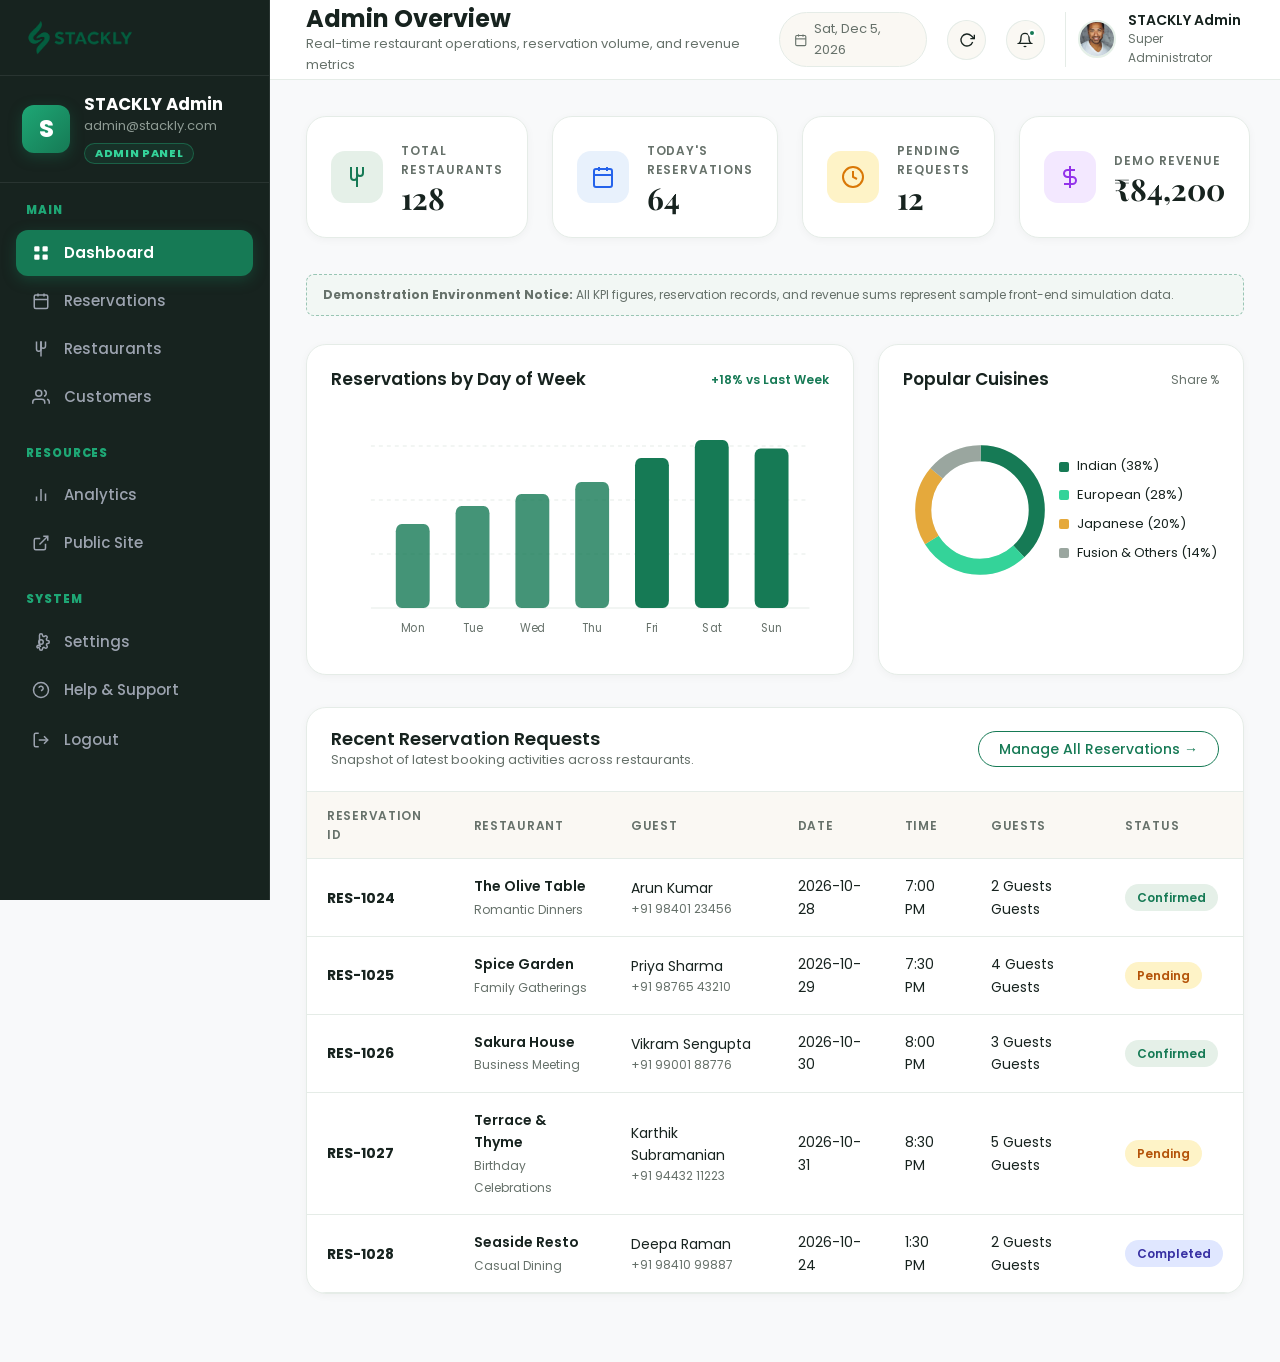
<file: AdminDashboard.html>
<!DOCTYPE html>
<html lang="en">
<head>
  <meta charset="UTF-8">
  <meta name="viewport" content="width=device-width, initial-scale=1.0">
  <title>Admin Dashboard — STACKLY</title>
  <meta name="description" content="STACKLY Restaurant Management & Table Reservation Admin Portal.">
  <link rel="icon" type="image/webp" href="images/logo.webp">

  <link rel="stylesheet" href="css/style.css?v=2">
  <link rel="stylesheet" href="css/responsive.css">
  <link rel="stylesheet" href="css/dashboard.css?v=3">
  <link rel="stylesheet" href="css/admin-dashboard.css">

  <script src="https://cdnjs.cloudflare.com/ajax/libs/gsap/3.12.5/gsap.min.js" defer></script>

  <script src="js/restaurant-data.js?v=3" defer></script>
  <script src="js/dashboard.js?v=4" defer></script>
  <script src="js/admin-dashboard.js?v=3" defer></script>
</head>
<body class="dashboard-body">

  <div class="dashboard-layout">
    <!-- Sidebar -->
    <aside class="dashboard-sidebar">
      <div class="sidebar-header">
        <a href="index.html" class="sidebar-brand" aria-label="STACKLY Home">
          <img src="images/logo.webp" alt="STACKLY Logo">
        </a>
        <button class="sidebar-close-btn" aria-label="Close sidebar">
          <svg width="20" height="20" viewBox="0 0 24 24" fill="none" stroke="currentColor" stroke-width="2"><line x1="18" y1="6" x2="6" y2="18"></line><line x1="6" y1="6" x2="18" y2="18"></line></svg>
        </button>
      </div>

      <!-- User Profile Card -->
      <div class="sidebar-user-card">
        <div class="user-avatar-purple">S</div>
        <div class="user-details">
          <div class="user-name">STACKLY Admin</div>
          <div class="user-email">admin@stackly.com</div>
          <span class="user-panel-badge">ADMIN PANEL</span>
        </div>
      </div>

      <nav class="sidebar-nav">
        <!-- MAIN -->
        <div class="sidebar-group-title">MAIN</div>
        <a href="#dashboard" class="sidebar-link active" data-view="dashboard" data-title="Admin Overview" data-subtitle="Real-time restaurant operations, reservation volume, and revenue metrics">
          <svg viewBox="0 0 24 24" fill="currentColor"><rect x="3" y="3" width="7" height="7" rx="1.5"></rect><rect x="14" y="3" width="7" height="7" rx="1.5"></rect><rect x="14" y="14" width="7" height="7" rx="1.5"></rect><rect x="3" y="14" width="7" height="7" rx="1.5"></rect></svg>
          <span>Dashboard</span>
        </a>
        <a href="#reservations" class="sidebar-link" data-view="reservations" data-title="Reservation Management" data-subtitle="Review, filter, approve, modify status, and manage all dining bookings">
          <svg viewBox="0 0 24 24" fill="none" stroke="currentColor" stroke-width="2"><rect x="3" y="4" width="18" height="18" rx="2" ry="2"></rect><line x1="16" y1="2" x2="16" y2="6"></line><line x1="8" y1="2" x2="8" y2="6"></line><line x1="3" y1="10" x2="21" y2="10"></line></svg>
          <span>Reservations</span>
        </a>
        <a href="#restaurants" class="sidebar-link" data-view="restaurants" data-title="Restaurant Directory" data-subtitle="Add, edit, curate, and maintain partnered dining establishments across all cities">
          <svg viewBox="0 0 24 24" fill="none" stroke="currentColor" stroke-width="2"><path d="M18 2v6a3 3 0 0 1-3 3 3 3 0 0 1-3-3V2"></path><path d="M12 2v20"></path><path d="M6 2v10a3 3 0 0 0 3 3 3 3 0 0 0 3-3V2"></path></svg>
          <span>Restaurants</span>
        </a>
        <a href="#customers" class="sidebar-link" data-view="customers" data-title="Patron & Customer Management" data-subtitle="Manage registered diners, loyalty tiers, booking frequency, and patron accounts">
          <svg viewBox="0 0 24 24" fill="none" stroke="currentColor" stroke-width="2"><path d="M17 21v-2a4 4 0 0 0-4-4H5a4 4 0 0 0-4 4v2"></path><circle cx="9" cy="7" r="4"></circle><path d="M23 21v-2a4 4 0 0 0-3-3.87"></path><path d="M16 3.13a4 4 0 0 1 0 7.75"></path></svg>
          <span>Customers</span>
        </a>

        <!-- RESOURCES -->
        <div class="sidebar-group-title">RESOURCES</div>
        <a href="#analytics" class="sidebar-link" data-view="analytics" data-title="Culinary & Revenue Analytics" data-subtitle="Deep-dive operational metrics, peak booking hours, capacity utilization, and party sizes">
          <svg viewBox="0 0 24 24" fill="none" stroke="currentColor" stroke-width="2"><line x1="18" y1="20" x2="18" y2="10"></line><line x1="12" y1="20" x2="12" y2="4"></line><line x1="6" y1="20" x2="6" y2="14"></line></svg>
          <span>Analytics</span>
        </a>
        <a href="index.html" class="sidebar-link" target="_blank">
          <svg viewBox="0 0 24 24" fill="none" stroke="currentColor" stroke-width="2"><path d="M18 13v6a2 2 0 0 1-2 2H5a2 2 0 0 1-2-2V8a2 2 0 0 1 2-2h6"></path><polyline points="15 3 21 3 21 9"></polyline><line x1="10" y1="14" x2="21" y2="3"></line></svg>
          <span>Public Site</span>
        </a>

        <!-- SYSTEM -->
        <div class="sidebar-group-title">SYSTEM</div>
        <a href="#settings" class="sidebar-link" data-view="settings" data-title="System & Platform Settings" data-subtitle="Configure global booking parameters, advance reservation windows, and notification engines">
          <svg viewBox="0 0 24 24" fill="none" stroke="currentColor" stroke-width="2"><circle cx="12" cy="12" r="3"></circle><path d="M19.4 15a1.65 1.65 0 0 0 .33 1.82l.06.06a2 2 0 0 1 0 2.83 2 2 0 0 1-2.83 0l-.06-.06a1.65 1.65 0 0 0-1.82-.33 1.65 1.65 0 0 0-1 1.51V21a2 2 0 0 1-2 2 2 2 0 0 1-2-2v-.09A1.65 1.65 0 0 0 9 19.4a1.65 1.65 0 0 0-1.82.33l-.06.06a2 2 0 0 1 0-2.83 2 2 0 0 1 2.83 0l.06.06a1.65 1.65 0 0 0 1.82.33H9a1.65 1.65 0 0 0 1-1.51V3a2 2 0 0 1 2-2 2 2 0 0 1 2 2v.09a1.65 1.65 0 0 0 1 1.51 1.65 1.65 0 0 0 1.82-.33l.06-.06a2 2 0 0 1 2.83 0 2 2 0 0 1 0 2.83l-.06.06a1.65 1.65 0 0 0-.33 1.82V9a1.65 1.65 0 0 0 1.51 1H21a2 2 0 0 1 2 2 2 2 0 0 1-2 2h-.09a1.65 1.65 0 0 0-1.51 1z"></path></svg>
          <span>Settings</span>
        </a>
        <a href="#help" class="sidebar-link" data-view="help" data-title="Admin Help & System Health" data-subtitle="System operational status, administrative documentation, and audit event logs">
          <svg viewBox="0 0 24 24" fill="none" stroke="currentColor" stroke-width="2"><circle cx="12" cy="12" r="10"></circle><path d="M9.09 9a3 3 0 0 1 5.83 1c0 2-3 3-3 3"></path><line x1="12" y1="17" x2="12.01" y2="17"></line></svg>
          <span>Help & Support</span>
        </a>
        <a href="login.html" class="sidebar-link sidebar-logout-btn">
          <svg viewBox="0 0 24 24" fill="none" stroke="currentColor" stroke-width="2"><path d="M9 21H5a2 2 0 0 1-2-2V5a2 2 0 0 1 2-2h4"></path><polyline points="16 17 21 12 16 7"></polyline><line x1="21" y1="12" x2="9" y2="12"></line></svg>
          <span>Logout</span>
        </a>
      </nav>
    </aside>

    <!-- Mobile Sidebar Backdrop Overlay -->
    <div class="dashboard-backdrop"></div>

    <!-- Main Content -->
    <main class="dashboard-main">
      <!-- Header -->
      <header class="dashboard-header">
        <div class="header-left">
          <button class="dashboard-mobile-toggle" aria-label="Toggle menu">
            <svg width="24" height="24" viewBox="0 0 24 24" fill="none" stroke="currentColor" stroke-width="2"><line x1="3" y1="12" x2="21" y2="12"></line><line x1="3" y1="6" x2="21" y2="6"></line><line x1="3" y1="18" x2="21" y2="18"></line></svg>
          </button>
          <div>
            <h1 class="dashboard-page-title">Admin Overview</h1>
            <p class="dashboard-page-subtitle" style="font-size: 0.8125rem; color: var(--color-muted);">Demonstration restaurant table management portal</p>
          </div>
        </div>

        <div class="header-right">
          <div class="header-date-badge">
            <svg width="14" height="14" viewBox="0 0 24 24" fill="none" stroke="currentColor" stroke-width="2"><rect x="3" y="4" width="18" height="18" rx="2" ry="2"></rect><line x1="16" y1="2" x2="16" y2="6"></line><line x1="8" y1="2" x2="8" y2="6"></line><line x1="3" y1="10" x2="21" y2="10"></line></svg>
            <span>Today</span>
          </div>

          <!-- Refresh Notifications Button -->
          <button class="header-action-btn" id="refreshNotificationsBtn" title="Refresh demonstration data">
            <svg width="16" height="16" viewBox="0 0 24 24" fill="none" stroke="currentColor" stroke-width="2"><path d="M23 4v6h-6"></path><path d="M20.49 15a9 9 0 1 1-2.12-9.36L23 10"></path></svg>
          </button>

          <!-- Notification Bell -->
          <div class="header-action-btn" title="4 new notifications">
            <svg width="16" height="16" viewBox="0 0 24 24" fill="none" stroke="currentColor" stroke-width="2"><path d="M18 8A6 6 0 0 0 6 8c0 7-3 9-3 9h18s-3-2-3-9"></path><path d="M13.73 21a2 2 0 0 1-3.46 0"></path></svg>
            <span class="badge-dot"></span>
          </div>

          <!-- User Info Profile -->
          <div class="header-user-profile">
            <img src="assets/images/user-avatar-2.webp" alt="Admin" class="user-avatar-mini">
            <div class="user-info-text">
              <h4>STACKLY Admin</h4>
              <p>Super Administrator</p>
            </div>
          </div>
        </div>
      </header>

      <!-- Dashboard Multi-View Content -->
      <div class="dashboard-content">

        <!-- ===================================================================
             VIEW 1: ADMIN OVERVIEW (KPIs, Charts, Snapshot)
             =================================================================== -->
        <div class="dashboard-view active" id="view-dashboard">
          <!-- 4 KPI Cards (Animated Counter Values) -->
          <div class="kpi-grid">
            <div class="kpi-card">
              <div class="kpi-icon green">
                <svg width="24" height="24" viewBox="0 0 24 24" fill="none" stroke="currentColor" stroke-width="2"><path d="M18 2v6a3 3 0 0 1-3 3 3 3 0 0 1-3-3V2"></path><path d="M12 2v20"></path><path d="M6 2v10a3 3 0 0 0 3 3 3 3 0 0 0 3-3V2"></path></svg>
              </div>
              <div>
                <div class="kpi-label">TOTAL RESTAURANTS</div>
                <div class="kpi-value" id="kpiTotalRestaurants">128</div>
              </div>
            </div>

            <div class="kpi-card">
              <div class="kpi-icon blue">
                <svg width="24" height="24" viewBox="0 0 24 24" fill="none" stroke="currentColor" stroke-width="2"><rect x="3" y="4" width="18" height="18" rx="2" ry="2"></rect><line x1="16" y1="2" x2="16" y2="6"></line><line x1="8" y1="2" x2="8" y2="6"></line><line x1="3" y1="10" x2="21" y2="10"></line></svg>
              </div>
              <div>
                <div class="kpi-label">TODAY'S RESERVATIONS</div>
                <div class="kpi-value" id="kpiTodayReservations">64</div>
              </div>
            </div>

            <div class="kpi-card">
              <div class="kpi-icon amber">
                <svg width="24" height="24" viewBox="0 0 24 24" fill="none" stroke="currentColor" stroke-width="2"><circle cx="12" cy="12" r="10"></circle><polyline points="12 6 12 12 16 14"></polyline></svg>
              </div>
              <div>
                <div class="kpi-label">PENDING REQUESTS</div>
                <div class="kpi-value" id="kpiPendingRequests">12</div>
              </div>
            </div>

            <div class="kpi-card">
              <div class="kpi-icon purple">
                <svg width="24" height="24" viewBox="0 0 24 24" fill="none" stroke="currentColor" stroke-width="2"><line x1="12" y1="1" x2="12" y2="23"></line><path d="M17 5H9.5a3.5 3.5 0 0 0 0 7h5a3.5 3.5 0 0 1 0 7H6"></path></svg>
              </div>
              <div>
                <div class="kpi-label">DEMO REVENUE</div>
                <div class="kpi-value" id="kpiDemoRevenue">₹84,200</div>
              </div>
            </div>
          </div>

          <div style="background-color: var(--color-sage-light); border: 1px dashed rgba(22, 122, 85, 0.4); padding: 10px 16px; border-radius: 8px; font-size: 0.75rem; color: var(--color-muted); margin-bottom: 28px;">
            <strong>Demonstration Environment Notice:</strong> All KPI figures, reservation records, and revenue sums represent sample front-end simulation data.
          </div>

          <!-- Interactive Analytics Charts Grid -->
          <div class="charts-grid">
            <!-- Chart 1: Daily Reservations -->
            <div class="chart-card">
              <div class="chart-card-header">
                <h3>Reservations by Day of Week</h3>
                <span style="font-size: 0.75rem; color: var(--color-green); font-weight: 600;">+18% vs Last Week</span>
              </div>
              <div class="chart-svg-container">
                <svg viewBox="0 0 500 200" preserveAspectRatio="none">
                  <line x1="40" y1="30" x2="480" y2="30" stroke="#E5ECE7" stroke-dasharray="4"/>
                  <line x1="40" y1="75" x2="480" y2="75" stroke="#E5ECE7" stroke-dasharray="4"/>
                  <line x1="40" y1="120" x2="480" y2="120" stroke="#E5ECE7" stroke-dasharray="4"/>
                  <line x1="40" y1="165" x2="480" y2="165" stroke="#E5ECE7"/>

                  <rect x="65" y="95" width="34" height="70" rx="6" fill="#167A55" fill-opacity="0.8"/>
                  <text x="82" y="185" font-size="11" text-anchor="middle" fill="#66716A">Mon</text>

                  <rect x="125" y="80" width="34" height="85" rx="6" fill="#167A55" fill-opacity="0.8"/>
                  <text x="142" y="185" font-size="11" text-anchor="middle" fill="#66716A">Tue</text>

                  <rect x="185" y="70" width="34" height="95" rx="6" fill="#167A55" fill-opacity="0.8"/>
                  <text x="202" y="185" font-size="11" text-anchor="middle" fill="#66716A">Wed</text>

                  <rect x="245" y="60" width="34" height="105" rx="6" fill="#167A55" fill-opacity="0.8"/>
                  <text x="262" y="185" font-size="11" text-anchor="middle" fill="#66716A">Thu</text>

                  <rect x="305" y="40" width="34" height="125" rx="6" fill="#167A55"/>
                  <text x="322" y="185" font-size="11" text-anchor="middle" fill="#66716A">Fri</text>

                  <rect x="365" y="25" width="34" height="140" rx="6" fill="#167A55"/>
                  <text x="382" y="185" font-size="11" text-anchor="middle" fill="#66716A">Sat</text>

                  <rect x="425" y="32" width="34" height="133" rx="6" fill="#167A55"/>
                  <text x="442" y="185" font-size="11" text-anchor="middle" fill="#66716A">Sun</text>
                </svg>
              </div>
            </div>

            <!-- Chart 2: Popular Cuisines Breakdown -->
            <div class="chart-card">
              <div class="chart-card-header">
                <h3>Popular Cuisines</h3>
                <span style="font-size: 0.75rem; color: var(--color-muted);">Share %</span>
              </div>
              <div style="display: flex; align-items: center; justify-content: space-around; height: 200px;">
                <svg width="150" height="150" viewBox="0 0 42 42">
                  <circle cx="21" cy="21" r="15.9" fill="transparent" stroke="#E5ECE7" stroke-width="4.5"></circle>
                  <circle cx="21" cy="21" r="15.9" fill="transparent" stroke="#167A55" stroke-width="4.5" stroke-dasharray="38 62" stroke-dashoffset="25"></circle>
                  <circle cx="21" cy="21" r="15.9" fill="transparent" stroke="#34D399" stroke-width="4.5" stroke-dasharray="28 72" stroke-dashoffset="-13"></circle>
                  <circle cx="21" cy="21" r="15.9" fill="transparent" stroke="#E5A93C" stroke-width="4.5" stroke-dasharray="20 80" stroke-dashoffset="-41"></circle>
                  <circle cx="21" cy="21" r="15.9" fill="transparent" stroke="#9AA69F" stroke-width="4.5" stroke-dasharray="14 86" stroke-dashoffset="-61"></circle>
                </svg>

                <div style="display: flex; flex-direction: column; gap: 8px; font-size: 0.8125rem;">
                  <div style="display: flex; align-items: center; gap: 8px;"><span style="width: 10px; height: 10px; background: #167A55; border-radius: 2px;"></span> Indian (38%)</div>
                  <div style="display: flex; align-items: center; gap: 8px;"><span style="width: 10px; height: 10px; background: #34D399; border-radius: 2px;"></span> European (28%)</div>
                  <div style="display: flex; align-items: center; gap: 8px;"><span style="width: 10px; height: 10px; background: #E5A93C; border-radius: 2px;"></span> Japanese (20%)</div>
                  <div style="display: flex; align-items: center; gap: 8px;"><span style="width: 10px; height: 10px; background: #9AA69F; border-radius: 2px;"></span> Fusion & Others (14%)</div>
                </div>
              </div>
            </div>
          </div>

          <!-- Recent Reservation Requests Snapshot Table -->
          <div class="dashboard-card">
            <div class="dashboard-card-header">
              <div>
                <h3>Recent Reservation Requests</h3>
                <p style="font-size: 0.8125rem; color: var(--color-muted);">Snapshot of latest booking activities across restaurants.</p>
              </div>
              <button class="btn btn-outline-green btn-sm" data-jump-view="reservations">Manage All Reservations →</button>
            </div>

            <div class="table-responsive">
              <table class="custom-table">
                <thead>
                  <tr>
                    <th>Reservation ID</th>
                    <th>Restaurant</th>
                    <th>Guest</th>
                    <th>Date</th>
                    <th>Time</th>
                    <th>Guests</th>
                    <th>Status</th>
                  </tr>
                </thead>
                <tbody id="adminOverviewReservationsTableBody">
                  <!-- Rendered dynamically by js/admin-dashboard.js -->
                </tbody>
              </table>
            </div>
          </div>
        </div>

        <!-- ===================================================================
             VIEW 2: RESERVATIONS MANAGEMENT (Master View)
             =================================================================== -->
        <div class="dashboard-view" id="view-reservations">
          <div class="dashboard-card">
            <div class="dashboard-card-header">
              <div>
                <h3>Reservation Management Master Table</h3>
                <p style="font-size: 0.8125rem; color: var(--color-muted);">Filter, review, approve, modify status, and manage all guest reservations.</p>
              </div>

              <!-- Toolbar Filters -->
              <div style="display: flex; gap: 12px; align-items: center; flex-wrap: wrap;">
                <div class="search-input-wrap" style="max-width: 240px;">
                  <svg width="16" height="16" viewBox="0 0 24 24" fill="none" stroke="currentColor" stroke-width="2"><circle cx="11" cy="11" r="8"></circle><line x1="21" y1="21" x2="16.65" y2="16.65"></line></svg>
                  <input type="text" id="adminResSearch" placeholder="Search ID, guest, venue...">
                </div>

                <select id="adminResStatusFilter" class="filter-select" style="padding: 8px 14px; font-size: 0.8125rem;">
                  <option value="all">All Statuses</option>
                  <option value="Confirmed">Confirmed</option>
                  <option value="Pending">Pending</option>
                  <option value="Completed">Completed</option>
                  <option value="Cancelled">Cancelled</option>
                </select>

                <button class="btn btn-secondary btn-sm" id="exportReservationsBtn" title="Export reservations to CSV">
                  <svg width="14" height="14" viewBox="0 0 24 24" fill="none" stroke="currentColor" stroke-width="2"><path d="M21 15v4a2 2 0 0 1-2 2H5a2 2 0 0 1-2-2v-4"></path><polyline points="7 10 12 15 17 10"></polyline><line x1="12" y1="15" x2="12" y2="3"></line></svg>
                  <span>Export CSV</span>
                </button>
              </div>
            </div>

            <div class="table-responsive">
              <table class="custom-table">
                <thead>
                  <tr>
                    <th>Reservation ID</th>
                    <th>Restaurant</th>
                    <th>Guest</th>
                    <th>Date</th>
                    <th>Time</th>
                    <th>Guests</th>
                    <th>Status (Changeable)</th>
                    <th>Actions</th>
                  </tr>
                </thead>
                <tbody id="adminReservationsTableBody">
                  <!-- Rendered dynamically by js/admin-dashboard.js -->
                </tbody>
              </table>
            </div>
          </div>
        </div>

        <!-- ===================================================================
             VIEW 3: RESTAURANT DIRECTORY (CRUD Management)
             =================================================================== -->
        <div class="dashboard-view" id="view-restaurants">
          <div class="dashboard-card">
            <div class="dashboard-card-header">
              <div>
                <h3>Restaurant Listings Directory</h3>
                <p style="font-size: 0.8125rem; color: var(--color-muted);">Manage approved dining establishments, cuisines, cities, and pricing.</p>
              </div>
              <button class="btn btn-primary btn-sm" id="openAddRestaurantModalBtn">
                <svg width="15" height="15" viewBox="0 0 24 24" fill="none" stroke="currentColor" stroke-width="2"><line x1="12" y1="5" x2="12" y2="19"></line><line x1="5" y1="12" x2="19" y2="12"></line></svg>
                <span>Add Restaurant</span>
              </button>
            </div>

            <div class="table-responsive">
              <table class="custom-table">
                <thead>
                  <tr>
                    <th>Restaurant & Category</th>
                    <th>Cuisine</th>
                    <th>City</th>
                    <th>Rating</th>
                    <th>Avg Price</th>
                    <th>Status</th>
                    <th>Actions</th>
                  </tr>
                </thead>
                <tbody id="adminRestaurantMgmtBody">
                  <!-- Rendered dynamically by js/admin-dashboard.js -->
                </tbody>
              </table>
            </div>
          </div>
        </div>

        <!-- ===================================================================
             VIEW 4: CUSTOMERS / PATRON MANAGEMENT
             =================================================================== -->
        <div class="dashboard-view" id="view-customers">
          <div class="dashboard-card">
            <div class="dashboard-card-header">
              <div>
                <h3>Patron & Customer Management</h3>
                <p style="font-size: 0.8125rem; color: var(--color-muted);">Demonstration registered guests, VIP memberships, and dining counts.</p>
              </div>

              <div class="search-input-wrap" style="max-width: 260px;">
                <svg width="16" height="16" viewBox="0 0 24 24" fill="none" stroke="currentColor" stroke-width="2"><circle cx="11" cy="11" r="8"></circle><line x1="21" y1="21" x2="16.65" y2="16.65"></line></svg>
                <input type="text" id="adminCustomerSearchInput" placeholder="Search patrons by name or email...">
              </div>
            </div>

            <div class="table-responsive">
              <table class="custom-table">
                <thead>
                  <tr>
                    <th>Customer ID</th>
                    <th>Name & Email</th>
                    <th>Phone</th>
                    <th>Booking History</th>
                    <th>Account Status</th>
                    <th>Member Since</th>
                  </tr>
                </thead>
                <tbody id="adminCustomersTableBody">
                  <!-- Rendered dynamically by js/admin-dashboard.js -->
                </tbody>
              </table>
            </div>
          </div>
        </div>

        <!-- ===================================================================
             VIEW 5: EXTENDED ANALYTICS & REVENUE
             =================================================================== -->
        <div class="dashboard-view" id="view-analytics">
          <!-- 4 Analytics Metric Cards -->
          <div class="kpi-grid">
            <div class="kpi-card">
              <div class="kpi-icon green">
                <svg width="24" height="24" viewBox="0 0 24 24" fill="none" stroke="currentColor" stroke-width="2"><line x1="12" y1="1" x2="12" y2="23"></line><path d="M17 5H9.5a3.5 3.5 0 0 0 0 7h5a3.5 3.5 0 0 1 0 7H6"></path></svg>
              </div>
              <div>
                <div class="kpi-label">AVG SPEND / TABLE</div>
                <div class="kpi-value">₹3,450</div>
              </div>
            </div>

            <div class="kpi-card">
              <div class="kpi-icon blue">
                <svg width="24" height="24" viewBox="0 0 24 24" fill="none" stroke="currentColor" stroke-width="2"><circle cx="12" cy="12" r="10"></circle><polyline points="12 6 12 12 16 14"></polyline></svg>
              </div>
              <div>
                <div class="kpi-label">TABLE TURNOVER RATE</div>
                <div class="kpi-value">1.8x</div>
              </div>
            </div>

            <div class="kpi-card">
              <div class="kpi-icon amber">
                <svg width="24" height="24" viewBox="0 0 24 24" fill="none" stroke="currentColor" stroke-width="2"><path d="M18 8A6 6 0 0 0 6 8c0 7-3 9-3 9h18s-3-2-3-9"></path><path d="M13.73 21a2 2 0 0 1-3.46 0"></path></svg>
              </div>
              <div>
                <div class="kpi-label">PEAK SEATING HOUR</div>
                <div class="kpi-value">8:00 PM</div>
              </div>
            </div>

            <div class="kpi-card">
              <div class="kpi-icon purple">
                <svg width="24" height="24" viewBox="0 0 24 24" fill="none" stroke="currentColor" stroke-width="2"><path d="M22 11.08V12a10 10 0 1 1-5.93-9.14"></path><polyline points="22 4 12 14.01 9 11.01"></polyline></svg>
              </div>
              <div>
                <div class="kpi-label">NO-SHOW RATE</div>
                <div class="kpi-value">1.8%</div>
              </div>
            </div>
          </div>

          <div class="charts-grid" style="margin-bottom: 24px;">
            <!-- Hourly Traffic -->
            <div class="chart-card">
              <div class="chart-card-header">
                <h3>Hourly Seating Volume (12 PM – 11 PM)</h3>
                <span style="font-size: 0.75rem; color: var(--color-green); font-weight: 600;">Peak at 8:00 PM</span>
              </div>
              <div class="chart-svg-container">
                <svg viewBox="0 0 500 200" preserveAspectRatio="none">
                  <line x1="40" y1="30" x2="480" y2="30" stroke="#E5ECE7" stroke-dasharray="4"/>
                  <line x1="40" y1="80" x2="480" y2="80" stroke="#E5ECE7" stroke-dasharray="4"/>
                  <line x1="40" y1="130" x2="480" y2="130" stroke="#E5ECE7" stroke-dasharray="4"/>
                  <line x1="40" y1="170" x2="480" y2="170" stroke="#E5ECE7"/>

                  <!-- Bars for hours: 12PM, 2PM, 4PM, 6PM, 7PM, 8PM, 9PM, 10PM -->
                  <rect x="55" y="110" width="30" height="60" rx="4" fill="#34D399"/>
                  <text x="70" y="188" font-size="10" text-anchor="middle" fill="#66716A">12 PM</text>

                  <rect x="105" y="130" width="30" height="40" rx="4" fill="#34D399"/>
                  <text x="120" y="188" font-size="10" text-anchor="middle" fill="#66716A">2 PM</text>

                  <rect x="155" y="150" width="30" height="20" rx="4" fill="#34D399"/>
                  <text x="170" y="188" font-size="10" text-anchor="middle" fill="#66716A">4 PM</text>

                  <rect x="205" y="80" width="30" height="90" rx="4" fill="#167A55"/>
                  <text x="220" y="188" font-size="10" text-anchor="middle" fill="#66716A">6 PM</text>

                  <rect x="255" y="45" width="30" height="125" rx="4" fill="#167A55"/>
                  <text x="270" y="188" font-size="10" text-anchor="middle" fill="#66716A">7 PM</text>

                  <rect x="305" y="20" width="30" height="150" rx="4" fill="#167A55"/>
                  <text x="320" y="188" font-size="10" text-anchor="middle" fill="#167A55" font-weight="700">8 PM</text>

                  <rect x="355" y="35" width="30" height="135" rx="4" fill="#167A55"/>
                  <text x="370" y="188" font-size="10" text-anchor="middle" fill="#66716A">9 PM</text>

                  <rect x="405" y="90" width="30" height="80" rx="4" fill="#34D399"/>
                  <text x="420" y="188" font-size="10" text-anchor="middle" fill="#66716A">10 PM</text>
                </svg>
              </div>
            </div>

            <!-- Party Size Breakdown -->
            <div class="chart-card">
              <div class="chart-card-header">
                <h3>Party Size Distribution</h3>
                <span style="font-size: 0.75rem; color: var(--color-muted);">Guest count</span>
              </div>
              <div style="display: flex; align-items: center; justify-content: space-around; height: 200px;">
                <svg width="150" height="150" viewBox="0 0 42 42">
                  <circle cx="21" cy="21" r="15.9" fill="transparent" stroke="#E5ECE7" stroke-width="4.5"></circle>
                  <!-- 2 Guests: 48% -->
                  <circle cx="21" cy="21" r="15.9" fill="transparent" stroke="#167A55" stroke-width="4.5" stroke-dasharray="48 52" stroke-dashoffset="25"></circle>
                  <!-- 4 Guests: 32% -->
                  <circle cx="21" cy="21" r="15.9" fill="transparent" stroke="#34D399" stroke-width="4.5" stroke-dasharray="32 68" stroke-dashoffset="-23"></circle>
                  <!-- 6+ Guests: 20% -->
                  <circle cx="21" cy="21" r="15.9" fill="transparent" stroke="#E5A93C" stroke-width="4.5" stroke-dasharray="20 80" stroke-dashoffset="-55"></circle>
                </svg>

                <div style="display: flex; flex-direction: column; gap: 8px; font-size: 0.8125rem;">
                  <div style="display: flex; align-items: center; gap: 8px;"><span style="width: 10px; height: 10px; background: #167A55; border-radius: 2px;"></span> 2 Guests (48%)</div>
                  <div style="display: flex; align-items: center; gap: 8px;"><span style="width: 10px; height: 10px; background: #34D399; border-radius: 2px;"></span> 4 Guests (32%)</div>
                  <div style="display: flex; align-items: center; gap: 8px;"><span style="width: 10px; height: 10px; background: #E5A93C; border-radius: 2px;"></span> 6+ Guests (20%)</div>
                </div>
              </div>
            </div>
          </div>

          <!-- City Volume Breakdown -->
          <div class="dashboard-card">
            <div class="dashboard-card-header">
              <div>
                <h3>City Booking Share & Venue Saturation</h3>
                <p style="font-size: 0.8125rem; color: var(--color-muted);">Regional volume performance across key metropolitan clusters.</p>
              </div>
            </div>

            <div style="padding: 24px;">
              <div style="display: flex; flex-direction: column; gap: 16px;">
                <div>
                  <div style="display: flex; justify-content: space-between; font-size: 0.875rem; margin-bottom: 6px;">
                    <span style="font-weight: 600;">Chennai Cluster (42%)</span>
                    <span style="color: var(--color-muted);">54 Restaurants • 268 Daily Bookings</span>
                  </div>
                  <div style="height: 10px; background: #E5ECE7; border-radius: 9999px; overflow: hidden;">
                    <div style="width: 42%; height: 100%; background: #167A55; border-radius: 9999px;"></div>
                  </div>
                </div>

                <div>
                  <div style="display: flex; justify-content: space-between; font-size: 0.875rem; margin-bottom: 6px;">
                    <span style="font-weight: 600;">Bengaluru Cluster (38%)</span>
                    <span style="color: var(--color-muted);">48 Restaurants • 242 Daily Bookings</span>
                  </div>
                  <div style="height: 10px; background: #E5ECE7; border-radius: 9999px; overflow: hidden;">
                    <div style="width: 38%; height: 100%; background: #34D399; border-radius: 9999px;"></div>
                  </div>
                </div>

                <div>
                  <div style="display: flex; justify-content: space-between; font-size: 0.875rem; margin-bottom: 6px;">
                    <span style="font-weight: 600;">Coimbatore Cluster (12%)</span>
                    <span style="color: var(--color-muted);">16 Restaurants • 78 Daily Bookings</span>
                  </div>
                  <div style="height: 10px; background: #E5ECE7; border-radius: 9999px; overflow: hidden;">
                    <div style="width: 12%; height: 100%; background: #E5A93C; border-radius: 9999px;"></div>
                  </div>
                </div>

                <div>
                  <div style="display: flex; justify-content: space-between; font-size: 0.875rem; margin-bottom: 6px;">
                    <span style="font-weight: 600;">Salem Cluster (8%)</span>
                    <span style="color: var(--color-muted);">10 Restaurants • 52 Daily Bookings</span>
                  </div>
                  <div style="height: 10px; background: #E5ECE7; border-radius: 9999px; overflow: hidden;">
                    <div style="width: 8%; height: 100%; background: #9AA69F; border-radius: 9999px;"></div>
                  </div>
                </div>
              </div>
            </div>
          </div>
        </div>

        <!-- ===================================================================
             VIEW 6: PLATFORM & SYSTEM SETTINGS
             =================================================================== -->
        <div class="dashboard-view" id="view-settings">
          <div class="dashboard-card">
            <div class="dashboard-card-header">
              <div>
                <h3>Global Platform & Reservation Rules</h3>
                <p style="font-size: 0.8125rem; color: var(--color-muted);">Configure table hold rules, reservation windows, and notification engines.</p>
              </div>
            </div>

            <div style="padding: 32px;">
              <form id="adminSettingsForm">
                <div class="form-grid">
                  <div class="form-group">
                    <label class="form-label">Advance Booking Window (Days)</label>
                    <input type="number" class="form-control" value="30" min="1" max="90" required>
                  </div>
                  <div class="form-group">
                    <label class="form-label">Table Hold Grace Period (Minutes)</label>
                    <input type="number" class="form-control" value="15" min="5" max="60" required>
                  </div>
                  <div class="form-group">
                    <label class="form-label">Max Party Size for Instant Booking</label>
                    <input type="number" class="form-control" value="10" min="2" max="50" required>
                  </div>
                  <div class="form-group">
                    <label class="form-label">Platform Service Fee (%)</label>
                    <input type="number" class="form-control" value="5" min="0" max="25" step="0.5" required>
                  </div>
                </div>

                <div style="margin-top: 24px; padding-top: 24px; border-top: 1px solid var(--color-border);">
                  <h4 style="font-size: 1rem; font-weight: 600; margin-bottom: 12px;">Notification & Automation Gateways</h4>
                  <div style="display: flex; flex-direction: column; gap: 12px;">
                    <label style="display: flex; align-items: center; gap: 10px; font-size: 0.875rem; cursor: pointer;">
                      <input type="checkbox" checked style="accent-color: var(--color-green);">
                      <span>Automated SMS Confirmation to guests upon booking approval</span>
                    </label>
                    <label style="display: flex; align-items: center; gap: 10px; font-size: 0.875rem; cursor: pointer;">
                      <input type="checkbox" checked style="accent-color: var(--color-green);">
                      <span>Automated Email Reminder dispatched 24 hours prior to reservation</span>
                    </label>
                    <label style="display: flex; align-items: center; gap: 10px; font-size: 0.875rem; cursor: pointer;">
                      <input type="checkbox" checked style="accent-color: var(--color-green);">
                      <span>Auto-expire unconfirmed pending requests after 2 hours</span>
                    </label>
                  </div>
                </div>

                <button type="submit" class="btn btn-primary" style="margin-top: 24px;">
                  <span>Save Platform Settings</span>
                </button>
              </form>
            </div>
          </div>
        </div>

        <!-- ===================================================================
             VIEW 7: ADMIN HELP & SYSTEM HEALTH
             =================================================================== -->
        <div class="dashboard-view" id="view-help">
          <!-- System Health Grid -->
          <div class="system-health-grid">
            <div class="health-status-card">
              <div style="display: flex; align-items: center; justify-content: space-between;">
                <span style="font-size: 0.75rem; font-weight: 700; color: var(--color-muted);">DATABASE CLUSTER</span>
                <span class="health-indicator-dot"></span>
              </div>
              <div style="font-size: 1.125rem; font-weight: 700; color: var(--color-charcoal);">99.98% Uptime</div>
              <span style="font-size: 0.75rem; color: var(--color-green);">PostgreSQL Primary • Healthy</span>
            </div>

            <div class="health-status-card">
              <div style="display: flex; align-items: center; justify-content: space-between;">
                <span style="font-size: 0.75rem; font-weight: 700; color: var(--color-muted);">TABLE ALLOCATION API</span>
                <span class="health-indicator-dot"></span>
              </div>
              <div style="font-size: 1.125rem; font-weight: 700; color: var(--color-charcoal);">38ms Latency</div>
              <span style="font-size: 0.75rem; color: var(--color-green);">Optimal Throughput</span>
            </div>

            <div class="health-status-card">
              <div style="display: flex; align-items: center; justify-content: space-between;">
                <span style="font-size: 0.75rem; font-weight: 700; color: var(--color-muted);">SMS NOTIFICATION GATEWAY</span>
                <span class="health-indicator-dot"></span>
              </div>
              <div style="font-size: 1.125rem; font-weight: 700; color: var(--color-charcoal);">Connected</div>
              <span style="font-size: 0.75rem; color: var(--color-green);">Delivery rate 99.4%</span>
            </div>

            <div class="health-status-card">
              <div style="display: flex; align-items: center; justify-content: space-between;">
                <span style="font-size: 0.75rem; font-weight: 700; color: var(--color-muted);">CLOUD BACKUP</span>
                <span class="health-indicator-dot"></span>
              </div>
              <div style="font-size: 1.125rem; font-weight: 700; color: var(--color-charcoal);">Synced 5m ago</div>
              <span style="font-size: 0.75rem; color: var(--color-green);">Zero replication lag</span>
            </div>
          </div>

          <!-- Administrative Audit Log Table -->
          <div class="dashboard-card">
            <div class="dashboard-card-header">
              <div>
                <h3>Administrative Audit & Security Logs</h3>
                <p style="font-size: 0.8125rem; color: var(--color-muted);">Chronological event record of all administrative actions taken in the platform.</p>
              </div>
            </div>

            <div class="table-responsive">
              <table class="custom-table">
                <thead>
                  <tr>
                    <th>Timestamp</th>
                    <th>Administrator</th>
                    <th>Action</th>
                    <th>Target Record</th>
                    <th>IP Address</th>
                    <th>Status</th>
                  </tr>
                </thead>
                <tbody>
                  <tr>
                    <td>Today, 11:24 AM</td>
                    <td><strong>STACKLY Admin</strong></td>
                    <td>Status Modified: Confirmed</td>
                    <td>RES-1024 (The Olive Table)</td>
                    <td>192.168.1.42</td>
                    <td><span class="status-pill confirmed">Success</span></td>
                  </tr>
                  <tr>
                    <td>Today, 10:15 AM</td>
                    <td><strong>STACKLY Admin</strong></td>
                    <td>Added New Restaurant</td>
                    <td>REST-009 (Amber Rooftop)</td>
                    <td>192.168.1.18</td>
                    <td><span class="status-pill confirmed">Success</span></td>
                  </tr>
                  <tr>
                    <td>Today, 09:40 AM</td>
                    <td><strong>STACKLY Admin</strong></td>
                    <td>Platform Settings Saved</td>
                    <td>Global Booking Parameters</td>
                    <td>192.168.1.18</td>
                    <td><span class="status-pill confirmed">Success</span></td>
                  </tr>
                  <tr>
                    <td>Yesterday, 06:12 PM</td>
                    <td><strong>STACKLY Admin</strong></td>
                    <td>Status Modified: Completed</td>
                    <td>RES-1021 (Sakura House)</td>
                    <td>192.168.1.42</td>
                    <td><span class="status-pill confirmed">Success</span></td>
                  </tr>
                  <tr>
                    <td>Yesterday, 04:30 PM</td>
                    <td><strong>Super Administrator</strong></td>
                    <td>Database Cluster Backup</td>
                    <td>Automated Snapshot</td>
                    <td>10.0.0.1</td>
                    <td><span class="status-pill confirmed">Success</span></td>
                  </tr>
                </tbody>
              </table>
            </div>
          </div>
        </div>

      </div>
    </main>
  </div>

  <script>
    // Bulletproof View Switching Guarantee
    (function() {
      function showView(viewId) {
        if (!viewId) viewId = 'dashboard';
        var target = document.getElementById('view-' + viewId);
        if (!target) {
          viewId = 'dashboard';
          target = document.getElementById('view-dashboard');
        }
        if (!target) return;

        // Hide all views, show target
        document.querySelectorAll('.dashboard-view').forEach(function(el) {
          el.style.display = 'none';
          el.classList.remove('active');
        });
        target.style.display = 'block';
        target.classList.add('active');

        // Update sidebar links and titles
        document.querySelectorAll('.sidebar-nav .sidebar-link[data-view]').forEach(function(link) {
          if (link.dataset.view === viewId) {
            link.classList.add('active');
            var titleEl = document.querySelector('.dashboard-page-title');
            var subEl = document.querySelector('.dashboard-page-subtitle');
            if (titleEl && link.dataset.title) titleEl.textContent = link.dataset.title;
            if (subEl && link.dataset.subtitle) subEl.textContent = link.dataset.subtitle;
          } else {
            link.classList.remove('active');
          }
        });

        // Close mobile sidebar if open
        var sb = document.querySelector('.dashboard-sidebar');
        if (sb) sb.classList.remove('open');
        var bd = document.querySelector('.dashboard-backdrop');
        if (bd) bd.classList.remove('show');
        document.body.style.overflow = '';

        window.scrollTo({ top: 0, behavior: 'smooth' });
      }

      // Intercept logout and switch view on click
      document.addEventListener('click', function(e) {
        var logoutBtn = e.target.closest('.sidebar-logout-btn');
        if (logoutBtn) {
          e.preventDefault();
          e.stopPropagation();
          e.stopImmediatePropagation();
          try {
            sessionStorage.removeItem('stackly_user');
            localStorage.removeItem('stackly_user');
          } catch(err) {}
          window.location.href = 'login.html';
          return;
        }

        var btn = e.target.closest('.sidebar-nav .sidebar-link[data-view], [data-jump-view]');
        if (btn) {
          e.preventDefault();
          e.stopPropagation();
          e.stopImmediatePropagation();
          var v = btn.dataset.view || btn.dataset.jumpView;
          if (v) {
            showView(v);
            history.replaceState(null, null, '#' + v);
          }
        }
      }, true); // Capture phase to guarantee priority

      // Handle initial load and hash changes
      function onHash() {
        var h = window.location.hash.replace('#', '').trim();
        showView(h || 'dashboard');
        if (typeof window.syncUserSessionProfile === 'function') {
          window.syncUserSessionProfile();
        }
      }

      window.addEventListener('hashchange', onHash);
      if (document.readyState === 'loading') {
        document.addEventListener('DOMContentLoaded', onHash);
      } else {
        onHash();
      }
    })();
  </script>
</body>
</html>
</file>
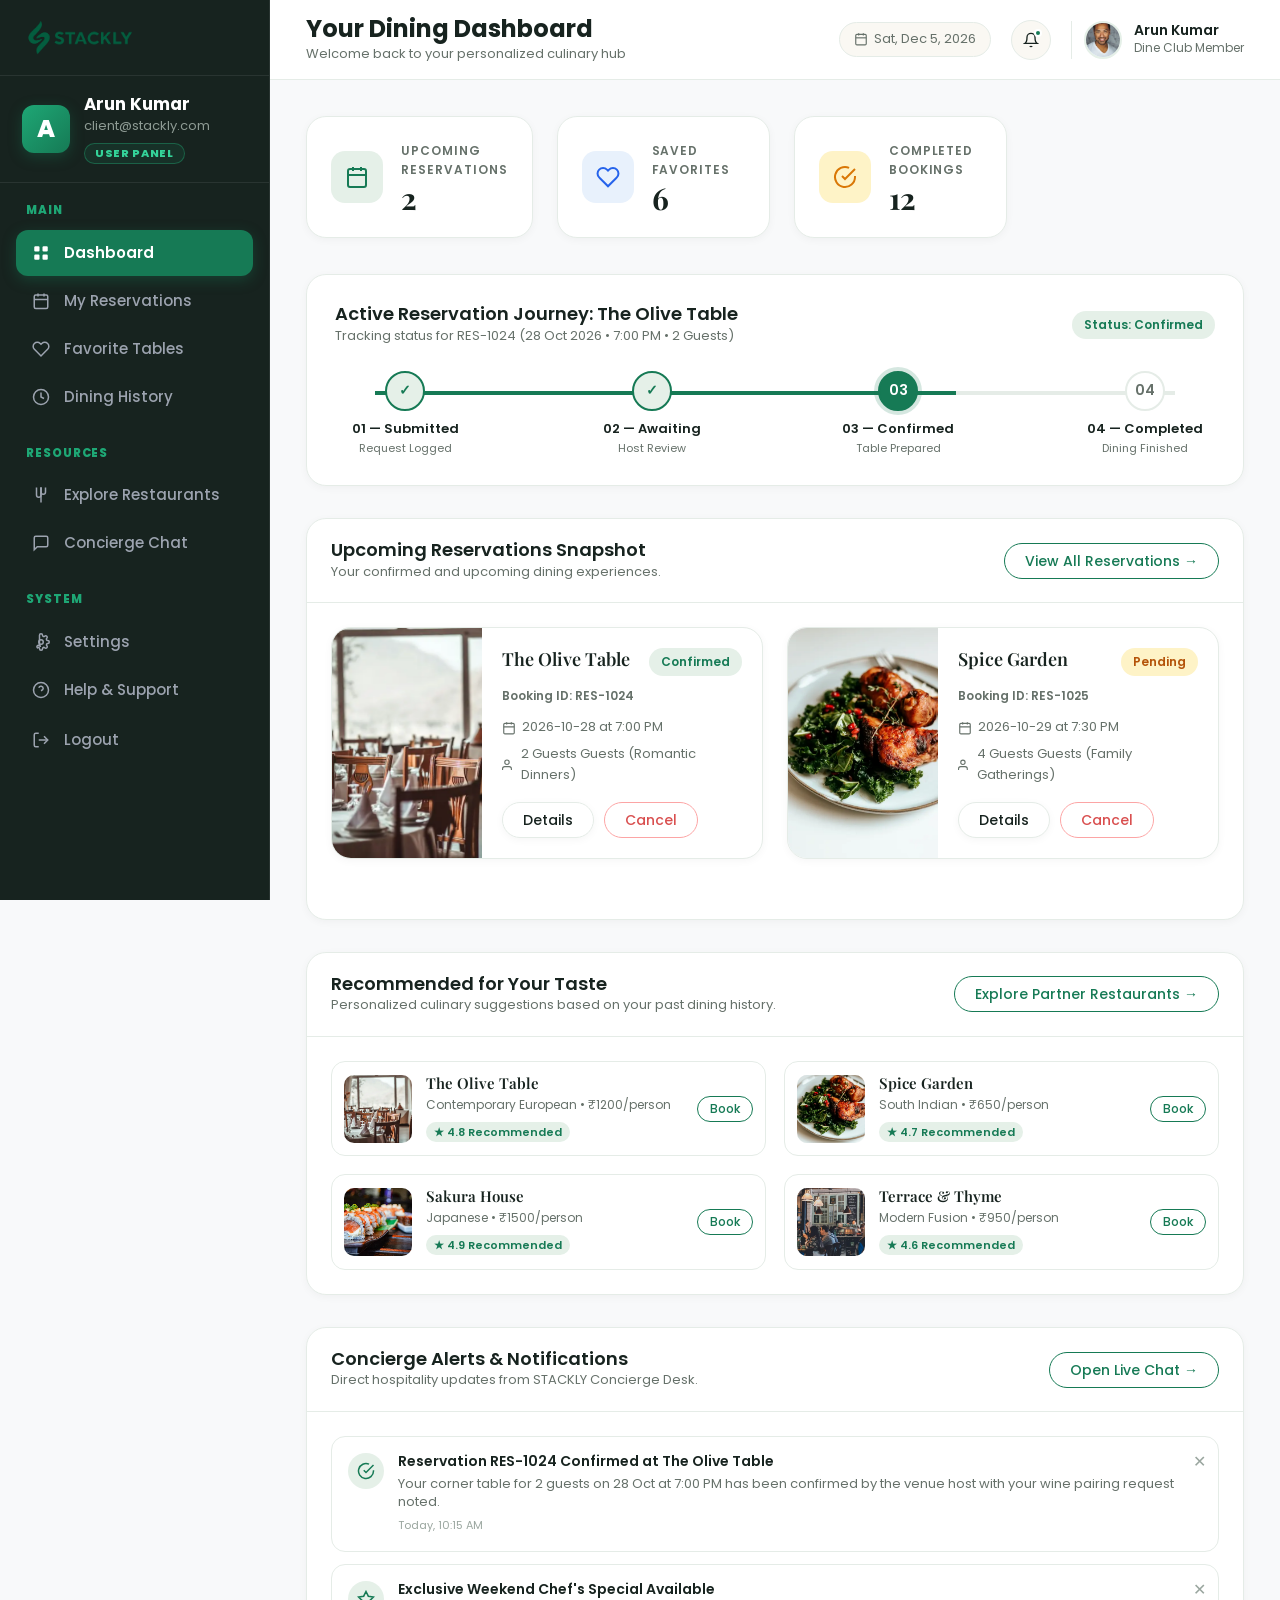
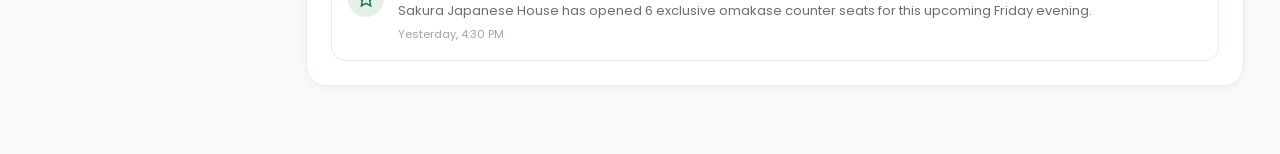
<file: ClientDashboard.html>
<!DOCTYPE html>
<html lang="en">
<head>
  <meta charset="UTF-8">
  <meta name="viewport" content="width=device-width, initial-scale=1.0">
  <title>Client Dashboard — STACKLY</title>
  <meta name="description" content="Manage your STACKLY dining reservations, saved favorite tables, and personal culinary preferences.">
  <link rel="icon" type="image/webp" href="images/logo.webp">

  <link rel="stylesheet" href="css/style.css?v=2">
  <link rel="stylesheet" href="css/responsive.css">
  <link rel="stylesheet" href="css/dashboard.css?v=3">
  <link rel="stylesheet" href="css/client-dashboard.css">

  <script src="https://cdnjs.cloudflare.com/ajax/libs/gsap/3.12.5/gsap.min.js" defer></script>

  <script src="js/restaurant-data.js?v=3" defer></script>
  <script src="js/dashboard.js?v=4" defer></script>
  <script src="js/client-dashboard.js?v=4" defer></script>
</head>
<body class="dashboard-body">

  <div class="dashboard-layout">
    <!-- Sidebar -->
    <aside class="dashboard-sidebar">
      <div class="sidebar-header">
        <a href="index.html" class="sidebar-brand" aria-label="STACKLY Home">
          <img src="images/logo.webp" alt="STACKLY Logo">
        </a>
        <button class="sidebar-close-btn" aria-label="Close sidebar">
          <svg width="20" height="20" viewBox="0 0 24 24" fill="none" stroke="currentColor" stroke-width="2"><line x1="18" y1="6" x2="6" y2="18"></line><line x1="6" y1="6" x2="18" y2="18"></line></svg>
        </button>
      </div>

      <!-- User Profile Card -->
      <div class="sidebar-user-card">
        <div class="user-avatar-purple">A</div>
        <div class="user-details">
          <div class="user-name">Arun Kumar</div>
          <div class="user-email">client@stackly.com</div>
          <span class="user-panel-badge">USER PANEL</span>
        </div>
      </div>

      <nav class="sidebar-nav">
        <!-- MAIN -->
        <div class="sidebar-group-title">MAIN</div>
        <a href="#dashboard" class="sidebar-link active" data-view="dashboard" data-title="Your Dining Dashboard" data-subtitle="Welcome back to your personalized culinary hub">
          <svg viewBox="0 0 24 24" fill="currentColor"><rect x="3" y="3" width="7" height="7" rx="1.5"></rect><rect x="14" y="3" width="7" height="7" rx="1.5"></rect><rect x="14" y="14" width="7" height="7" rx="1.5"></rect><rect x="3" y="14" width="7" height="7" rx="1.5"></rect></svg>
          <span>Dashboard</span>
        </a>
        <a href="#my-reservations" class="sidebar-link" data-view="my-reservations" data-title="My Table Reservations" data-subtitle="Review, filter, and manage your active and past reservations">
          <svg viewBox="0 0 24 24" fill="none" stroke="currentColor" stroke-width="2"><rect x="3" y="4" width="18" height="18" rx="2" ry="2"></rect><line x1="16" y1="2" x2="16" y2="6"></line><line x1="8" y1="2" x2="8" y2="6"></line><line x1="3" y1="10" x2="21" y2="10"></line></svg>
          <span>My Reservations</span>
        </a>
        <a href="#favorite-tables" class="sidebar-link" data-view="favorite-tables" data-title="Favorite Dining Spots" data-subtitle="Saved dining venues and curated tables for instant reservation">
          <svg viewBox="0 0 24 24" fill="none" stroke="currentColor" stroke-width="2"><path d="M20.84 4.61a5.5 5.5 0 0 0-7.78 0L12 5.67l-1.06-1.06a5.5 5.5 0 0 0-7.78 7.78l1.06 1.06L12 21.23l7.78-7.78 1.06-1.06a5.5 5.5 0 0 0 0-7.78z"></path></svg>
          <span>Favorite Tables</span>
        </a>
        <a href="#dining-history" class="sidebar-link" data-view="dining-history" data-title="Dining & Tasting History" data-subtitle="Past culinary visits, verified receipts, itemized bills, and guest reviews">
          <svg viewBox="0 0 24 24" fill="none" stroke="currentColor" stroke-width="2"><circle cx="12" cy="12" r="10"></circle><polyline points="12 6 12 12 16 14"></polyline></svg>
          <span>Dining History</span>
        </a>

        <!-- RESOURCES -->
        <div class="sidebar-group-title">RESOURCES</div>
        <a href="#explore-restaurants" class="sidebar-link" data-view="explore-restaurants" data-title="Explore Partner Restaurants" data-subtitle="Discover Michelin-rated tables, rooftop terraces, and trending chef tables">
          <svg viewBox="0 0 24 24" fill="none" stroke="currentColor" stroke-width="2"><path d="M18 2v6a3 3 0 0 1-3 3 3 3 0 0 1-3-3V2"></path><path d="M12 2v20"></path><path d="M6 2v10a3 3 0 0 0 3 3 3 3 0 0 0 3-3V2"></path></svg>
          <span>Explore Restaurants</span>
        </a>
        <a href="#concierge-chat" class="sidebar-link" data-view="concierge-chat" data-title="Concierge Desk Live Chat" data-subtitle="Instant 24/7 assistance from our Chief Maître d' Laurent for table reservations & private dining">
          <svg viewBox="0 0 24 24" fill="none" stroke="currentColor" stroke-width="2"><path d="M21 15a2 2 0 0 1-2 2H7l-4 4V5a2 2 0 0 1 2-2h14a2 2 0 0 1 2 2z"></path></svg>
          <span>Concierge Chat</span>
        </a>

        <!-- SYSTEM -->
        <div class="sidebar-group-title">SYSTEM</div>
        <a href="#settings" class="sidebar-link" data-view="settings" data-title="Profile & Dining Preferences" data-subtitle="Manage your dining profile, culinary preferences, allergen warnings, and notifications">
          <svg viewBox="0 0 24 24" fill="none" stroke="currentColor" stroke-width="2"><circle cx="12" cy="12" r="3"></circle><path d="M19.4 15a1.65 1.65 0 0 0 .33 1.82l.06.06a2 2 0 0 1 0 2.83 2 2 0 0 1-2.83 0l-.06-.06a1.65 1.65 0 0 0-1.82-.33 1.65 1.65 0 0 0-1 1.51V21a2 2 0 0 1-2 2 2 2 0 0 1-2-2v-.09A1.65 1.65 0 0 0 9 19.4a1.65 1.65 0 0 0-1.82.33l-.06.06a2 2 0 0 1 0-2.83 2 2 0 0 1 2.83 0l.06.06a1.65 1.65 0 0 0 1.82.33H9a1.65 1.65 0 0 0 1-1.51V3a2 2 0 0 1 2-2 2 2 0 0 1 2 2v.09a1.65 1.65 0 0 0 1 1.51 1.65 1.65 0 0 0 1.82-.33l.06-.06a2 2 0 0 1 2.83 0 2 2 0 0 1 0 2.83l-.06.06a1.65 1.65 0 0 0-.33 1.82V9a1.65 1.65 0 0 0 1.51 1H21a2 2 0 0 1 2 2 2 2 0 0 1-2 2h-.09a1.65 1.65 0 0 0-1.51 1z"></path></svg>
          <span>Settings</span>
        </a>
        <a href="#help-support" class="sidebar-link" data-view="help-support" data-title="Help & Customer Support" data-subtitle="Frequently asked questions, booking policies, and priority member contact desk">
          <svg viewBox="0 0 24 24" fill="none" stroke="currentColor" stroke-width="2"><circle cx="12" cy="12" r="10"></circle><path d="M9.09 9a3 3 0 0 1 5.83 1c0 2-3 3-3 3"></path><line x1="12" y1="17" x2="12.01" y2="17"></line></svg>
          <span>Help & Support</span>
        </a>
        <a href="login.html" class="sidebar-link sidebar-logout-btn">
          <svg viewBox="0 0 24 24" fill="none" stroke="currentColor" stroke-width="2"><path d="M9 21H5a2 2 0 0 1-2-2V5a2 2 0 0 1 2-2h4"></path><polyline points="16 17 21 12 16 7"></polyline><line x1="21" y1="12" x2="9" y2="12"></line></svg>
          <span>Logout</span>
        </a>
      </nav>
    </aside>

    <!-- Mobile Sidebar Backdrop Overlay -->
    <div class="dashboard-backdrop"></div>

    <!-- Main Client Content -->
    <main class="dashboard-main">
      <!-- Header -->
      <header class="dashboard-header">
        <div class="header-left">
          <button class="dashboard-mobile-toggle" aria-label="Toggle menu">
            <svg width="24" height="24" viewBox="0 0 24 24" fill="none" stroke="currentColor" stroke-width="2"><line x1="3" y1="12" x2="21" y2="12"></line><line x1="3" y1="6" x2="21" y2="6"></line><line x1="3" y1="18" x2="21" y2="18"></line></svg>
          </button>
          <div>
            <h1 class="dashboard-page-title">Your Dining Dashboard</h1>
            <p class="dashboard-page-subtitle" style="font-size: 0.8125rem; color: var(--color-muted);">Welcome back to your personalized culinary hub</p>
          </div>
        </div>

        <div class="header-right">
          <div class="header-date-badge">
            <svg width="14" height="14" viewBox="0 0 24 24" fill="none" stroke="currentColor" stroke-width="2"><rect x="3" y="4" width="18" height="18" rx="2" ry="2"></rect><line x1="16" y1="2" x2="16" y2="6"></line><line x1="8" y1="2" x2="8" y2="6"></line><line x1="3" y1="10" x2="21" y2="10"></line></svg>
            <span>Today</span>
          </div>

          <div class="header-action-btn" title="Notifications">
            <svg width="16" height="16" viewBox="0 0 24 24" fill="none" stroke="currentColor" stroke-width="2"><path d="M18 8A6 6 0 0 0 6 8c0 7-3 9-3 9h18s-3-2-3-9"></path><path d="M13.73 21a2 2 0 0 1-3.46 0"></path></svg>
            <span class="badge-dot"></span>
          </div>

          <div class="header-user-profile">
            <img src="assets/images/user-avatar-2.webp" alt="Client User" class="user-avatar-mini">
            <div class="user-info-text">
              <h4>Arun Kumar</h4>
              <p>Dine Club Member</p>
            </div>
          </div>
        </div>
      </header>

      <!-- Dashboard Multi-View Content -->
      <div class="dashboard-content">

        <!-- ===================================================================
             VIEW 1: DASHBOARD OVERVIEW
             =================================================================== -->
        <div class="dashboard-view active" id="view-dashboard">
          <!-- Summary KPI Cards -->
          <div class="kpi-grid">
            <div class="kpi-card">
              <div class="kpi-icon green">
                <svg width="24" height="24" viewBox="0 0 24 24" fill="none" stroke="currentColor" stroke-width="2"><rect x="3" y="4" width="18" height="18" rx="2" ry="2"></rect><line x1="16" y1="2" x2="16" y2="6"></line><line x1="8" y1="2" x2="8" y2="6"></line><line x1="3" y1="10" x2="21" y2="10"></line></svg>
              </div>
              <div>
                <div class="kpi-label">UPCOMING RESERVATIONS</div>
                <div class="kpi-value">2</div>
              </div>
            </div>

            <div class="kpi-card">
              <div class="kpi-icon blue">
                <svg width="24" height="24" viewBox="0 0 24 24" fill="none" stroke="currentColor" stroke-width="2"><path d="M20.84 4.61a5.5 5.5 0 0 0-7.78 0L12 5.67l-1.06-1.06a5.5 5.5 0 0 0-7.78 7.78l1.06 1.06L12 21.23l7.78-7.78 1.06-1.06a5.5 5.5 0 0 0 0-7.78z"></path></svg>
              </div>
              <div>
                <div class="kpi-label">SAVED FAVORITES</div>
                <div class="kpi-value">6</div>
              </div>
            </div>

            <div class="kpi-card">
              <div class="kpi-icon amber">
                <svg width="24" height="24" viewBox="0 0 24 24" fill="none" stroke="currentColor" stroke-width="2"><path d="M22 11.08V12a10 10 0 1 1-5.93-9.14"></path><polyline points="22 4 12 14.01 9 11.01"></polyline></svg>
              </div>
              <div>
                <div class="kpi-label">COMPLETED BOOKINGS</div>
                <div class="kpi-value">12</div>
              </div>
            </div>
          </div>

          <!-- 4-Step Visual Reservation Journey Tracker -->
          <div class="reservation-tracker-card">
            <div class="tracker-header">
              <div>
                <h3>Active Reservation Journey: The Olive Table</h3>
                <p style="font-size: 0.8125rem; color: var(--color-muted);">Tracking status for RES-1024 (28 Oct 2026 • 7:00 PM • 2 Guests)</p>
              </div>
              <span class="status-pill confirmed">Status: Confirmed</span>
            </div>

            <div class="tracker-steps">
              <div class="tracker-progress-bar-bg"></div>
              <div class="tracker-progress-bar-fill"></div>

              <!-- Step 1 -->
              <div class="tracker-step-node completed">
                <div class="step-node-bubble">✓</div>
                <span class="step-node-label">01 — Submitted</span>
                <span class="step-node-sub">Request Logged</span>
              </div>

              <!-- Step 2 -->
              <div class="tracker-step-node completed">
                <div class="step-node-bubble">✓</div>
                <span class="step-node-label">02 — Awaiting</span>
                <span class="step-node-sub">Host Review</span>
              </div>

              <!-- Step 3 -->
              <div class="tracker-step-node active">
                <div class="step-node-bubble">03</div>
                <span class="step-node-label">03 — Confirmed</span>
                <span class="step-node-sub">Table Prepared</span>
              </div>

              <!-- Step 4 -->
              <div class="tracker-step-node">
                <div class="step-node-bubble">04</div>
                <span class="step-node-label">04 — Completed</span>
                <span class="step-node-sub">Dining Finished</span>
              </div>
            </div>
          </div>

          <!-- Upcoming Reservations Snapshot -->
          <div class="dashboard-card">
            <div class="dashboard-card-header">
              <div>
                <h3>Upcoming Reservations Snapshot</h3>
                <p style="font-size: 0.8125rem; color: var(--color-muted);">Your confirmed and upcoming dining experiences.</p>
              </div>
              <button class="btn btn-outline-green btn-sm" data-jump-view="my-reservations">View All Reservations →</button>
            </div>
            <div style="padding: 24px;">
              <div class="client-reservations-grid" id="clientReservationsList">
                <!-- Rendered dynamically by js/client-dashboard.js -->
              </div>
            </div>
          </div>

          <!-- Recommended For You -->
          <div class="dashboard-card">
            <div class="dashboard-card-header">
              <div>
                <h3>Recommended for Your Taste</h3>
                <p style="font-size: 0.8125rem; color: var(--color-muted);">Personalized culinary suggestions based on your past dining history.</p>
              </div>
              <button class="btn btn-outline-green btn-sm" data-jump-view="explore-restaurants">Explore Partner Restaurants →</button>
            </div>
            <div style="padding: 24px;">
              <div style="display: grid; grid-template-columns: repeat(2, 1fr); gap: 18px;" id="clientRecommendationsList">
                <!-- Rendered dynamically by js/client-dashboard.js -->
              </div>
            </div>
          </div>

          <!-- Messages & Alerts -->
          <div class="dashboard-card">
            <div class="dashboard-card-header">
              <div>
                <h3>Concierge Alerts & Notifications</h3>
                <p style="font-size: 0.8125rem; color: var(--color-muted);">Direct hospitality updates from STACKLY Concierge Desk.</p>
              </div>
              <button class="btn btn-outline-green btn-sm" data-jump-view="concierge-chat">Open Live Chat →</button>
            </div>
            <div style="padding: 24px;">
              <div class="messages-list">
                <div class="message-item">
                  <div class="message-icon">
                    <svg width="18" height="18" viewBox="0 0 24 24" fill="none" stroke="currentColor" stroke-width="2"><path d="M22 11.08V12a10 10 0 1 1-5.93-9.14"></path><polyline points="22 4 12 14.01 9 11.01"></polyline></svg>
                  </div>
                  <div class="message-body">
                    <h4>Reservation RES-1024 Confirmed at The Olive Table</h4>
                    <p>Your corner table for 2 guests on 28 Oct at 7:00 PM has been confirmed by the venue host with your wine pairing request noted.</p>
                    <div class="message-time">Today, 10:15 AM</div>
                  </div>
                  <button class="message-dismiss-btn" title="Dismiss message">✕</button>
                </div>

                <div class="message-item">
                  <div class="message-icon">
                    <svg width="18" height="18" viewBox="0 0 24 24" fill="none" stroke="currentColor" stroke-width="2"><polygon points="12 2 15.09 8.26 22 9.27 17 14.14 18.18 21.02 12 17.77 5.82 21.02 7 14.14 2 9.27 8.91 8.26 12 2"></polygon></svg>
                  </div>
                  <div class="message-body">
                    <h4>Exclusive Weekend Chef's Special Available</h4>
                    <p>Sakura Japanese House has opened 6 exclusive omakase counter seats for this upcoming Friday evening.</p>
                    <div class="message-time">Yesterday, 4:30 PM</div>
                  </div>
                  <button class="message-dismiss-btn" title="Dismiss message">✕</button>
                </div>
              </div>
            </div>
          </div>
        </div>

        <!-- ===================================================================
             VIEW 2: MY RESERVATIONS (Dedicated Page)
             =================================================================== -->
        <div class="dashboard-view" id="view-my-reservations">
          <div class="dashboard-card">
            <div class="dashboard-card-header">
              <div>
                <h3>My Table Reservations</h3>
                <p style="font-size: 0.8125rem; color: var(--color-muted);">Review, filter, cancel, or view details for all your table reservations.</p>
              </div>
              <a href="404.html" class="btn btn-primary btn-sm">
                <svg width="15" height="15" viewBox="0 0 24 24" fill="none" stroke="currentColor" stroke-width="2"><line x1="12" y1="5" x2="12" y2="19"></line><line x1="5" y1="12" x2="19" y2="12"></line></svg>
                <span>+ Book New Table</span>
              </a>
            </div>

            <div style="padding: 24px;">
              <!-- Filters and Search Toolbar -->
              <div style="display: flex; justify-content: space-between; align-items: center; flex-wrap: wrap; gap: 14px; margin-bottom: 24px;">
                <div class="dash-filter-tabs" style="margin-bottom: 0;">
                  <button class="dash-filter-pill active" data-res-filter="all">All Bookings</button>
                  <button class="dash-filter-pill" data-res-filter="confirmed">Confirmed</button>
                  <button class="dash-filter-pill" data-res-filter="pending">Pending</button>
                  <button class="dash-filter-pill" data-res-filter="completed">Completed</button>
                  <button class="dash-filter-pill" data-res-filter="cancelled">Cancelled</button>
                </div>

                <div class="search-input-wrap" style="max-width: 280px;">
                  <svg width="16" height="16" viewBox="0 0 24 24" fill="none" stroke="currentColor" stroke-width="2"><circle cx="11" cy="11" r="8"></circle><line x1="21" y1="21" x2="16.65" y2="16.65"></line></svg>
                  <input type="text" id="clientResSearchInput" placeholder="Search by restaurant or ID...">
                </div>
              </div>

              <!-- Full Reservations Container -->
              <div class="client-reservations-grid" id="clientFullReservationsList">
                <!-- Rendered dynamically by js/client-dashboard.js -->
              </div>
            </div>
          </div>
        </div>

        <!-- ===================================================================
             VIEW 3: FAVORITE TABLES (Dedicated Page)
             =================================================================== -->
        <div class="dashboard-view" id="view-favorite-tables">
          <div class="dashboard-card">
            <div class="dashboard-card-header">
              <div>
                <h3>Favorite Dining Spots</h3>
                <p style="font-size: 0.8125rem; color: var(--color-muted);">Saved tables for effortless repeat booking. Quick reserve at any time.</p>
              </div>
              <button class="btn btn-outline-green btn-sm" data-jump-view="explore-restaurants">Find More Venues →</button>
            </div>

            <div style="padding: 24px;">
              <!-- Cuisine Filter Pills -->
              <div class="dash-filter-tabs">
                <button class="dash-filter-pill active" data-fav-filter="all">All Saved</button>
                <button class="dash-filter-pill" data-fav-filter="Fine Dining">Fine Dining</button>
                <button class="dash-filter-pill" data-fav-filter="European">European</button>
                <button class="dash-filter-pill" data-fav-filter="Japanese">Japanese</button>
                <button class="dash-filter-pill" data-fav-filter="Indian">Indian</button>
                <button class="dash-filter-pill" data-fav-filter="Rooftop Dining">Rooftop Dining</button>
              </div>

              <!-- Dedicated Favorites Grid -->
              <div class="favorites-grid" id="clientDedicatedFavoritesList">
                <!-- Rendered dynamically by js/client-dashboard.js -->
              </div>
            </div>
          </div>
        </div>

        <!-- ===================================================================
             VIEW 4: DINING HISTORY (Dedicated Page)
             =================================================================== -->
        <div class="dashboard-view" id="view-dining-history">
          <!-- History Metrics -->
          <div class="kpi-grid">
            <div class="kpi-card">
              <div class="kpi-icon green">
                <svg width="24" height="24" viewBox="0 0 24 24" fill="none" stroke="currentColor" stroke-width="2"><path d="M22 11.08V12a10 10 0 1 1-5.93-9.14"></path><polyline points="22 4 12 14.01 9 11.01"></polyline></svg>
              </div>
              <div>
                <div class="kpi-label">TOTAL EXPERIENCES</div>
                <div class="kpi-value">12</div>
              </div>
            </div>

            <div class="kpi-card">
              <div class="kpi-icon purple">
                <svg width="24" height="24" viewBox="0 0 24 24" fill="none" stroke="currentColor" stroke-width="2"><line x1="12" y1="1" x2="12" y2="23"></line><path d="M17 5H9.5a3.5 3.5 0 0 0 0 7h5a3.5 3.5 0 0 1 0 7H6"></path></svg>
              </div>
              <div>
                <div class="kpi-label">LIFETIME TASTING SPEND</div>
                <div class="kpi-value">₹24,800</div>
              </div>
            </div>

            <div class="kpi-card">
              <div class="kpi-icon amber">
                <svg width="24" height="24" viewBox="0 0 24 24" fill="none" stroke="currentColor" stroke-width="2"><polygon points="12 2 15.09 8.26 22 9.27 17 14.14 18.18 21.02 12 17.77 5.82 21.02 7 14.14 2 9.27 8.91 8.26 12 2"></polygon></svg>
              </div>
              <div>
                <div class="kpi-label">DINE CLUB POINTS</div>
                <div class="kpi-value">2,480 pts</div>
              </div>
            </div>
          </div>

          <!-- Verified Dining Logs & Itemized Receipts Card -->
          <div class="dashboard-card">
            <div class="dashboard-card-header">
              <div>
                <h3>Past Dining Logs & Verified Receipts</h3>
                <p style="font-size: 0.8125rem; color: var(--color-muted);">Download tax invoices, itemized receipts, and leave culinary reviews.</p>
              </div>
            </div>

            <div>
              <!-- History Item 1 -->
              <div class="history-item-row">
                <div style="display: flex; align-items: center; gap: 16px;">
                  <img src="assets/images/featured-olive-table.webp" alt="The Olive Table" style="width: 54px; height: 54px; border-radius: 10px; object-fit: cover;">
                  <div>
                    <h4 style="font-size: 1.0625rem; font-family: var(--font-display); font-weight: 600;">The Olive Table</h4>
                    <p style="font-size: 0.8125rem; color: var(--color-muted);">28 Sep 2026 • 7:30 PM • 2 Guests (Corner Booth)</p>
                    <span style="font-size: 0.75rem; color: var(--color-green); font-weight: 600;">Bill Total: ₹3,600 • Paid via Card</span>
                  </div>
                </div>
                <div style="display: flex; align-items: center; gap: 10px; flex-wrap: wrap;">
                  <span class="status-pill confirmed">Completed</span>
                  <a href="404.html" class="btn btn-secondary btn-sm download-receipt-btn" data-resto="The Olive Table">
                    <svg width="14" height="14" viewBox="0 0 24 24" fill="none" stroke="currentColor" stroke-width="2"><path d="M21 15v4a2 2 0 0 1-2 2H5a2 2 0 0 1-2-2v-4"></path><polyline points="7 10 12 15 17 10"></polyline><line x1="12" y1="15" x2="12" y2="3"></line></svg>
                    <span>Download Receipt</span>
                  </a>
                  <a href="404.html" class="btn btn-outline-green btn-sm leave-review-btn" data-resto="The Olive Table">★ Review</a>
                </div>
              </div>

              <!-- History Item 2 -->
              <div class="history-item-row">
                <div style="display: flex; align-items: center; gap: 16px;">
                  <img src="assets/images/hero-restaurant.webp" alt="Sakura Japanese House" style="width: 54px; height: 54px; border-radius: 10px; object-fit: cover;">
                  <div>
                    <h4 style="font-size: 1.0625rem; font-family: var(--font-display); font-weight: 600;">Sakura Japanese House</h4>
                    <p style="font-size: 0.8125rem; color: var(--color-muted);">14 Sep 2026 • 8:00 PM • 2 Guests (Omakase Counter)</p>
                    <span style="font-size: 0.75rem; color: var(--color-green); font-weight: 600;">Bill Total: ₹4,800 • Paid via UPI</span>
                  </div>
                </div>
                <div style="display: flex; align-items: center; gap: 10px; flex-wrap: wrap;">
                  <span class="status-pill confirmed">Completed</span>
                  <a href="404.html" class="btn btn-secondary btn-sm download-receipt-btn" data-resto="Sakura Japanese House">
                    <svg width="14" height="14" viewBox="0 0 24 24" fill="none" stroke="currentColor" stroke-width="2"><path d="M21 15v4a2 2 0 0 1-2 2H5a2 2 0 0 1-2-2v-4"></path><polyline points="7 10 12 15 17 10"></polyline><line x1="12" y1="15" x2="12" y2="3"></line></svg>
                    <span>Download Receipt</span>
                  </a>
                  <a href="404.html" class="btn btn-outline-green btn-sm leave-review-btn" data-resto="Sakura Japanese House">★ Review</a>
                </div>
              </div>

              <!-- History Item 3 -->
              <div class="history-item-row">
                <div style="display: flex; align-items: center; gap: 16px;">
                  <img src="assets/images/featured-olive-table.webp" alt="Bella Italia Ristorante" style="width: 54px; height: 54px; border-radius: 10px; object-fit: cover;">
                  <div>
                    <h4 style="font-size: 1.0625rem; font-family: var(--font-display); font-weight: 600;">Bella Italia Ristorante</h4>
                    <p style="font-size: 0.8125rem; color: var(--color-muted);">29 Aug 2026 • 1:30 PM • 4 Guests (Garden Patio)</p>
                    <span style="font-size: 0.75rem; color: var(--color-green); font-weight: 600;">Bill Total: ₹5,200 • Paid via NetBanking</span>
                  </div>
                </div>
                <div style="display: flex; align-items: center; gap: 10px; flex-wrap: wrap;">
                  <span class="status-pill confirmed">Completed</span>
                  <a href="404.html" class="btn btn-secondary btn-sm download-receipt-btn" data-resto="Bella Italia Ristorante">
                    <svg width="14" height="14" viewBox="0 0 24 24" fill="none" stroke="currentColor" stroke-width="2"><path d="M21 15v4a2 2 0 0 1-2 2H5a2 2 0 0 1-2-2v-4"></path><polyline points="7 10 12 15 17 10"></polyline><line x1="12" y1="15" x2="12" y2="3"></line></svg>
                    <span>Download Receipt</span>
                  </a>
                  <a href="404.html" class="btn btn-outline-green btn-sm leave-review-btn" data-resto="Bella Italia Ristorante">★ Review</a>
                </div>
              </div>

              <!-- History Item 4 -->
              <div class="history-item-row">
                <div style="display: flex; align-items: center; gap: 16px;">
                  <img src="assets/images/hero-restaurant.webp" alt="Royal Feast Banquet" style="width: 54px; height: 54px; border-radius: 10px; object-fit: cover;">
                  <div>
                    <h4 style="font-size: 1.0625rem; font-family: var(--font-display); font-weight: 600;">Royal Feast Banquet</h4>
                    <p style="font-size: 0.8125rem; color: var(--color-muted);">15 Aug 2026 • 8:15 PM • 6 Guests (Private Dining Suite)</p>
                    <span style="font-size: 0.75rem; color: var(--color-green); font-weight: 600;">Bill Total: ₹8,400 • Paid via Card</span>
                  </div>
                </div>
                <div style="display: flex; align-items: center; gap: 10px; flex-wrap: wrap;">
                  <span class="status-pill confirmed">Completed</span>
                  <a href="404.html" class="btn btn-secondary btn-sm download-receipt-btn" data-resto="Royal Feast Banquet">
                    <svg width="14" height="14" viewBox="0 0 24 24" fill="none" stroke="currentColor" stroke-width="2"><path d="M21 15v4a2 2 0 0 1-2 2H5a2 2 0 0 1-2-2v-4"></path><polyline points="7 10 12 15 17 10"></polyline><line x1="12" y1="15" x2="12" y2="3"></line></svg>
                    <span>Download Receipt</span>
                  </a>
                  <a href="404.html" class="btn btn-outline-green btn-sm leave-review-btn" data-resto="Royal Feast Banquet">★ Review</a>
                </div>
              </div>

              <!-- History Item 5 -->
              <div class="history-item-row">
                <div style="display: flex; align-items: center; gap: 16px;">
                  <img src="assets/images/featured-olive-table.webp" alt="Amber Rooftop Terrace" style="width: 54px; height: 54px; border-radius: 10px; object-fit: cover;">
                  <div>
                    <h4 style="font-size: 1.0625rem; font-family: var(--font-display); font-weight: 600;">Amber Rooftop Terrace</h4>
                    <p style="font-size: 0.8125rem; color: var(--color-muted);">02 Aug 2026 • 7:00 PM • 2 Guests (Skyline Lounge)</p>
                    <span style="font-size: 0.75rem; color: var(--color-green); font-weight: 600;">Bill Total: ₹2,800 • Paid via UPI</span>
                  </div>
                </div>
                <div style="display: flex; align-items: center; gap: 10px; flex-wrap: wrap;">
                  <span class="status-pill confirmed">Completed</span>
                  <a href="404.html" class="btn btn-secondary btn-sm download-receipt-btn" data-resto="Amber Rooftop Terrace">
                    <svg width="14" height="14" viewBox="0 0 24 24" fill="none" stroke="currentColor" stroke-width="2"><path d="M21 15v4a2 2 0 0 1-2 2H5a2 2 0 0 1-2-2v-4"></path><polyline points="7 10 12 15 17 10"></polyline><line x1="12" y1="15" x2="12" y2="3"></line></svg>
                    <span>Download Receipt</span>
                  </a>
                  <a href="404.html" class="btn btn-outline-green btn-sm leave-review-btn" data-resto="Amber Rooftop Terrace">★ Review</a>
                </div>
              </div>
            </div>
          </div>
        </div>

        <!-- ===================================================================
             VIEW 5: EXPLORE RESTAURANTS (Dedicated Page)
             =================================================================== -->
        <div class="dashboard-view" id="view-explore-restaurants">
          <div class="dashboard-card">
            <div class="dashboard-card-header">
              <div>
                <h3>Explore Partner Establishments</h3>
                <p style="font-size: 0.8125rem; color: var(--color-muted);">Curated Michelin-starred, fine dining, and rooftop venues across Tamil Nadu & Karnataka.</p>
              </div>
            </div>

            <div style="padding: 24px;">
              <!-- Toolbar: City filters & Search -->
              <div style="display: flex; justify-content: space-between; align-items: center; flex-wrap: wrap; gap: 14px; margin-bottom: 24px;">
                <div class="dash-filter-tabs" style="margin-bottom: 0;">
                  <button class="dash-filter-pill active" data-explore-city="all">All Cities</button>
                  <button class="dash-filter-pill" data-explore-city="Chennai">Chennai</button>
                  <button class="dash-filter-pill" data-explore-city="Bengaluru">Bengaluru</button>
                  <button class="dash-filter-pill" data-explore-city="Coimbatore">Coimbatore</button>
                  <button class="dash-filter-pill" data-explore-city="Salem">Salem</button>
                </div>

                <div class="search-input-wrap" style="max-width: 280px;">
                  <svg width="16" height="16" viewBox="0 0 24 24" fill="none" stroke="currentColor" stroke-width="2"><circle cx="11" cy="11" r="8"></circle><line x1="21" y1="21" x2="16.65" y2="16.65"></line></svg>
                  <input type="text" id="clientExploreSearch" placeholder="Search cuisines, venues, cities...">
                </div>
              </div>

              <!-- Explore Restaurants Grid -->
              <div class="client-explore-grid" id="clientExploreGrid">
                <!-- Rendered dynamically by js/client-dashboard.js -->
              </div>
            </div>
          </div>
        </div>

        <!-- ===================================================================
             VIEW 6: CONCIERGE CHAT (Dedicated Page)
             =================================================================== -->
        <div class="dashboard-view" id="view-concierge-chat">
          <div class="concierge-chat-card">
            <!-- Chat Header -->
            <div class="chat-header">
              <div class="chat-concierge-status">
                <div class="chat-avatar-badge">ML</div>
                <div class="chat-concierge-meta">
                  <h4 class="chat-concierge-name">Maître d' Laurent</h4>
                  <div class="chat-online-status">
                    <span class="chat-online-indicator"></span>
                    <span class="chat-status-text-full">Online — STACKLY VIP Hospitality Concierge</span>
                    <span class="chat-status-text-short">Online — VIP Concierge</span>
                  </div>
                </div>
              </div>
              <span class="chat-priority-badge">
                <span class="badge-full">24/7 Priority Support</span>
                <span class="badge-short">24/7 VIP</span>
              </span>
            </div>

            <!-- Messages Area -->
            <div class="chat-messages-area" id="conciergeChatMessages">
              <div class="chat-bubble concierge">
                <p style="margin: 0;">Good day, Mr. Kumar. I am Laurent, your private STACKLY Maître d'. How may I curate your upcoming dining experience or assist with custom table seating today?</p>
                <div class="chat-time">Just now</div>
              </div>
            </div>

            <!-- Prompt Chips -->
            <div class="chat-prompt-chips">
              <button type="button" class="prompt-chip">Recommend wine pairing</button>
              <button type="button" class="prompt-chip">Anniversary celebration</button>
              <button type="button" class="prompt-chip">Quiet corner booth</button>
              <button type="button" class="prompt-chip">Dietary & allergy accommodations</button>
            </div>

            <!-- Input Bar -->
            <div class="chat-input-bar">
              <input type="text" id="conciergeChatInput" class="chat-input-field" placeholder="Ask Maître d' Laurent or request tables...">
              <button type="button" id="conciergeSendBtn" class="chat-send-btn">
                <span>Send</span>
                <svg width="15" height="15" viewBox="0 0 24 24" fill="none" stroke="currentColor" stroke-width="2"><line x1="22" y1="2" x2="11" y2="13"></line><polygon points="22 2 15 22 11 13 2 9 22 2"></polygon></svg>
              </button>
            </div>
          </div>
        </div>

        <!-- ===================================================================
             VIEW 7: PROFILE & SETTINGS (Dedicated Page)
             =================================================================== -->
        <div class="dashboard-view" id="view-settings">
          <div class="dashboard-card">
            <div class="dashboard-card-header">
              <div>
                <h3>Profile & Dining Preferences</h3>
                <p style="font-size: 0.8125rem; color: var(--color-muted);">Customize your patron details, seating preferences, and dietary notes.</p>
              </div>
            </div>

            <div style="padding: 32px;">
              <form id="clientProfileForm">
                <div class="form-grid">
                  <div class="form-group">
                    <label class="form-label">Full Name</label>
                    <input type="text" class="form-control" value="Arun Kumar" required>
                  </div>
                  <div class="form-group">
                    <label class="form-label">Email Address</label>
                    <input type="email" class="form-control" value="client@stackly.com" required>
                  </div>
                  <div class="form-group">
                    <label class="form-label">Phone Number</label>
                    <input type="tel" class="form-control" value="+91 98401 23456" required>
                  </div>
                  <div class="form-group">
                    <label class="form-label">Preferred City</label>
                    <select class="form-control">
                      <option value="Chennai" selected>Chennai</option>
                      <option value="Bengaluru">Bengaluru</option>
                      <option value="Coimbatore">Coimbatore</option>
                      <option value="Salem">Salem</option>
                    </select>
                  </div>
                  <div class="form-group col-span-2">
                    <label class="form-label">Dietary Notes & Allergen Restrictions</label>
                    <input type="text" class="form-control" value="Gluten-sensitive • Prefers fresh organic farm-to-table ingredients">
                  </div>
                  <div class="form-group col-span-2">
                    <label class="form-label">Favorite Cuisines & Seating Atmosphere</label>
                    <input type="text" class="form-control" value="European, Japanese, South Indian • Corner booth & quiet candlelit atmosphere preferred">
                  </div>
                </div>

                <div style="margin-top: 24px; padding-top: 24px; border-top: 1px solid var(--color-border);">
                  <h4 style="font-size: 1rem; font-weight: 600; margin-bottom: 12px;">Notification Preferences</h4>
                  <div style="display: flex; flex-direction: column; gap: 10px;">
                    <label style="display: flex; align-items: center; gap: 10px; font-size: 0.875rem; cursor: pointer;">
                      <input type="checkbox" checked style="accent-color: var(--color-green);">
                      <span>Receive real-time SMS reminders 2 hours prior to reservation</span>
                    </label>
                    <label style="display: flex; align-items: center; gap: 10px; font-size: 0.875rem; cursor: pointer;">
                      <input type="checkbox" checked style="accent-color: var(--color-green);">
                      <span>Email itemized receipts and tax invoices automatically upon visit completion</span>
                    </label>
                    <label style="display: flex; align-items: center; gap: 10px; font-size: 0.875rem; cursor: pointer;">
                      <input type="checkbox" checked style="accent-color: var(--color-green);">
                      <span>Exclusive invitations to private tastings and chef special tables</span>
                    </label>
                  </div>
                </div>

                <button type="submit" class="btn btn-primary" style="margin-top: 24px;">
                  <span>Save Profile Preferences</span>
                </button>
              </form>
            </div>
          </div>
        </div>

        <!-- ===================================================================
             VIEW 8: HELP & SUPPORT (Dedicated Page)
             =================================================================== -->
        <div class="dashboard-view" id="view-help-support">
          <!-- Support Desks Grid -->
          <div class="system-health-grid">
            <div class="health-status-card">
              <div style="display: flex; align-items: center; justify-content: space-between;">
                <span style="font-size: 0.75rem; font-weight: 700; color: var(--color-muted);">VIP TELEPHONE HOTLINE</span>
                <span class="health-indicator-dot"></span>
              </div>
              <div style="font-size: 1.125rem; font-weight: 700; color: var(--color-charcoal);">+91 44 2811 0000</div>
              <span style="font-size: 0.75rem; color: var(--color-green);">Available 10 AM – 11:30 PM</span>
            </div>

            <div class="health-status-card">
              <div style="display: flex; align-items: center; justify-content: space-between;">
                <span style="font-size: 0.75rem; font-weight: 700; color: var(--color-muted);">CONCIERGE DESK EMAIL</span>
                <span class="health-indicator-dot"></span>
              </div>
              <div style="font-size: 1.125rem; font-weight: 700; color: var(--color-charcoal);">concierge@stackly.com</div>
              <span style="font-size: 0.75rem; color: var(--color-green);">Average response time: 15m</span>
            </div>

            <div class="health-status-card">
              <div style="display: flex; align-items: center; justify-content: space-between;">
                <span style="font-size: 0.75rem; font-weight: 700; color: var(--color-muted);">INSTANT LIVE CHAT</span>
                <span class="health-indicator-dot"></span>
              </div>
              <div style="font-size: 1.125rem; font-weight: 700; color: var(--color-charcoal);">Maître d' Laurent</div>
              <button class="btn btn-outline-green btn-sm" data-jump-view="concierge-chat" style="padding: 4px 8px; font-size: 0.75rem; align-self: flex-start; margin-top: 4px;">Open Live Chat →</button>
            </div>

            <div class="health-status-card">
              <div style="display: flex; align-items: center; justify-content: space-between;">
                <span style="font-size: 0.75rem; font-weight: 700; color: var(--color-muted);">CANCELLATION POLICY</span>
                <span class="health-indicator-dot"></span>
              </div>
              <div style="font-size: 1.125rem; font-weight: 700; color: var(--color-charcoal);">Zero Cancellation Fee</div>
              <span style="font-size: 0.75rem; color: var(--color-muted);">Up to 2 hours prior to seating</span>
            </div>
          </div>

          <!-- FAQ Accordion -->
          <div class="dashboard-card" style="margin-bottom: 24px;">
            <div class="dashboard-card-header">
              <div>
                <h3>Frequently Asked Questions</h3>
                <p style="font-size: 0.8125rem; color: var(--color-muted);">Quick guidance on reservation policies, arrival protocols, and special requests.</p>
              </div>
            </div>

            <div style="padding: 24px;">
              <details class="client-faq-item" open>
                <summary>How do I modify or cancel an existing reservation?</summary>
                <div class="client-faq-content">
                  You can modify or cancel any active reservation directly from the "My Reservations" tab up to 2 hours before your scheduled dining time. Simply click the "Cancel" button or reach out to our concierge via Live Chat for party size adjustments.
                </div>
              </details>

              <details class="client-faq-item">
                <summary>What is the grace period if my party is running late?</summary>
                <div class="client-faq-content">
                  Our partnered establishments hold reserved tables for 15 minutes beyond your scheduled seating time. If you anticipate arriving past this window, please notify the Maître d' through our Concierge Live Chat to safeguard your table.
                </div>
              </details>

              <details class="client-faq-item">
                <summary>Is there a dress code requirement at fine dining partners?</summary>
                <div class="client-faq-content">
                  Most of our fine dining and rooftop venues observe an elegant smart-casual attire guideline. Collared shirts and closed footwear are recommended for evening seatings. Athletic wear and beachwear are restricted.
                </div>
              </details>

              <details class="client-faq-item">
                <summary>How does STACKLY handle severe dietary allergies?</summary>
                <div class="client-faq-content">
                  When you input your dietary restrictions in your Profile Settings or during booking, our platform automatically transmits your allergen alerts directly to the restaurant's executive kitchen team prior to your arrival.
                </div>
              </details>

              <details class="client-faq-item">
                <summary>Is valet parking complimentary with my booking?</summary>
                <div class="client-faq-content">
                  Yes, all premier and five-star partnered venues featured on STACKLY offer complimentary valet parking upon presenting your digital STACKLY booking confirmation.
                </div>
              </details>
            </div>
          </div>

          <!-- Direct Support Inquiry Form -->
          <div class="dashboard-card">
            <div class="dashboard-card-header">
              <div>
                <h3>Submit a Direct Support Ticket</h3>
                <p style="font-size: 0.8125rem; color: var(--color-muted);">Our member hospitality desk responds within 15 minutes.</p>
              </div>
            </div>

            <div style="padding: 24px;">
              <form id="clientSupportTicketForm">
                <div class="form-grid">
                  <div class="form-group">
                    <label class="form-label">Subject</label>
                    <input type="text" class="form-control" placeholder="e.g. Table preference adjustment for anniversary dinner" required>
                  </div>
                  <div class="form-group">
                    <label class="form-label">Related Reservation ID (Optional)</label>
                    <input type="text" class="form-control" placeholder="e.g. RES-1024">
                  </div>
                  <div class="form-group col-span-2">
                    <label class="form-label">Message Details</label>
                    <textarea class="form-control" rows="3" placeholder="Please elaborate on your request, dietary requirements, or feedback..." required></textarea>
                  </div>
                </div>
                <button type="submit" class="btn btn-primary" style="margin-top: 14px;">
                  <span>Submit Support Ticket</span>
                </button>
              </form>
            </div>
          </div>
        </div>

      </div>
    </main>
  </div>

  <script>
    // Bulletproof View Switching Guarantee
    (function() {
      function showView(viewId) {
        if (!viewId) viewId = 'dashboard';
        var target = document.getElementById('view-' + viewId);
        if (!target) {
          viewId = 'dashboard';
          target = document.getElementById('view-dashboard');
        }
        if (!target) return;

        // Hide all views, show target
        document.querySelectorAll('.dashboard-view').forEach(function(el) {
          el.style.display = 'none';
          el.classList.remove('active');
        });
        target.style.display = 'block';
        target.classList.add('active');

        // Update sidebar links and titles
        document.querySelectorAll('.sidebar-nav .sidebar-link[data-view]').forEach(function(link) {
          if (link.dataset.view === viewId) {
            link.classList.add('active');
            var titleEl = document.querySelector('.dashboard-page-title');
            var subEl = document.querySelector('.dashboard-page-subtitle');
            if (titleEl && link.dataset.title) titleEl.textContent = link.dataset.title;
            if (subEl && link.dataset.subtitle) subEl.textContent = link.dataset.subtitle;
          } else {
            link.classList.remove('active');
          }
        });

        // Close mobile sidebar if open
        var sb = document.querySelector('.dashboard-sidebar');
        if (sb) sb.classList.remove('open');
        var bd = document.querySelector('.dashboard-backdrop');
        if (bd) bd.classList.remove('show');
        document.body.style.overflow = '';

        window.scrollTo({ top: 0, behavior: 'smooth' });
      }

      // Intercept logout and switch view on click
      document.addEventListener('click', function(e) {
        var logoutBtn = e.target.closest('.sidebar-logout-btn');
        if (logoutBtn) {
          e.preventDefault();
          e.stopPropagation();
          e.stopImmediatePropagation();
          try {
            sessionStorage.removeItem('stackly_user');
            localStorage.removeItem('stackly_user');
          } catch(err) {}
          window.location.href = 'login.html';
          return;
        }

        var btn = e.target.closest('.sidebar-nav .sidebar-link[data-view], [data-jump-view]');
        if (btn) {
          e.preventDefault();
          e.stopPropagation();
          e.stopImmediatePropagation();
          var v = btn.dataset.view || btn.dataset.jumpView;
          if (v) {
            showView(v);
            history.replaceState(null, null, '#' + v);
          }
        }
      }, true); // Capture phase to guarantee priority

      // Handle initial load and hash changes
      function onHash() {
        var h = window.location.hash.replace('#', '').trim();
        showView(h || 'dashboard');
        if (typeof window.syncUserSessionProfile === 'function') {
          window.syncUserSessionProfile();
        }
      }

      window.addEventListener('hashchange', onHash);
      if (document.readyState === 'loading') {
        document.addEventListener('DOMContentLoaded', onHash);
      } else {
        onHash();
      }
    })();
  </script>
</body>
</html>
</file>
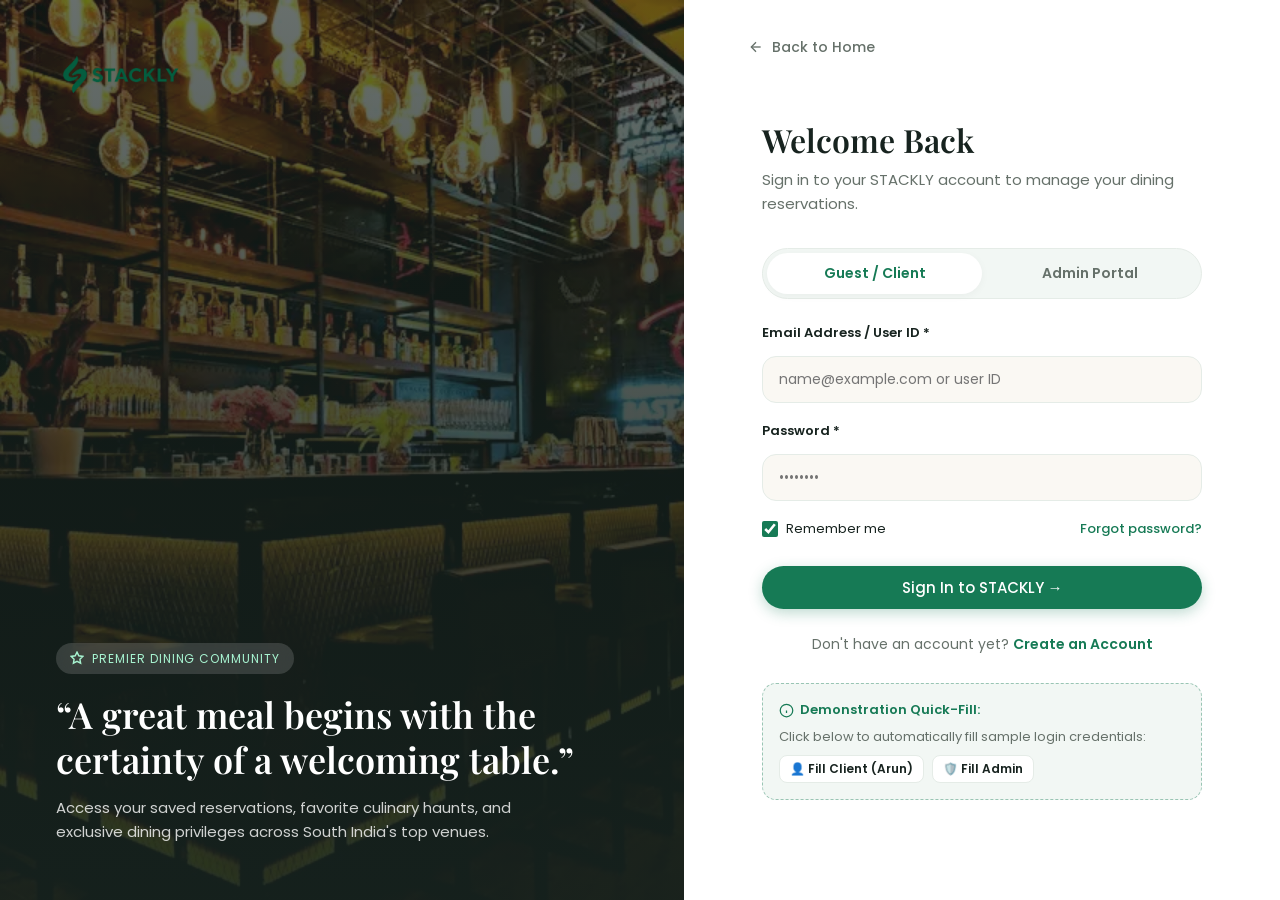
<file: login.html>
<!DOCTYPE html>
<html lang="en">
<head>
  <meta charset="UTF-8">
  <meta name="viewport" content="width=device-width, initial-scale=1.0">
  <title>Login — STACKLY Restaurant Table Booking</title>
  <meta name="description" content="Sign in to your STACKLY client dining dashboard or restaurant admin management portal.">
  <link rel="icon" type="image/webp" href="images/logo.webp">

  <link rel="stylesheet" href="css/style.css?v=2">
  <link rel="stylesheet" href="css/responsive.css">
  <link rel="stylesheet" href="css/auth.css?v=2">

  <script src="https://cdnjs.cloudflare.com/ajax/libs/gsap/3.12.5/gsap.min.js" defer></script>

  <script src="js/validation.js" defer></script>
  <script src="js/auth.js?v=3" defer></script>
</head>
<body class="auth-page">

  <div class="auth-split-wrapper">
    <!-- Left Hero Visual Side -->
    <div class="auth-visual-side">
      <img src="assets/images/auth-bg.webp" alt="Luxury restaurant atmosphere" class="auth-bg-img">
      <div class="auth-visual-overlay"></div>

      <div class="auth-visual-header">
        <a href="index.html" class="auth-brand-logo" aria-label="STACKLY Home">
          <img src="images/logo.webp" alt="STACKLY Logo" style="height: 38px;">
        </a>
      </div>

      <div class="auth-visual-footer">
        <div class="auth-quote-badge">
          <svg width="14" height="14" viewBox="0 0 24 24" fill="none" stroke="currentColor" stroke-width="2.5"><path d="M12 2l3.09 6.26L22 9.27l-5 4.87 1.18 6.88L12 17.77l-6.18 3.25L7 14.14 2 9.27l6.91-1.01L12 2z"/></svg>
          <span>PREMIER DINING COMMUNITY</span>
        </div>
        <h2 class="auth-visual-quote">
          “A great meal begins with the certainty of a welcoming table.”
        </h2>
        <p class="auth-visual-subtext">
          Access your saved reservations, favorite culinary haunts, and exclusive dining privileges across South India's top venues.
        </p>
      </div>
    </div>

    <!-- Right Login Form Side -->
    <div class="auth-form-side">
      <div class="auth-top-nav">
        <a href="index.html" class="nav-logo" style="display: none;">
          <img src="images/logo.webp" alt="STACKLY">
        </a>
        <a href="index.html" class="back-home-link">
          <svg width="16" height="16" viewBox="0 0 24 24" fill="none" stroke="currentColor" stroke-width="2"><line x1="19" y1="12" x2="5" y2="12"></line><polyline points="12 19 5 12 12 5"></polyline></svg>
          <span>Back to Home</span>
        </a>
      </div>

      <div class="auth-card">
        <div class="auth-header">
          <h1>Welcome Back</h1>
          <p>Sign in to your STACKLY account to manage your dining reservations.</p>
        </div>

        <!-- Role Switcher -->
        <div class="role-segmented-control">
          <button type="button" class="role-pill active" data-role="client">Guest / Client</button>
          <button type="button" class="role-pill" data-role="admin">Admin Portal</button>
        </div>
        <input type="hidden" id="authRoleInput" value="client">

        <!-- Login Form -->
        <form id="loginForm" class="auth-form">
          <div class="form-group">
            <label for="loginEmail" class="form-label">Email Address / User ID *</label>
            <input type="text" id="loginEmail" class="form-control" placeholder="name@example.com or user ID" autocomplete="username" required>
          </div>

          <div class="form-group">
            <label for="loginPassword" class="form-label">Password *</label>
            <input type="password" id="loginPassword" class="form-control" placeholder="••••••••" required>
          </div>

          <div class="auth-row-options">
            <label class="checkbox-label">
              <input type="checkbox" id="rememberMe" checked>
              <span>Remember me</span>
            </label>
            <a href="404.html" class="forgot-link">Forgot password?</a>
          </div>

          <button type="submit" class="btn btn-primary" style="width: 100%; padding: 14px; margin-top: 8px;">
            <span>Sign In to STACKLY →</span>
          </button>
        </form>

        <p class="auth-footer-prompt">
          Don't have an account yet? <a href="signup.html" id="goToSignupLink" class="auth-switch-link">Create an Account</a>
        </p>

        <!-- Quick Fill Demo Credentials -->
        <div class="demo-credentials-box">
          <div class="demo-credentials-title">
            <svg width="15" height="15" viewBox="0 0 24 24" fill="none" stroke="currentColor" stroke-width="2"><circle cx="12" cy="12" r="10"/><line x1="12" y1="16" x2="12" y2="12"/><line x1="12" y1="8" x2="12.01" y2="8"/></svg>
            <span>Demonstration Quick-Fill:</span>
          </div>
          <p class="demo-credentials-desc">Click below to automatically fill sample login credentials:</p>
          <div class="demo-quick-buttons">
            <button type="button" class="demo-quick-btn" id="quickFillClient">👤 Fill Client (Arun)</button>
            <button type="button" class="demo-quick-btn" id="quickFillAdmin">🛡️ Fill Admin</button>
          </div>
        </div>
      </div>
    </div>
  </div>

  <script>
    document.addEventListener("DOMContentLoaded", () => {
      if (window.gsap) {
        gsap.from(".auth-card > *", {
          y: 20,
          opacity: 0,
          duration: 0.6,
          stagger: 0.08,
          ease: "power2.out"
        });
      }
    });
  </script>

</body>
</html>
</file>
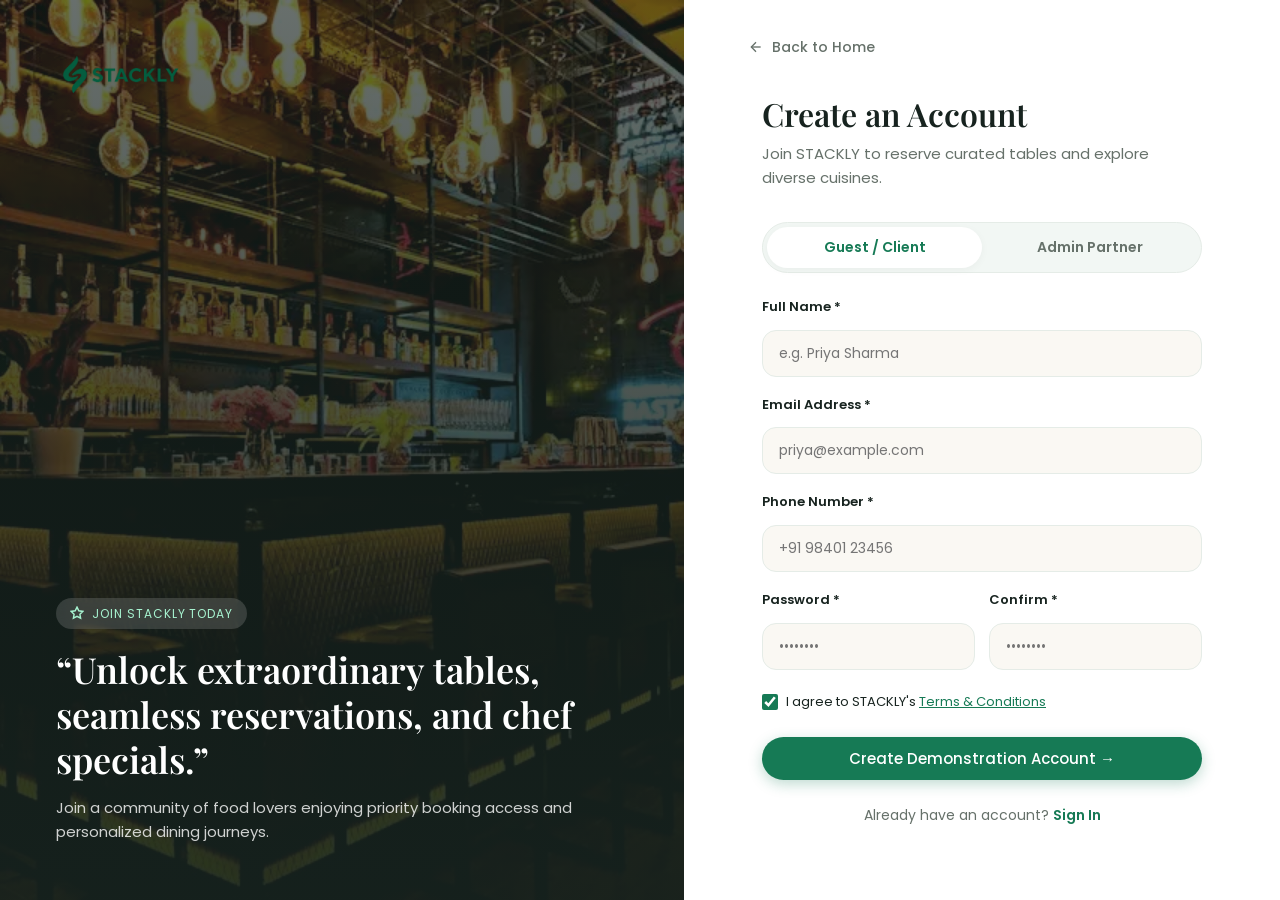
<file: signup.html>
<!DOCTYPE html>
<html lang="en">
<head>
  <meta charset="UTF-8">
  <meta name="viewport" content="width=device-width, initial-scale=1.0">
  <title>Sign Up — STACKLY Restaurant Table Booking</title>
  <meta name="description" content="Create a new STACKLY account to reserve restaurant tables and unlock dining perks.">
  <link rel="icon" type="image/webp" href="images/logo.webp">

  <link rel="stylesheet" href="css/style.css?v=2">
  <link rel="stylesheet" href="css/responsive.css">
  <link rel="stylesheet" href="css/auth.css?v=2">

  <script src="https://cdnjs.cloudflare.com/ajax/libs/gsap/3.12.5/gsap.min.js" defer></script>

  <script src="js/validation.js" defer></script>
  <script src="js/auth.js?v=2" defer></script>
</head>
<body class="auth-page">

  <div class="auth-split-wrapper">
    <!-- Left Hero Visual Side -->
    <div class="auth-visual-side">
      <img src="assets/images/auth-bg.webp" alt="Luxury restaurant atmosphere" class="auth-bg-img">
      <div class="auth-visual-overlay"></div>

      <div class="auth-visual-header">
        <a href="index.html" class="auth-brand-logo" aria-label="STACKLY Home">
          <img src="images/logo.webp" alt="STACKLY Logo" style="height: 38px;">
        </a>
      </div>

      <div class="auth-visual-footer">
        <div class="auth-quote-badge">
          <svg width="14" height="14" viewBox="0 0 24 24" fill="none" stroke="currentColor" stroke-width="2.5"><path d="M12 2l3.09 6.26L22 9.27l-5 4.87 1.18 6.88L12 17.77l-6.18 3.25L7 14.14 2 9.27l6.91-1.01L12 2z"/></svg>
          <span>JOIN STACKLY TODAY</span>
        </div>
        <h2 class="auth-visual-quote">
          “Unlock extraordinary tables, seamless reservations, and chef specials.”
        </h2>
        <p class="auth-visual-subtext">
          Join a community of food lovers enjoying priority booking access and personalized dining journeys.
        </p>
      </div>
    </div>

    <!-- Right Signup Form Side -->
    <div class="auth-form-side">
      <div class="auth-top-nav">
        <a href="index.html" class="back-home-link">
          <svg width="16" height="16" viewBox="0 0 24 24" fill="none" stroke="currentColor" stroke-width="2"><line x1="19" y1="12" x2="5" y2="12"></line><polyline points="12 19 5 12 12 5"></polyline></svg>
          <span>Back to Home</span>
        </a>
      </div>

      <div class="auth-card" style="margin-top: 40px; margin-bottom: 20px;">
        <div class="auth-header">
          <h1>Create an Account</h1>
          <p>Join STACKLY to reserve curated tables and explore diverse cuisines.</p>
        </div>

        <!-- Role Switcher -->
        <div class="role-segmented-control">
          <button type="button" class="role-pill active" data-role="client">Guest / Client</button>
          <button type="button" class="role-pill" data-role="admin">Admin Partner</button>
        </div>
        <input type="hidden" id="authRoleInput" value="client">

        <!-- Signup Form -->
        <form id="signupForm" class="auth-form">
          <div class="form-group">
            <label for="signupName" class="form-label">Full Name *</label>
            <input type="text" id="signupName" class="form-control" placeholder="e.g. Priya Sharma" required>
          </div>

          <div class="form-group">
            <label for="signupEmail" class="form-label">Email Address *</label>
            <input type="email" id="signupEmail" class="form-control" placeholder="priya@example.com" required>
          </div>

          <div class="form-group">
            <label for="signupPhone" class="form-label">Phone Number *</label>
            <input type="tel" id="signupPhone" class="form-control" placeholder="+91 98401 23456" required>
          </div>

          <div style="display: grid; grid-template-columns: 1fr 1fr; gap: 14px;">
            <div class="form-group">
              <label for="signupPassword" class="form-label">Password *</label>
              <input type="password" id="signupPassword" class="form-control" placeholder="••••••••" required>
            </div>
            <div class="form-group">
              <label for="signupConfirmPassword" class="form-label">Confirm *</label>
              <input type="password" id="signupConfirmPassword" class="form-control" placeholder="••••••••" required>
            </div>
          </div>

          <div class="form-group" style="margin-top: 4px;">
            <label class="checkbox-label" style="font-size: 0.8125rem;">
              <input type="checkbox" id="signupTerms" required checked>
              <span>I agree to STACKLY's <a href="404.html" style="color: var(--color-green); text-decoration: underline;">Terms & Conditions</a></span>
            </label>
          </div>

          <button type="submit" class="btn btn-primary" style="width: 100%; padding: 14px; margin-top: 6px;">
            <span>Create Demonstration Account →</span>
          </button>
        </form>

        <p class="auth-footer-prompt">
          Already have an account? <a href="login.html" id="goToLoginLink" class="auth-switch-link">Sign In</a>
        </p>
      </div>
    </div>
  </div>

  <script>
    document.addEventListener("DOMContentLoaded", () => {
      if (window.gsap) {
        gsap.from(".auth-card > *", {
          y: 20,
          opacity: 0,
          duration: 0.6,
          stagger: 0.06,
          ease: "power2.out"
        });
      }
    });
  </script>

</body>
</html>
</file>
<file: css/style.css>
/* ==========================================================================
   STACKLY — RESTAURANT TABLE BOOKING PLATFORM
   Core Stylesheet (css/style.css)
   ========================================================================== */

@import url('https://fonts.googleapis.com/css2?family=Caveat:wght@600;700&family=Playfair+Display:ital,wght@0,400;0,600;0,700;1,400;1,600&family=Poppins:wght@300;400;500;600;700&display=swap');

:root {
  /* Color Palette */
  --color-charcoal: #17231F;
  --color-ivory: #FAF8F3;
  --color-white: #FFFFFF;
  --color-green: #167A55;
  --color-green-hover: #126345;
  --color-green-light: #1ea775;
  --color-green-subtle: #EBF7F1;
  --color-sage: #E5F0E8;
  --color-sage-light: #F2F7F4;
  --color-muted: #66716A;
  --color-muted-light: #9AA69F;
  --color-border: #E5ECE7;
  --color-border-subtle: rgba(23, 35, 31, 0.08);
  --color-gold: #E5A93C;
  --color-error: #D94F4F;
  --color-success: #167A55;

  /* Typography */
  --font-primary: 'Poppins', -apple-system, BlinkMacSystemFont, 'Segoe UI', Roboto, sans-serif;
  --font-display: 'Playfair Display', Georgia, serif;
  --font-handwriting: 'Caveat', cursive, sans-serif;

  /* Shadows */
  --shadow-sm: 0 2px 8px rgba(23, 35, 31, 0.04);
  --shadow-md: 0 6px 20px rgba(23, 35, 31, 0.07);
  --shadow-lg: 0 16px 36px rgba(23, 35, 31, 0.1);
  --shadow-xl: 0 24px 50px rgba(23, 35, 31, 0.14);
  --shadow-floating: 0 20px 45px rgba(0, 0, 0, 0.25);

  /* Transitions */
  --transition-fast: 0.2s cubic-bezier(0.16, 1, 0.3, 1);
  --transition-normal: 0.35s cubic-bezier(0.16, 1, 0.3, 1);
  --transition-slow: 0.6s cubic-bezier(0.16, 1, 0.3, 1);

  /* Radii */
  --radius-sm: 8px;
  --radius-md: 14px;
  --radius-lg: 20px;
  --radius-xl: 28px;
  --radius-full: 9999px;

  /* Layout */
  --container-max: 1280px;
  --nav-height: 82px;
}

/* Reset & Base */
*, *::before, *::after {
  box-sizing: border-box;
  margin: 0;
  padding: 0;
}

html {
  font-size: 16px;
  scroll-behavior: smooth;
  -webkit-font-smoothing: antialiased;
  -moz-osx-font-smoothing: grayscale;
  overflow-x: hidden;
  max-width: 100vw;
  width: 100%;
}

body {
  font-family: var(--font-primary);
  background-color: var(--color-ivory);
  color: var(--color-charcoal);
  line-height: 1.6;
  overflow-x: hidden;
  max-width: 100vw;
  width: 100%;
  position: relative;
}

img {
  max-width: 100%;
  height: auto;
  display: block;
}

a {
  color: inherit;
  text-decoration: none;
  transition: color var(--transition-fast);
}

button, input, select, textarea {
  font-family: inherit;
  font-size: inherit;
  border: none;
  outline: none;
  background: none;
}

button {
  cursor: pointer;
}

ul, ol {
  list-style: none;
}

/* Typography Utility */
h1, h2, h3, h4, h5, h6 {
  font-family: var(--font-display);
  color: var(--color-charcoal);
  line-height: 1.25;
  font-weight: 600;
}

.text-green {
  color: var(--color-green) !important;
}

.text-muted {
  color: var(--color-muted);
}

.font-script {
  font-family: var(--font-handwriting);
}

/* Container */
.container {
  width: 100%;
  max-width: var(--container-max);
  margin-left: auto;
  margin-right: auto;
  padding-left: 24px;
  padding-right: 24px;
}

.container-wide {
  width: 100%;
  max-width: 1440px;
  margin-left: auto;
  margin-right: auto;
  padding-left: 24px;
  padding-right: 24px;
}

/* Section Common */
.section {
  padding-top: 96px;
  padding-bottom: 96px;
  position: relative;
}

.section-sage {
  background-color: var(--color-sage-light);
}

.section-white {
  background-color: var(--color-white);
}

.section-header {
  text-align: center;
  max-width: 720px;
  margin: 0 auto 56px auto;
}

.section-eyebrow {
  display: inline-flex;
  align-items: center;
  gap: 8px;
  font-size: 0.8125rem;
  font-weight: 600;
  letter-spacing: 0.12em;
  text-transform: uppercase;
  color: var(--color-green);
  background-color: var(--color-sage);
  padding: 6px 14px;
  border-radius: var(--radius-full);
  margin-bottom: 16px;
}

.section-eyebrow svg {
  width: 14px;
  height: 14px;
}

.section-title {
  font-size: clamp(2rem, 3.5vw, 2.75rem);
  letter-spacing: -0.02em;
  margin-bottom: 16px;
}

.section-subtitle {
  font-size: 1.0625rem;
  color: var(--color-muted);
  line-height: 1.7;
}

/* Buttons */
.btn {
  display: inline-flex;
  align-items: center;
  justify-content: center;
  gap: 10px;
  padding: 14px 28px;
  border-radius: var(--radius-full);
  font-weight: 500;
  font-size: 0.9375rem;
  line-height: 1;
  transition: all var(--transition-normal);
  white-space: nowrap;
}

.btn-primary {
  background-color: var(--color-green);
  color: var(--color-white);
  box-shadow: 0 4px 14px rgba(22, 122, 85, 0.28);
}

.btn-primary:hover {
  background-color: var(--color-green-hover);
  transform: translateY(-2px);
  box-shadow: 0 8px 22px rgba(22, 122, 85, 0.35);
  color: var(--color-white);
}

.btn-secondary {
  background-color: var(--color-white);
  color: var(--color-charcoal);
  border: 1px solid var(--color-border);
  box-shadow: var(--shadow-sm);
}

.btn-secondary:hover {
  border-color: var(--color-green);
  color: var(--color-green);
  background-color: var(--color-white);
  transform: translateY(-2px);
  box-shadow: var(--shadow-md);
}

.btn-outline-green {
  border: 1.5px solid var(--color-green);
  color: var(--color-green);
  background: transparent;
}

.btn-outline-green:hover {
  background-color: var(--color-green);
  color: var(--color-white);
  transform: translateY(-2px);
}

.btn-sm {
  padding: 10px 20px;
  font-size: 0.875rem;
}

.btn-icon-circle {
  width: 44px;
  height: 44px;
  border-radius: 50%;
  display: inline-flex;
  align-items: center;
  justify-content: center;
  background-color: var(--color-white);
  border: 1px solid var(--color-border);
  color: var(--color-charcoal);
  transition: all var(--transition-fast);
}

.btn-icon-circle:hover {
  background-color: var(--color-sage);
  border-color: var(--color-green);
  color: var(--color-green);
}

/* ==========================================================================
   PRELOADER
   ========================================================================== */
.preloader {
  position: fixed;
  inset: 0;
  background-color: var(--color-charcoal);
  color: var(--color-ivory);
  z-index: 99999;
  display: flex;
  flex-direction: column;
  align-items: center;
  justify-content: center;
  gap: 20px;
  transition: opacity 0.6s ease, visibility 0.6s ease;
}

.preloader.fade-out {
  opacity: 0;
  visibility: hidden;
  pointer-events: none;
  display: none !important;
}

.preloader-emblem {
  width: auto;
  max-width: 180px;
  height: auto;
  display: flex;
  align-items: center;
  justify-content: center;
  animation: preloaderPulse 1.8s infinite ease-in-out;
}

.preloader-emblem img {
  width: 100%;
  max-width: 180px;
  height: auto;
  display: block;
}

.preloader-text {
  font-family: var(--font-display);
  font-size: 1.5rem;
  letter-spacing: 0.2em;
  text-transform: uppercase;
}

.preloader-bar {
  width: 140px;
  height: 3px;
  background-color: rgba(255, 255, 255, 0.15);
  border-radius: 3px;
  overflow: hidden;
  position: relative;
}

.preloader-bar::after {
  content: '';
  position: absolute;
  top: 0;
  left: 0;
  height: 100%;
  width: 40%;
  background-color: #34D399;
  border-radius: 3px;
  animation: preloaderSlide 1.2s infinite ease-in-out;
}

@keyframes preloaderPulse {
  0%, 100% { transform: scale(1); opacity: 0.9; }
  50% { transform: scale(1.08); opacity: 1; }
}

@keyframes preloaderSlide {
  0% { left: -40%; }
  100% { left: 140%; }
}

/* ==========================================================================
   NAVIGATION
   ========================================================================== */
.site-header {
  position: sticky;
  top: 0;
  left: 0;
  width: 100%;
  background-color: rgba(255, 255, 255, 0.96);
  backdrop-filter: blur(12px);
  -webkit-backdrop-filter: blur(12px);
  border-bottom: 1px solid var(--color-border);
  z-index: 1000;
  transition: background-color var(--transition-normal), box-shadow var(--transition-normal);
}

.site-header.scrolled {
  box-shadow: 0 4px 20px rgba(23, 35, 31, 0.06);
  background-color: rgba(255, 255, 255, 0.98);
}

.navbar {
  display: flex;
  align-items: center;
  justify-content: space-between;
  height: var(--nav-height);
}

/* Logo */
.nav-logo {
  display: flex;
  align-items: center;
  gap: 12px;
  text-decoration: none;
}

.nav-logo img {
  height: 38px;
  width: auto;
}

/* Center Links */
.nav-menu {
  display: flex;
  align-items: center;
  gap: 36px;
}

.nav-link {
  font-weight: 500;
  font-size: 0.9375rem;
  color: var(--color-charcoal);
  position: relative;
  padding: 8px 0;
  transition: color var(--transition-fast);
}

.nav-link::after {
  content: '';
  position: absolute;
  bottom: 0;
  left: 50%;
  transform: translateX(-50%) scaleX(0);
  width: 100%;
  height: 2px;
  background-color: var(--color-green);
  border-radius: 2px;
  transition: transform var(--transition-normal);
}

.nav-link:hover,
.nav-link.active {
  color: var(--color-green);
}

.nav-link.active::after {
  transform: translateX(-50%) scaleX(1);
}

/* Right Actions */
.nav-actions {
  display: flex;
  align-items: center;
  gap: 16px;
}

.nav-search-btn {
  background: none;
  border: none;
  color: var(--color-charcoal);
  width: 40px;
  height: 40px;
  display: flex;
  align-items: center;
  justify-content: center;
  border-radius: 50%;
  transition: background-color var(--transition-fast), color var(--transition-fast);
}

.nav-search-btn:hover {
  background-color: var(--color-sage);
  color: var(--color-green);
}

.nav-login-btn {
  display: inline-flex;
  align-items: center;
  gap: 8px;
  padding: 10px 22px;
  border-radius: var(--radius-full);
  font-size: 0.875rem;
  font-weight: 500;
  border: 1px solid var(--color-border);
  background-color: var(--color-white);
  color: var(--color-charcoal);
  transition: all var(--transition-fast);
}

.nav-login-btn:hover {
  background-color: var(--color-charcoal);
  color: var(--color-white);
  border-color: var(--color-charcoal);
}

.nav-login-btn svg {
  transition: transform var(--transition-fast);
}

.nav-login-btn:hover svg {
  transform: translateX(3px);
}

@media (max-width: 1024px) {
  .nav-search-btn,
  .nav-login-btn {
    display: none !important;
  }
}

/* Hamburger */
.hamburger-btn {
  display: none;
  flex-direction: column;
  justify-content: center;
  align-items: center;
  gap: 5px;
  width: 44px;
  height: 44px;
  background: none;
  border: 1px solid var(--color-border);
  border-radius: var(--radius-sm);
  cursor: pointer;
  z-index: 1010;
}

.hamburger-line {
  width: 22px;
  height: 2px;
  background-color: var(--color-charcoal);
  border-radius: 2px;
  transition: all 0.3s ease;
}

.hamburger-btn.active .hamburger-line:nth-child(1) {
  transform: translateY(7px) rotate(45deg);
}

.hamburger-btn.active .hamburger-line:nth-child(2) {
  opacity: 0;
}

.hamburger-btn.active .hamburger-line:nth-child(3) {
  transform: translateY(-7px) rotate(-45deg);
}

/* Mobile Nav Drawer */
.mobile-nav {
  position: fixed;
  top: 0;
  right: 0;
  left: auto;
  width: min(85vw, 320px);
  max-width: 320px;
  height: 100vh;
  height: 100dvh;
  background-color: var(--color-white);
  box-shadow: -8px 0 28px rgba(0, 0, 0, 0.2);
  z-index: 9999;
  padding: 24px 20px 32px 20px;
  display: flex;
  flex-direction: column;
  justify-content: space-between;
  transform: translateX(105%);
  transition: transform 0.35s cubic-bezier(0.16, 1, 0.3, 1);
  overflow-y: auto;
  -webkit-overflow-scrolling: touch;
  visibility: hidden;
  pointer-events: none;
  box-sizing: border-box;
}

.mobile-nav.open {
  transform: translateX(0);
  visibility: visible;
  pointer-events: auto;
}

.mobile-nav-backdrop {
  position: fixed;
  inset: 0;
  background-color: rgba(23, 35, 31, 0.5);
  backdrop-filter: blur(4px);
  -webkit-backdrop-filter: blur(4px);
  z-index: 9998;
  opacity: 0;
  visibility: hidden;
  pointer-events: none;
  transition: opacity 0.3s ease, visibility 0.3s ease;
}

.mobile-nav-backdrop.show {
  opacity: 1;
  visibility: visible;
  pointer-events: auto;
}

.mobile-nav-header {
  display: flex;
  align-items: center;
  justify-content: space-between;
  padding-bottom: 16px;
  margin-bottom: 20px;
  border-bottom: 1px solid var(--color-border);
}

.mobile-nav-header .nav-logo img {
  height: 30px;
  width: auto;
}

.mobile-nav-close {
  background: none;
  border: 1px solid var(--color-border);
  border-radius: var(--radius-sm);
  width: 38px;
  height: 38px;
  display: flex;
  align-items: center;
  justify-content: center;
  color: var(--color-charcoal);
  cursor: pointer;
  transition: all var(--transition-fast);
}

.mobile-nav-close:hover {
  background-color: var(--color-sage);
  color: var(--color-green);
  border-color: var(--color-green);
}

.mobile-nav-links {
  display: flex;
  flex-direction: column;
  gap: 20px;
}

.mobile-nav-link {
  font-size: 1.25rem;
  font-weight: 500;
  color: var(--color-charcoal);
  display: flex;
  align-items: center;
  justify-content: space-between;
  padding-bottom: 12px;
  border-bottom: 1px solid var(--color-border);
}

.mobile-nav-link.active,
.mobile-nav-link:hover {
  color: var(--color-green);
}

/* ==========================================================================
   HOMEPAGE HERO SECTION (Exact Composition of Reference)
   ========================================================================== */
.hero-section {
  position: relative;
  min-height: calc(100vh - var(--nav-height));
  display: flex;
  align-items: center;
  padding: 60px 0 90px 0;
  overflow: hidden;
  background: linear-gradient(135deg, #FAF8F3 0%, #F5EFE6 50%, #EBF3ED 100%);
}

.hero-bg-overlay {
  position: absolute;
  top: 0;
  right: 0;
  width: 58%;
  height: 100%;
  pointer-events: none;
  z-index: 1;
  overflow: hidden;
}

.hero-bg-image {
  width: 100%;
  height: 100%;
  object-fit: cover;
  object-position: center center;
  filter: brightness(0.92) contrast(1.05);
  transform: scale(1.02);
  transition: transform 12s ease-out;
}

.hero-gradient-mask {
  position: absolute;
  inset: 0;
  background: linear-gradient(90deg, #FAF8F3 0%, rgba(250, 248, 243, 0.85) 15%, rgba(250, 248, 243, 0.2) 60%, rgba(23, 35, 31, 0.35) 100%);
}

.hero-content-wrapper {
  position: relative;
  z-index: 2;
  display: grid;
  grid-template-columns: 1.15fr 0.85fr;
  align-items: center;
  gap: 40px;
  width: 100%;
}

.hero-left {
  max-width: 650px;
}

.hero-badge {
  display: inline-flex;
  align-items: center;
  gap: 10px;
  background-color: var(--color-sage);
  border: 1px solid rgba(22, 122, 85, 0.2);
  padding: 8px 18px;
  border-radius: var(--radius-full);
  font-size: 0.8125rem;
  font-weight: 600;
  letter-spacing: 0.08em;
  text-transform: uppercase;
  color: var(--color-charcoal);
  margin-bottom: 24px;
}

.hero-badge svg {
  color: var(--color-green);
}

.hero-headline {
  font-size: clamp(2.6rem, 4.8vw, 4.1rem);
  font-weight: 700;
  line-height: 1.12;
  letter-spacing: -0.025em;
  color: var(--color-charcoal);
  margin-bottom: 20px;
}

.hero-headline span.highlight {
  color: var(--color-green);
  display: inline-block;
  position: relative;
}

.hero-description {
  font-size: 1.125rem;
  color: var(--color-muted);
  line-height: 1.7;
  margin-bottom: 36px;
  max-width: 540px;
}

/* Quick Search / Table Booking Pill (from Reference) */
.hero-booking-bar {
  background-color: var(--color-white);
  border: 1px solid var(--color-border);
  box-shadow: 0 12px 35px rgba(23, 35, 31, 0.08);
  border-radius: var(--radius-full);
  padding: 8px 8px 8px 24px;
  display: flex;
  align-items: center;
  gap: 16px;
  margin-bottom: 28px;
  max-width: 590px;
  position: relative;
}

.booking-bar-item {
  display: flex;
  align-items: center;
  gap: 10px;
  flex: 1;
  position: relative;
}

.booking-bar-item:not(:last-of-type)::after {
  content: '';
  position: absolute;
  right: -8px;
  top: 50%;
  transform: translateY(-50%);
  width: 1px;
  height: 24px;
  background-color: var(--color-border);
}

.booking-bar-icon {
  color: var(--color-green);
  display: flex;
  align-items: center;
}

.booking-bar-input {
  display: flex;
  flex-direction: column;
  width: 100%;
}

.booking-bar-label {
  font-size: 0.6875rem;
  text-transform: uppercase;
  letter-spacing: 0.06em;
  color: var(--color-muted-light);
  font-weight: 600;
  line-height: 1;
  margin-bottom: 2px;
}

.booking-bar-select {
  font-size: 0.875rem;
  font-weight: 600;
  color: var(--color-charcoal);
  border: none;
  background: transparent;
  padding: 0;
  cursor: pointer;
}

.booking-bar-btn {
  background: linear-gradient(135deg, #167A55 0%, #1ea775 100%);
  color: var(--color-white);
  padding: 14px 26px;
  border-radius: var(--radius-full);
  font-size: 0.9375rem;
  font-weight: 600;
  display: inline-flex;
  align-items: center;
  gap: 8px;
  box-shadow: 0 6px 18px rgba(22, 122, 85, 0.35);
  transition: all var(--transition-fast);
}

.booking-bar-btn:hover {
  transform: scale(1.02);
  box-shadow: 0 8px 24px rgba(22, 122, 85, 0.45);
}

/* Hero CTAs */
.hero-cta-group {
  display: flex;
  align-items: center;
  gap: 18px;
  margin-bottom: 30px;
}

/* Handwritten Cursive Note (like screenshot "Good Food Brings People Together") */
.hero-handwritten-note {
  display: inline-flex;
  align-items: center;
  gap: 10px;
  font-family: var(--font-handwriting);
  font-size: 1.625rem;
  color: var(--color-charcoal);
  line-height: 1;
  transform: rotate(-3deg);
  position: relative;
  margin-top: 10px;
}

.hero-handwritten-note svg {
  color: var(--color-green);
  animation: heartFloat 2.4s ease-in-out infinite;
}

@keyframes heartFloat {
  0%, 100% { transform: scale(1); }
  50% { transform: scale(1.15) rotate(5deg); }
}

/* Hero Right Floating Restaurant Card (from Reference Image) */
.hero-right {
  display: flex;
  justify-content: flex-end;
  position: relative;
}

.floating-restaurant-card {
  width: 100%;
  max-width: 380px;
  background: rgba(23, 35, 31, 0.88);
  backdrop-filter: blur(16px);
  -webkit-backdrop-filter: blur(16px);
  border: 1px solid rgba(255, 255, 255, 0.15);
  border-radius: var(--radius-xl);
  overflow: hidden;
  box-shadow: var(--shadow-floating);
  color: var(--color-white);
  padding: 18px;
  position: relative;
  transition: transform var(--transition-normal), box-shadow var(--transition-normal);
  animation: floatCard 6s ease-in-out infinite alternate;
}

@keyframes floatCard {
  0% { transform: translateY(0); }
  100% { transform: translateY(-12px); }
}

.floating-restaurant-card:hover {
  transform: translateY(-16px) scale(1.01);
  box-shadow: 0 30px 60px rgba(0, 0, 0, 0.35);
}

.card-img-wrapper {
  position: relative;
  border-radius: var(--radius-lg);
  overflow: hidden;
  height: 190px;
  margin-bottom: 16px;
}

.card-img-wrapper img {
  width: 100%;
  height: 100%;
  object-fit: cover;
  transition: transform 0.6s ease;
}

.floating-restaurant-card:hover .card-img-wrapper img {
  transform: scale(1.06);
}

.card-top-tag {
  position: absolute;
  top: 12px;
  left: 12px;
  background-color: var(--color-green);
  color: var(--color-white);
  padding: 5px 12px;
  border-radius: var(--radius-full);
  font-size: 0.75rem;
  font-weight: 600;
  display: inline-flex;
  align-items: center;
  gap: 5px;
  box-shadow: 0 2px 8px rgba(0, 0, 0, 0.2);
}

.card-arrow-btn {
  position: absolute;
  bottom: 12px;
  right: 12px;
  width: 36px;
  height: 36px;
  border-radius: 50%;
  background-color: rgba(255, 255, 255, 0.25);
  backdrop-filter: blur(8px);
  color: var(--color-white);
  display: flex;
  align-items: center;
  justify-content: center;
  transition: all var(--transition-fast);
}

.card-arrow-btn:hover {
  background-color: var(--color-white);
  color: var(--color-charcoal);
  transform: scale(1.1);
}

.card-eyebrow {
  font-size: 0.6875rem;
  text-transform: uppercase;
  letter-spacing: 0.12em;
  color: #A7F3D0;
  font-weight: 600;
  margin-bottom: 4px;
}

.card-restaurant-name {
  font-size: 1.375rem;
  font-family: var(--font-display);
  color: var(--color-white);
  margin-bottom: 6px;
}

.card-rating-row {
  display: flex;
  align-items: center;
  gap: 8px;
  margin-bottom: 10px;
  font-size: 0.8125rem;
}

.stars {
  color: var(--color-gold);
  display: flex;
  gap: 2px;
}

.rating-number {
  font-weight: 600;
  color: var(--color-white);
}

.review-count {
  color: rgba(255, 255, 255, 0.65);
}

.card-cuisines {
  font-size: 0.8125rem;
  color: rgba(255, 255, 255, 0.75);
  margin-bottom: 14px;
}

.card-availability-heading {
  font-size: 0.75rem;
  text-transform: uppercase;
  letter-spacing: 0.08em;
  color: rgba(255, 255, 255, 0.6);
  margin-bottom: 8px;
}

.card-time-slots {
  display: flex;
  gap: 8px;
  margin-bottom: 16px;
}

.time-pill {
  flex: 1;
  text-align: center;
  padding: 6px 0;
  background-color: rgba(255, 255, 255, 0.1);
  border: 1px solid rgba(255, 255, 255, 0.15);
  border-radius: var(--radius-sm);
  font-size: 0.75rem;
  font-weight: 500;
  color: var(--color-white);
  cursor: pointer;
  transition: all var(--transition-fast);
}

.time-pill:hover,
.time-pill.active {
  background-color: var(--color-green);
  border-color: var(--color-green);
}

.card-book-btn {
  width: 100%;
  background-color: var(--color-white);
  color: var(--color-charcoal);
  padding: 12px;
  border-radius: var(--radius-full);
  font-size: 0.875rem;
  font-weight: 600;
  text-align: center;
  transition: all var(--transition-fast);
  display: block;
}

.card-book-btn:hover {
  background-color: var(--color-green);
  color: var(--color-white);
}

.demo-notice-tag {
  margin-top: 8px;
  font-size: 0.6875rem;
  text-align: center;
  color: rgba(255, 255, 255, 0.5);
}

/* ==========================================================================
   TRUST & DISCOVERY STRIP
   ========================================================================== */
.trust-strip {
  background-color: var(--color-white);
  border-top: 1px solid var(--color-border);
  border-bottom: 1px solid var(--color-border);
  padding: 32px 0;
}

.trust-strip-inner {
  display: flex;
  align-items: center;
  justify-content: space-between;
  gap: 32px;
}

.trust-items-grid {
  display: grid;
  grid-template-columns: repeat(4, 1fr);
  gap: 28px;
  flex: 1;
}

.trust-item {
  display: flex;
  align-items: center;
  gap: 14px;
}

.trust-icon-box {
  width: 48px;
  height: 48px;
  border-radius: 50%;
  background-color: var(--color-sage-light);
  color: var(--color-green);
  display: flex;
  align-items: center;
  justify-content: center;
  flex-shrink: 0;
  transition: all var(--transition-fast);
}

.trust-item:hover .trust-icon-box {
  background-color: var(--color-green);
  color: var(--color-white);
  transform: translateY(-2px);
}

.trust-text h4 {
  font-family: var(--font-primary);
  font-size: 0.9375rem;
  font-weight: 600;
  color: var(--color-charcoal);
  margin-bottom: 2px;
}

.trust-text p {
  font-size: 0.8125rem;
  color: var(--color-muted);
  line-height: 1.4;
}

.trust-strip-script {
  font-family: var(--font-handwriting);
  font-size: 1.5rem;
  color: var(--color-charcoal);
  transform: rotate(-3deg);
  white-space: nowrap;
  display: flex;
  align-items: center;
  gap: 6px;
}

/* ==========================================================================
   RESTAURANT CATEGORY STRIP (Section 5)
   ========================================================================== */
.category-section {
  padding: 50px 0;
  background-color: var(--color-ivory);
}

.category-row {
  display: flex;
  align-items: center;
  gap: 16px;
  overflow-x: auto;
  padding: 10px 4px 16px 4px;
  scrollbar-width: thin;
  scrollbar-color: var(--color-border) transparent;
}

.category-row::-webkit-scrollbar {
  height: 5px;
}

.category-row::-webkit-scrollbar-thumb {
  background: var(--color-border);
  border-radius: 4px;
}

.category-item {
  display: flex;
  align-items: center;
  gap: 10px;
  padding: 12px 22px;
  border-radius: var(--radius-full);
  background-color: var(--color-white);
  border: 1px solid var(--color-border);
  font-size: 0.875rem;
  font-weight: 500;
  color: var(--color-charcoal);
  cursor: pointer;
  white-space: nowrap;
  flex-shrink: 0;
  box-shadow: var(--shadow-sm);
  transition: all var(--transition-fast);
}

.category-item svg {
  color: var(--color-green);
  transition: transform var(--transition-fast);
}

.category-item:hover,
.category-item.active {
  background-color: var(--color-green);
  color: var(--color-white);
  border-color: var(--color-green);
  transform: translateY(-2px);
  box-shadow: 0 6px 16px rgba(22, 122, 85, 0.25);
}

.category-item:hover svg,
.category-item.active svg {
  color: var(--color-white);
  transform: scale(1.15);
}

/* ==========================================================================
   ABOUT STACKLY SECTION (Section 6)
   ========================================================================== */
.about-section {
  background-color: var(--color-ivory);
  padding: 100px 0;
}

.about-grid {
  display: grid;
  grid-template-columns: 1.1fr 0.9fr;
  align-items: center;
  gap: 60px;
}

.about-content h2 {
  font-size: clamp(2.2rem, 3.8vw, 3.2rem);
  margin-bottom: 24px;
  letter-spacing: -0.02em;
}

.about-lead {
  font-size: 1.125rem;
  color: var(--color-muted);
  line-height: 1.8;
  margin-bottom: 40px;
}

.stats-grid {
  display: grid;
  grid-template-columns: repeat(4, 1fr);
  gap: 24px;
  margin-bottom: 40px;
  padding: 24px 0;
  border-top: 1px solid var(--color-border);
  border-bottom: 1px solid var(--color-border);
}

.stat-item {
  display: flex;
  flex-direction: column;
}

.stat-number {
  font-family: var(--font-display);
  font-size: 2.25rem;
  font-weight: 700;
  color: var(--color-green);
  line-height: 1;
  margin-bottom: 6px;
}

.stat-label {
  font-size: 0.8125rem;
  color: var(--color-muted);
  font-weight: 500;
}

.about-visual {
  position: relative;
}

.about-image-card {
  border-radius: var(--radius-xl);
  overflow: hidden;
  box-shadow: var(--shadow-lg);
  position: relative;
}

.about-image-card img {
  width: 100%;
  height: 480px;
  object-fit: cover;
  transition: transform 0.6s ease;
}

.about-image-card:hover img {
  transform: scale(1.03);
}

.about-floating-card {
  position: absolute;
  bottom: -24px;
  left: -24px;
  background-color: var(--color-white);
  padding: 22px 26px;
  border-radius: var(--radius-lg);
  box-shadow: var(--shadow-xl);
  max-width: 290px;
  border: 1px solid var(--color-border);
}

.about-floating-card h4 {
  font-size: 1.0625rem;
  font-family: var(--font-primary);
  font-weight: 600;
  color: var(--color-charcoal);
  margin-bottom: 4px;
}

.about-floating-card p {
  font-size: 0.8125rem;
  color: var(--color-muted);
  line-height: 1.5;
}

/* ==========================================================================
   FEATURED RESTAURANTS (Section 7)
   ========================================================================== */
.featured-section {
  background-color: var(--color-white);
}

.filter-bar {
  display: flex;
  align-items: center;
  justify-content: space-between;
  flex-wrap: wrap;
  gap: 20px;
  margin-bottom: 40px;
  padding-bottom: 20px;
  border-bottom: 1px solid var(--color-border);
}

.filter-group {
  display: flex;
  align-items: center;
  gap: 12px;
}

.filter-select {
  padding: 10px 16px;
  background-color: var(--color-ivory);
  border: 1px solid var(--color-border);
  border-radius: var(--radius-full);
  font-size: 0.875rem;
  font-weight: 500;
  color: var(--color-charcoal);
  cursor: pointer;
  transition: border-color var(--transition-fast);
}

.filter-select:hover,
.filter-select:focus {
  border-color: var(--color-green);
}

/* Restaurant Grid */
.restaurant-grid {
  display: grid;
  grid-template-columns: repeat(3, 1fr);
  gap: 32px;
}

.restaurant-card {
  background-color: var(--color-white);
  border-radius: var(--radius-xl);
  border: 1px solid var(--color-border);
  overflow: hidden;
  box-shadow: var(--shadow-sm);
  transition: transform var(--transition-normal), box-shadow var(--transition-normal), border-color var(--transition-normal);
  display: flex;
  flex-direction: column;
  position: relative;
}

.restaurant-card:hover {
  transform: translateY(-8px);
  box-shadow: var(--shadow-lg);
  border-color: rgba(22, 122, 85, 0.3);
}

.restaurant-card-header {
  position: relative;
  height: 220px;
  overflow: hidden;
}

.restaurant-card-header img {
  width: 100%;
  height: 100%;
  object-fit: cover;
  transition: transform 0.6s cubic-bezier(0.16, 1, 0.3, 1);
}

.restaurant-card:hover .restaurant-card-header img {
  transform: scale(1.08);
}

.rating-badge {
  position: absolute;
  bottom: 12px;
  left: 12px;
  background: rgba(23, 35, 31, 0.85);
  backdrop-filter: blur(8px);
  color: var(--color-white);
  padding: 4px 10px;
  border-radius: var(--radius-full);
  font-size: 0.8125rem;
  font-weight: 600;
  display: inline-flex;
  align-items: center;
  gap: 5px;
}

.rating-badge svg {
  color: var(--color-gold);
}

.favorite-btn {
  position: absolute;
  top: 12px;
  right: 12px;
  width: 38px;
  height: 38px;
  border-radius: 50%;
  background: rgba(255, 255, 255, 0.9);
  backdrop-filter: blur(4px);
  color: var(--color-muted);
  display: flex;
  align-items: center;
  justify-content: center;
  border: none;
  cursor: pointer;
  box-shadow: var(--shadow-sm);
  transition: all var(--transition-fast);
  z-index: 5;
}

.favorite-btn:hover {
  transform: scale(1.1);
  color: var(--color-error);
}

.favorite-btn.active {
  color: var(--color-error);
  fill: var(--color-error);
  background-color: var(--color-white);
}

.favorite-btn.active svg {
  fill: currentColor;
}

.restaurant-card-body {
  padding: 22px;
  display: flex;
  flex-direction: column;
  flex: 1;
}

.card-title-row {
  display: flex;
  align-items: baseline;
  justify-content: space-between;
  gap: 12px;
  margin-bottom: 6px;
}

.restaurant-name {
  font-size: 1.25rem;
  font-family: var(--font-display);
  font-weight: 600;
  color: var(--color-charcoal);
  transition: color var(--transition-fast);
}

.restaurant-card:hover .restaurant-name {
  color: var(--color-green);
}

.restaurant-price {
  font-size: 0.875rem;
  font-weight: 600;
  color: var(--color-muted);
  white-space: nowrap;
}

.card-meta-row {
  display: flex;
  align-items: center;
  gap: 12px;
  font-size: 0.8125rem;
  color: var(--color-muted);
  margin-bottom: 14px;
}

.card-meta-item {
  display: flex;
  align-items: center;
  gap: 4px;
}

.card-time-selection {
  margin-top: auto;
  margin-bottom: 16px;
}

.time-selection-label {
  font-size: 0.6875rem;
  text-transform: uppercase;
  letter-spacing: 0.08em;
  color: var(--color-muted-light);
  font-weight: 600;
  margin-bottom: 6px;
}

.slots-pill-group {
  display: flex;
  gap: 6px;
  flex-wrap: wrap;
}

.slot-btn {
  padding: 6px 12px;
  background-color: var(--color-sage-light);
  border: 1px solid var(--color-border);
  border-radius: var(--radius-sm);
  font-size: 0.75rem;
  font-weight: 500;
  color: var(--color-charcoal);
  cursor: pointer;
  transition: all var(--transition-fast);
}

.slot-btn:hover,
.slot-btn.selected {
  background-color: var(--color-green);
  border-color: var(--color-green);
  color: var(--color-white);
}

.card-actions-row {
  display: grid;
  grid-template-columns: 1fr 1.3fr;
  gap: 10px;
}

/* ==========================================================================
   RESTAURANT TABLE BOOKING SECTION (Section 8)
   ========================================================================== */
.booking-section {
  background-color: var(--color-ivory);
  padding: 100px 0;
}

.booking-container-box {
  background-color: var(--color-white);
  border-radius: var(--radius-xl);
  border: 1px solid var(--color-border);
  box-shadow: var(--shadow-xl);
  overflow: hidden;
  display: grid;
  grid-template-columns: 1fr 1.25fr;
}

.booking-visual-col {
  position: relative;
  overflow: hidden;
}

.booking-visual-col img {
  width: 100%;
  height: 100%;
  object-fit: cover;
}

.booking-visual-overlay {
  position: absolute;
  inset: 0;
  background: linear-gradient(180deg, rgba(23, 35, 31, 0.3) 0%, rgba(23, 35, 31, 0.85) 100%);
  display: flex;
  flex-direction: column;
  justify-content: flex-end;
  padding: 44px;
  color: var(--color-white);
}

.booking-visual-overlay h3 {
  color: var(--color-white);
  font-size: 1.875rem;
  margin-bottom: 10px;
}

.booking-visual-overlay p {
  color: rgba(255, 255, 255, 0.85);
  font-size: 0.9375rem;
  line-height: 1.6;
}

.booking-form-col {
  padding: 48px;
}

.booking-form-header {
  margin-bottom: 28px;
}

.booking-form-header h3 {
  font-size: 1.875rem;
  margin-bottom: 8px;
}

.booking-form-header p {
  color: var(--color-muted);
  font-size: 0.9375rem;
}

.form-grid {
  display: grid;
  grid-template-columns: repeat(2, 1fr);
  gap: 20px;
  margin-bottom: 24px;
}

.form-group {
  display: flex;
  flex-direction: column;
  gap: 6px;
}

.form-group.col-span-2 {
  grid-column: span 2;
}

.form-label {
  font-size: 0.8125rem;
  font-weight: 600;
  color: var(--color-charcoal);
  display: flex;
  align-items: center;
  justify-content: space-between;
  margin-bottom: 6px;
  transition: color var(--transition-fast);
}

.required-asterisk {
  color: var(--color-error);
  font-weight: 700;
  margin-left: 2px;
}

.required-field-indicator {
  font-size: 0.6875rem;
  font-weight: 600;
  color: var(--color-error);
  background-color: #FEF2F2;
  border: 1px solid #FEE2E2;
  padding: 2px 7px;
  border-radius: 4px;
  letter-spacing: 0.02em;
  text-transform: uppercase;
  transition: all var(--transition-fast);
}

.optional-field-indicator {
  font-size: 0.6875rem;
  font-weight: 500;
  color: var(--color-muted);
  background-color: var(--color-ivory);
  border: 1px solid var(--color-border);
  padding: 2px 7px;
  border-radius: 4px;
  letter-spacing: 0.02em;
  text-transform: uppercase;
}

.form-group.has-error .form-label {
  color: var(--color-error);
}

.form-group.has-error .required-field-indicator {
  background-color: var(--color-error);
  color: var(--color-white);
  border-color: var(--color-error);
}

.form-control {
  padding: 12px 16px;
  border: 1px solid var(--color-border);
  border-radius: var(--radius-md);
  background-color: var(--color-ivory);
  font-size: 0.875rem;
  color: var(--color-charcoal);
  transition: all var(--transition-fast);
  width: 100%;
}

.form-control:focus {
  border-color: var(--color-green);
  background-color: var(--color-white);
  box-shadow: 0 0 0 3px rgba(22, 122, 85, 0.12);
}

.form-control.error {
  border-color: var(--color-error) !important;
  background-color: #FFF5F5 !important;
  box-shadow: 0 0 0 3px rgba(220, 38, 38, 0.12) !important;
}

.error-message {
  font-size: 0.75rem;
  color: var(--color-error);
  font-weight: 500;
  margin-top: 5px;
  display: none;
  align-items: center;
  gap: 5px;
}

.error-message.visible {
  display: flex;
}

textarea.form-control {
  resize: vertical;
  min-height: 80px;
}

.booking-disclaimer {
  font-size: 0.75rem;
  color: var(--color-muted);
  margin-top: 14px;
  text-align: center;
}

/* ==========================================================================
   HOW IT WORKS SECTION (Section 9)
   ========================================================================== */
.how-it-works-section {
  background-color: var(--color-white);
}

.process-steps-grid {
  display: grid;
  grid-template-columns: repeat(4, 1fr);
  gap: 28px;
  position: relative;
}

.process-step-card {
  background-color: var(--color-ivory);
  border: 1px solid var(--color-border);
  border-radius: var(--radius-xl);
  padding: 36px 28px;
  position: relative;
  transition: transform var(--transition-normal), background-color var(--transition-normal), box-shadow var(--transition-normal), border-color var(--transition-normal);
}

.process-step-card:hover {
  transform: translateY(-8px);
  background-color: var(--color-white);
  box-shadow: var(--shadow-lg);
  border-color: var(--color-green);
}

.step-number {
  font-family: var(--font-display);
  font-size: 2.25rem;
  font-weight: 700;
  color: rgba(22, 122, 85, 0.25);
  line-height: 1;
  margin-bottom: 20px;
  transition: color var(--transition-fast);
}

.process-step-card:hover .step-number {
  color: var(--color-green);
}

.step-icon-wrap {
  width: 52px;
  height: 52px;
  border-radius: 50%;
  background-color: var(--color-sage);
  color: var(--color-green);
  display: flex;
  align-items: center;
  justify-content: center;
  margin-bottom: 20px;
  transition: all var(--transition-fast);
}

.process-step-card:hover .step-icon-wrap {
  background-color: var(--color-green);
  color: var(--color-white);
}

.step-title {
  font-size: 1.125rem;
  font-family: var(--font-primary);
  font-weight: 600;
  color: var(--color-charcoal);
  margin-bottom: 10px;
}

.step-desc {
  font-size: 0.875rem;
  color: var(--color-muted);
  line-height: 1.6;
}

/* ==========================================================================
   CUISINE DISCOVERY GALLERY (Section 10)
   ========================================================================== */
.cuisine-gallery-section {
  background-color: var(--color-ivory);
}

.cuisine-editorial-grid {
  display: grid;
  grid-template-columns: repeat(12, 1fr);
  grid-auto-rows: 240px;
  gap: 24px;
}

.cuisine-tile {
  position: relative;
  border-radius: var(--radius-xl);
  overflow: hidden;
  box-shadow: var(--shadow-md);
  cursor: pointer;
  transition: transform var(--transition-normal), box-shadow var(--transition-normal);
}

.cuisine-tile:hover {
  transform: translateY(-6px);
  box-shadow: var(--shadow-xl);
}

.cuisine-tile.span-7 {
  grid-column: span 7;
  grid-row: span 2;
}

.cuisine-tile.span-5 {
  grid-column: span 5;
  grid-row: span 1;
}

.cuisine-tile.span-4 {
  grid-column: span 4;
  grid-row: span 1;
}

.cuisine-tile.span-6 {
  grid-column: span 6;
  grid-row: span 1;
}

.cuisine-tile img {
  width: 100%;
  height: 100%;
  object-fit: cover;
  transition: transform 0.8s cubic-bezier(0.16, 1, 0.3, 1);
}

.cuisine-tile:hover img {
  transform: scale(1.08);
}

.cuisine-tile-overlay {
  position: absolute;
  inset: 0;
  background: linear-gradient(180deg, rgba(23, 35, 31, 0.1) 0%, rgba(23, 35, 31, 0.85) 100%);
  display: flex;
  flex-direction: column;
  justify-content: flex-end;
  padding: 28px;
  color: var(--color-white);
}

.cuisine-tile-title {
  font-size: 1.5rem;
  font-family: var(--font-display);
  color: var(--color-white);
  margin-bottom: 6px;
  transition: transform var(--transition-fast);
}

.cuisine-tile:hover .cuisine-tile-title {
  transform: translateX(4px);
}

.cuisine-tile-desc {
  font-size: 0.875rem;
  color: rgba(255, 255, 255, 0.8);
  margin-bottom: 12px;
  max-width: 420px;
}

.cuisine-tile-link {
  display: inline-flex;
  align-items: center;
  gap: 6px;
  font-size: 0.8125rem;
  font-weight: 600;
  color: #A7F3D0;
  text-transform: uppercase;
  letter-spacing: 0.08em;
}

/* ==========================================================================
   SPECIAL OCCASIONS SECTION (Section 11)
   ========================================================================== */
.occasions-section {
  background-color: var(--color-white);
}

.occasions-grid {
  display: grid;
  grid-template-columns: repeat(4, 1fr);
  gap: 28px;
}

.occasion-card {
  height: 100%;
  border-radius: var(--radius-xl);
  overflow: hidden;
  background-color: var(--color-ivory);
  border: 1px solid var(--color-border);
  box-shadow: var(--shadow-sm);
  display: flex;
  flex-direction: column;
  transition: transform var(--transition-normal), box-shadow var(--transition-normal), border-color var(--transition-normal);
}

.occasion-card:hover {
  transform: translateY(-8px);
  box-shadow: var(--shadow-lg);
  border-color: var(--color-green);
}

.occasion-card-img {
  height: 200px;
  overflow: hidden;
}

.occasion-card-img img {
  width: 100%;
  height: 100%;
  object-fit: cover;
  transition: transform 0.6s ease;
}

.occasion-card:hover .occasion-card-img img {
  transform: scale(1.06);
}

.occasion-card-body {
  padding: 24px;
  display: flex;
  flex-direction: column;
  flex: 1;
}

.occasion-card-body h3 {
  font-size: 1.25rem;
  font-family: var(--font-display);
  margin-bottom: 8px;
}

.occasion-card-body p {
  font-size: 0.875rem;
  color: var(--color-muted);
  line-height: 1.5;
  margin-bottom: 20px;
  flex-grow: 1;
}

.occasion-card-body .btn {
  margin-top: auto;
}

/* ==========================================================================
   WHY CHOOSE STACKLY (Section 12)
   ========================================================================== */
.why-choose-section {
  background-color: var(--color-sage-light);
}

.why-grid {
  display: grid;
  grid-template-columns: repeat(3, 1fr);
  gap: 32px;
}

.why-card {
  display: flex;
  flex-direction: column;
  height: 100%;
  background-color: var(--color-white);
  padding: 36px 30px;
  border-radius: var(--radius-xl);
  border: 1px solid var(--color-border);
  box-shadow: var(--shadow-sm);
  transition: transform var(--transition-normal), box-shadow var(--transition-normal), border-color var(--transition-normal);
}

.why-card:hover {
  transform: translateY(-6px);
  box-shadow: var(--shadow-md);
  border-color: var(--color-green);
}

.why-icon-box {
  width: 56px;
  height: 56px;
  border-radius: var(--radius-md);
  background-color: var(--color-sage);
  color: var(--color-green);
  display: flex;
  align-items: center;
  justify-content: center;
  margin-bottom: 22px;
  flex-shrink: 0;
  transition: all var(--transition-fast);
}

.why-card:hover .why-icon-box {
  background-color: var(--color-green);
  color: var(--color-white);
  transform: scale(1.05);
}

.why-card h3 {
  font-size: 1.1875rem;
  font-family: var(--font-primary);
  font-weight: 600;
  margin-bottom: 10px;
}

.why-card p {
  font-size: 0.875rem;
  color: var(--color-muted);
  line-height: 1.6;
  flex-grow: 1;
  margin: 0;
}

/* Team Grid & Cards */
.team-grid {
  display: grid;
  grid-template-columns: repeat(4, 1fr);
  gap: 28px;
}

.team-card {
  display: flex;
  flex-direction: column;
  height: 100%;
  background: var(--color-ivory);
  border-radius: var(--radius-xl);
  overflow: hidden;
  border: 1px solid var(--color-border);
  text-align: center;
  transition: transform var(--transition-normal), box-shadow var(--transition-normal), border-color var(--transition-normal);
}

.team-card:hover {
  transform: translateY(-6px);
  box-shadow: var(--shadow-lg);
  border-color: rgba(22, 122, 85, 0.3);
}

.team-card-img {
  width: 100%;
  height: 280px;
  object-fit: cover;
  object-position: top center;
  flex-shrink: 0;
}

.team-card-body {
  padding: 24px;
  display: flex;
  flex-direction: column;
  flex-grow: 1;
  text-align: center;
}

.team-card-body h4 {
  font-size: 1.1875rem;
  font-family: var(--font-display);
  margin-bottom: 4px;
}

.team-card-body .team-role {
  font-size: 0.75rem;
  font-weight: 600;
  color: var(--color-green);
  text-transform: uppercase;
  display: block;
  margin-bottom: 8px;
}

.team-card-body p {
  font-size: 0.8125rem;
  color: var(--color-muted);
  line-height: 1.5;
  margin-top: 10px;
  margin-bottom: 0;
  flex-grow: 1;
}

/* Milestones Grid & Cards */
.milestones-grid {
  display: grid;
  grid-template-columns: repeat(4, 1fr);
  gap: 24px;
  position: relative;
}

.milestone-card {
  display: flex;
  flex-direction: column;
  height: 100%;
  background: var(--color-white);
  border-radius: var(--radius-lg);
  padding: 32px 24px;
  border: 1px solid var(--color-border);
  box-shadow: var(--shadow-sm);
  transition: transform var(--transition-normal), box-shadow var(--transition-normal), border-color var(--transition-normal);
}

.milestone-card:hover {
  transform: translateY(-6px);
  box-shadow: var(--shadow-md);
  border-color: var(--color-green);
}

.milestone-card .milestone-date {
  font-size: 0.8125rem;
  font-weight: 700;
  color: var(--color-green);
  margin-bottom: 8px;
}

.milestone-card h4 {
  font-size: 1.25rem;
  font-family: var(--font-display);
  margin-bottom: 10px;
}

.milestone-card p {
  font-size: 0.875rem;
  color: var(--color-muted);
  line-height: 1.6;
  flex-grow: 1;
  margin: 0;
}

/* ==========================================================================
   UPCOMING DINING EXPERIENCES (Section 13)
   ========================================================================== */
.experiences-section {
  background-color: var(--color-white);
}

.experience-grid {
  display: grid;
  grid-template-columns: repeat(3, 1fr);
  gap: 32px;
}

.experience-card {
  background-color: var(--color-white);
  border-radius: var(--radius-xl);
  border: 1px solid var(--color-border);
  overflow: hidden;
  box-shadow: var(--shadow-sm);
  transition: transform var(--transition-normal), box-shadow var(--transition-normal);
}

.experience-card:hover {
  transform: translateY(-8px);
  box-shadow: var(--shadow-lg);
}

.experience-img {
  height: 210px;
  position: relative;
  overflow: hidden;
}

.experience-img img {
  width: 100%;
  height: 100%;
  object-fit: cover;
  transition: transform 0.6s ease;
}

.experience-card:hover .experience-img img {
  transform: scale(1.06);
}

.experience-price-tag {
  position: absolute;
  top: 14px;
  right: 14px;
  background: rgba(23, 35, 31, 0.85);
  backdrop-filter: blur(8px);
  color: var(--color-white);
  padding: 5px 12px;
  border-radius: var(--radius-full);
  font-size: 0.8125rem;
  font-weight: 600;
}

.experience-body {
  padding: 24px;
}

.experience-date-tag {
  font-size: 0.75rem;
  font-weight: 600;
  color: var(--color-green);
  text-transform: uppercase;
  letter-spacing: 0.08em;
  margin-bottom: 6px;
}

.experience-body h3 {
  font-size: 1.25rem;
  font-family: var(--font-display);
  margin-bottom: 6px;
}

.experience-restaurant {
  font-size: 0.875rem;
  color: var(--color-muted);
  margin-bottom: 18px;
}

/* ==========================================================================
   RESTAURANT MAP AND LOCATION DISCOVERY (Section 14)
   ========================================================================== */
.location-section {
  background-color: var(--color-ivory);
}

.city-tabs {
  display: flex;
  justify-content: center;
  gap: 12px;
  margin-bottom: 40px;
  flex-wrap: wrap;
}

.city-tab-btn {
  padding: 10px 24px;
  background-color: var(--color-white);
  border: 1px solid var(--color-border);
  border-radius: var(--radius-full);
  font-size: 0.9375rem;
  font-weight: 500;
  color: var(--color-charcoal);
  cursor: pointer;
  transition: all var(--transition-fast);
}

.city-tab-btn:hover,
.city-tab-btn.active {
  background-color: var(--color-green);
  color: var(--color-white);
  border-color: var(--color-green);
}

.location-layout {
  display: grid;
  grid-template-columns: 1fr 1.2fr;
  gap: 36px;
  background-color: var(--color-white);
  border-radius: var(--radius-xl);
  border: 1px solid var(--color-border);
  overflow: hidden;
  box-shadow: var(--shadow-md);
  padding: 32px;
}

.city-restaurants-list {
  display: flex;
  flex-direction: column;
  gap: 16px;
  max-height: 480px;
  overflow-y: auto;
  padding-right: 8px;
}

.city-restaurant-item {
  display: flex;
  align-items: center;
  gap: 16px;
  padding: 14px;
  border-radius: var(--radius-md);
  border: 1px solid var(--color-border);
  cursor: pointer;
  transition: all var(--transition-fast);
}

.city-restaurant-item:hover,
.city-restaurant-item.active {
  border-color: var(--color-green);
  background-color: var(--color-sage-light);
}

.city-rest-thumb {
  width: 72px;
  height: 72px;
  border-radius: var(--radius-sm);
  object-fit: cover;
  flex-shrink: 0;
}

.city-rest-info h4 {
  font-size: 1rem;
  font-family: var(--font-primary);
  font-weight: 600;
  margin-bottom: 4px;
}

.city-rest-info p {
  font-size: 0.8125rem;
  color: var(--color-muted);
}

.map-visual-container {
  background-color: var(--color-sage);
  border-radius: var(--radius-lg);
  overflow: hidden;
  position: relative;
  display: flex;
  flex-direction: column;
  justify-content: center;
  align-items: center;
  padding: 32px;
  min-height: 400px;
  border: 1px solid rgba(22, 122, 85, 0.2);
}

.map-svg-mockup {
  width: 100%;
  max-width: 460px;
  height: auto;
}

.map-pin {
  animation: bouncePin 2s infinite ease-in-out;
}

@keyframes bouncePin {
  0%, 100% { transform: translateY(0); }
  50% { transform: translateY(-8px); }
}

.selected-address-card {
  position: absolute;
  bottom: 24px;
  left: 24px;
  right: 24px;
  background-color: var(--color-white);
  padding: 16px 20px;
  border-radius: var(--radius-md);
  box-shadow: var(--shadow-lg);
  display: flex;
  align-items: center;
  justify-content: space-between;
  gap: 16px;
}

/* ==========================================================================
   TESTIMONIALS (Section 15)
   ========================================================================== */
.testimonials-section {
  background-color: var(--color-white);
}

.testimonials-grid {
  display: grid;
  grid-template-columns: repeat(3, 1fr);
  gap: 32px;
}

.testimonial-card {
  background-color: var(--color-ivory);
  border-radius: var(--radius-xl);
  border: 1px solid var(--color-border);
  padding: 36px 30px;
  box-shadow: var(--shadow-sm);
  display: flex;
  flex-direction: column;
  justify-content: space-between;
  transition: transform var(--transition-normal), box-shadow var(--transition-normal), border-color var(--transition-normal);
}

.testimonial-card:hover {
  transform: translateY(-6px);
  box-shadow: var(--shadow-md);
  border-color: var(--color-green);
}

.testimonial-stars {
  color: var(--color-gold);
  display: flex;
  gap: 3px;
  margin-bottom: 16px;
}

.testimonial-quote {
  font-size: 0.9375rem;
  line-height: 1.7;
  color: var(--color-charcoal);
  margin-bottom: 24px;
  font-style: italic;
}

.testimonial-author {
  display: flex;
  align-items: center;
  gap: 14px;
}

.author-avatar {
  width: 48px;
  height: 48px;
  border-radius: 50%;
  object-fit: cover;
}

.author-info h4 {
  font-size: 0.9375rem;
  font-family: var(--font-primary);
  font-weight: 600;
}

.author-info span {
  font-size: 0.75rem;
  color: var(--color-muted);
}

/* ==========================================================================
   FAQ SECTION (Section 16)
   ========================================================================== */
.faq-section {
  background-color: var(--color-ivory);
}

.faq-accordion-wrap {
  max-width: 840px;
  margin: 0 auto;
  display: flex;
  flex-direction: column;
  gap: 16px;
}

.faq-item {
  background-color: var(--color-white);
  border: 1px solid var(--color-border);
  border-radius: var(--radius-lg);
  overflow: hidden;
  transition: all var(--transition-fast);
}

.faq-item.active {
  border-color: var(--color-green);
  box-shadow: var(--shadow-sm);
}

.faq-question {
  width: 100%;
  padding: 22px 28px;
  display: flex;
  align-items: center;
  justify-content: space-between;
  text-align: left;
  font-size: 1.0625rem;
  font-weight: 600;
  color: var(--color-charcoal);
  cursor: pointer;
}

.faq-icon {
  width: 28px;
  height: 28px;
  border-radius: 50%;
  background-color: var(--color-sage);
  color: var(--color-green);
  display: flex;
  align-items: center;
  justify-content: center;
  transition: transform var(--transition-fast), background-color var(--transition-fast);
  flex-shrink: 0;
}

.faq-item.active .faq-icon {
  transform: rotate(180deg);
  background-color: var(--color-green);
  color: var(--color-white);
}

.faq-answer {
  max-height: 0;
  overflow: hidden;
  transition: max-height 0.35s cubic-bezier(0.16, 1, 0.3, 1), padding 0.35s ease;
  padding: 0 28px;
  color: var(--color-muted);
  font-size: 0.9375rem;
  line-height: 1.7;
}

.faq-item.active .faq-answer {
  max-height: 240px;
  padding-bottom: 22px;
}

/* ==========================================================================
   FINAL CALL TO ACTION (Section 17)
   ========================================================================== */
.cta-banner-section {
  padding: 100px 0;
  background-color: var(--color-white);
}

.cta-banner-box {
  position: relative;
  border-radius: var(--radius-xl);
  overflow: hidden;
  box-shadow: var(--shadow-xl);
  min-height: 420px;
  display: flex;
  align-items: center;
  justify-content: center;
  text-align: center;
}

.cta-banner-bg {
  position: absolute;
  inset: 0;
  width: 100%;
  height: 100%;
  object-fit: cover;
}

.cta-banner-overlay {
  position: absolute;
  inset: 0;
  background: linear-gradient(135deg, rgba(22, 122, 85, 0.94) 0%, rgba(23, 35, 31, 0.92) 100%);
  display: flex;
  align-items: center;
  justify-content: center;
  padding: 40px;
}

.cta-banner-content {
  position: relative;
  z-index: 2;
  max-width: 680px;
  color: var(--color-white);
}

.cta-banner-content h2 {
  color: var(--color-white);
  font-size: clamp(2.2rem, 4vw, 3.2rem);
  margin-bottom: 18px;
  letter-spacing: -0.02em;
}

.cta-banner-content p {
  color: rgba(255, 255, 255, 0.88);
  font-size: 1.125rem;
  line-height: 1.7;
  margin-bottom: 36px;
}

.cta-buttons {
  display: flex;
  align-items: center;
  justify-content: center;
  gap: 18px;
  flex-wrap: wrap;
}

/* ==========================================================================
   FOOTER
   ========================================================================== */
.site-footer {
  background-color: var(--color-charcoal);
  color: #9ca3af;
  padding: 68px 0 28px 0;
  position: relative;
  font-family: var(--font-primary);
  border-top: 1px solid rgba(255, 255, 255, 0.06);
}

.footer-container {
  max-width: 1200px;
  margin: 0 auto;
  padding: 0 24px;
}

.footer-grid {
  display: grid;
  grid-template-columns: 1.4fr 0.85fr 0.95fr 1.3fr 1.4fr;
  gap: 36px;
  align-items: start;
}

.footer-col-title {
  color: #ffffff;
  font-size: 1.15rem;
  font-weight: 700;
  margin: 0 0 22px 0;
  font-family: var(--font-primary);
  letter-spacing: -0.01em;
}

.footer-brand-col {
  display: flex;
  flex-direction: column;
}

.footer-logo-link {
  display: inline-block;
  margin-bottom: 8px;
  text-decoration: none;
}

.footer-logo-img {
  height: 38px;
  width: auto;
  display: block;
}

.footer-desc {
  font-size: 0.875rem;
  line-height: 1.6;
  color: #9ca3af;
  margin: 14px 0 24px 0;
  max-width: 290px;
}

.footer-social-row {
  display: flex;
  align-items: center;
  gap: 12px;
}

.footer-social-btn {
  width: 34px;
  height: 34px;
  border-radius: 50%;
  background: #1c1f1d;
  color: #d1d5db;
  display: inline-flex;
  align-items: center;
  justify-content: center;
  text-decoration: none;
  transition: background 0.2s ease, transform 0.2s ease, color 0.2s ease;
}

.footer-social-btn:hover {
  background: #232d29;
  color: var(--color-green-light);
  transform: translateY(-2px);
}

.footer-links-list {
  list-style: none;
  padding: 0;
  margin: 0;
  display: flex;
  flex-direction: column;
  gap: 12px;
}

.footer-nav-link {
  color: #9ca3af;
  font-size: 0.875rem;
  text-decoration: none;
  transition: color 0.2s ease, transform 0.2s ease;
  display: inline-block;
}

.footer-nav-link:hover {
  color: var(--color-green-light);
  transform: translateX(2px);
}

.footer-contact-list {
  display: flex;
  flex-direction: column;
  gap: 16px;
}

.footer-contact-item {
  display: flex;
  align-items: center;
  gap: 12px;
  color: #9ca3af;
  font-size: 0.875rem;
  line-height: 1.4;
}

.footer-contact-item svg {
  color: #9ca3af;
  flex-shrink: 0;
}

.footer-newsletter-desc {
  font-size: 0.875rem;
  line-height: 1.6;
  color: #9ca3af;
  margin: 0 0 16px 0;
}

.footer-newsletter-box {
  display: flex;
  flex-direction: column;
  gap: 12px;
}

.footer-email-field {
  width: 100%;
  padding: 12px 16px;
  background-color: transparent;
  border: 1px solid #2a2e2c;
  border-radius: 6px;
  color: #ffffff;
  font-size: 0.875rem;
  outline: none;
  font-family: var(--font-primary);
  transition: border-color 0.2s ease;
}

.footer-email-field:focus {
  border-color: var(--color-green);
}

.footer-email-field::placeholder {
  color: #525955;
}

.footer-sub-btn {
  width: 100%;
  padding: 13px 24px;
  background-color: var(--color-green);
  color: var(--color-white);
  font-weight: 600;
  font-size: 0.95rem;
  border: none;
  border-radius: 9999px;
  cursor: pointer;
  font-family: var(--font-primary);
  transition: background-color 0.2s ease, transform 0.2s ease, box-shadow 0.2s ease;
}

.footer-sub-btn:hover {
  background-color: var(--color-green-light);
  color: var(--color-white);
  transform: translateY(-1px);
  box-shadow: 0 6px 20px rgba(22, 122, 85, 0.35);
}

.footer-bottom-bar {
  margin-top: 52px;
  padding-top: 24px;
  display: flex;
  align-items: center;
  justify-content: center;
  position: relative;
}

.footer-copyright {
  color: #71717a;
  font-size: 0.8125rem;
  text-align: center;
  margin: 0;
}

.footer-scroll-top {
  position: fixed;
  bottom: 24px;
  right: 28px;
  width: 40px;
  height: 40px;
  border-radius: 50%;
  background: var(--color-green);
  color: var(--color-white);
  border: 1px solid rgba(255, 255, 255, 0.15);
  cursor: pointer;
  display: flex;
  align-items: center;
  justify-content: center;
  box-shadow: 0 6px 18px rgba(0, 0, 0, 0.25), 0 2px 6px rgba(22, 122, 85, 0.4);
  z-index: 999;
  transition: transform 0.2s ease, background-color 0.2s ease, box-shadow 0.2s ease;
}

.footer-scroll-top:hover {
  transform: translateY(-3px);
  background-color: var(--color-green-light);
  box-shadow: 0 8px 24px rgba(22, 122, 85, 0.45);
}

/* ==========================================================================
   MODALS & TOASTS
   ========================================================================== */
.modal-backdrop {
  position: fixed;
  inset: 0;
  background-color: rgba(23, 35, 31, 0.6);
  backdrop-filter: blur(6px);
  z-index: 10000;
  display: flex;
  align-items: center;
  justify-content: center;
  padding: 20px;
  opacity: 0;
  visibility: hidden;
  transition: all 0.3s ease;
}

.modal-backdrop.show {
  opacity: 1;
  visibility: visible;
}

.modal-window {
  background-color: var(--color-white);
  border-radius: var(--radius-xl);
  max-width: 580px;
  width: 100%;
  padding: 36px;
  box-shadow: var(--shadow-xl);
  transform: translateY(20px) scale(0.96);
  transition: all 0.3s cubic-bezier(0.16, 1, 0.3, 1);
  position: relative;
  max-height: 90vh;
  overflow-y: auto;
}

.modal-backdrop.show .modal-window {
  transform: translateY(0) scale(1);
}

.modal-close-btn {
  position: absolute;
  top: 20px;
  right: 20px;
  width: 36px;
  height: 36px;
  border-radius: 50%;
  background-color: var(--color-sage-light);
  color: var(--color-charcoal);
  display: flex;
  align-items: center;
  justify-content: center;
  cursor: pointer;
  border: none;
  transition: all var(--transition-fast);
}

.modal-close-btn:hover {
  background-color: var(--color-charcoal);
  color: var(--color-white);
}

/* Toast Notification */
.toast-container {
  position: fixed;
  bottom: 24px;
  right: 24px;
  z-index: 10005;
  display: flex;
  flex-direction: column;
  gap: 12px;
}

.toast {
  background-color: var(--color-charcoal);
  color: var(--color-white);
  padding: 14px 22px;
  border-radius: var(--radius-md);
  box-shadow: var(--shadow-xl);
  display: flex;
  align-items: center;
  gap: 12px;
  font-size: 0.875rem;
  border-left: 4px solid var(--color-green);
  animation: slideToast 0.35s ease;
}

.toast.error {
  border-left-color: var(--color-error);
}

@keyframes slideToast {
  from { transform: translateX(50px); opacity: 0; }
  to { transform: translateX(0); opacity: 1; }
}

/* ==========================================================================
   CONTACT PAGE ENHANCEMENTS
   ========================================================================== */
.contact-hero-strip {
  display: flex;
  flex-wrap: wrap;
  justify-content: center;
  gap: 16px;
  margin-top: 32px;
}

.contact-sla-pill {
  display: inline-flex;
  align-items: center;
  gap: 8px;
  background-color: var(--color-white);
  border: 1px solid var(--color-border);
  padding: 10px 20px;
  border-radius: var(--radius-full);
  font-size: 0.875rem;
  font-weight: 500;
  color: var(--color-charcoal);
  box-shadow: var(--shadow-sm);
}

.contact-channel-grid {
  display: grid;
  grid-template-columns: repeat(4, 1fr);
  gap: 24px;
}

.contact-channel-card {
  background-color: var(--color-white);
  border: 1px solid var(--color-border);
  border-radius: var(--radius-xl);
  padding: 32px 24px;
  display: flex;
  flex-direction: column;
  transition: transform var(--transition-normal), box-shadow var(--transition-normal), border-color var(--transition-normal);
  position: relative;
}

.contact-channel-card:hover {
  transform: translateY(-6px);
  box-shadow: var(--shadow-lg);
  border-color: var(--color-green);
}

.channel-icon-wrap {
  width: 52px;
  height: 52px;
  border-radius: var(--radius-lg);
  background-color: var(--color-sage);
  color: var(--color-green);
  display: flex;
  align-items: center;
  justify-content: center;
  margin-bottom: 20px;
}

.channel-badge {
  display: inline-flex;
  align-items: center;
  gap: 6px;
  font-size: 0.75rem;
  font-weight: 600;
  padding: 4px 10px;
  border-radius: var(--radius-full);
  background-color: var(--color-sage);
  color: var(--color-green);
  margin-bottom: 14px;
  width: fit-content;
}

.pulse-dot {
  width: 8px;
  height: 8px;
  border-radius: 50%;
  background-color: var(--color-green);
  box-shadow: 0 0 0 0 rgba(22, 122, 85, 0.7);
  animation: pulseGreen 1.8s infinite;
}

@keyframes pulseGreen {
  0% { transform: scale(0.95); box-shadow: 0 0 0 0 rgba(22, 122, 85, 0.7); }
  70% { transform: scale(1); box-shadow: 0 0 0 8px rgba(22, 122, 85, 0); }
  100% { transform: scale(0.95); box-shadow: 0 0 0 0 rgba(22, 122, 85, 0); }
}

.city-desks-grid {
  display: grid;
  grid-template-columns: repeat(4, 1fr);
  gap: 24px;
}

.city-desk-card {
  background-color: var(--color-white);
  border: 1px solid var(--color-border);
  border-radius: var(--radius-xl);
  padding: 28px 24px;
  display: flex;
  flex-direction: column;
  transition: transform var(--transition-normal), box-shadow var(--transition-normal);
}

.city-desk-card:hover {
  transform: translateY(-4px);
  box-shadow: var(--shadow-md);
  border-color: var(--color-green);
}

.lookup-card-wrap {
  background: var(--color-white);
  border: 1px solid var(--color-border);
  border-radius: var(--radius-xl);
  padding: 36px 40px;
  box-shadow: var(--shadow-md);
  max-width: 880px;
  margin: 0 auto;
}

.emergency-protocol-card {
  background-color: var(--color-charcoal);
  color: var(--color-white);
  border-radius: var(--radius-xl);
  padding: 48px;
  position: relative;
  overflow: hidden;
}

.emergency-protocol-card::before {
  content: '';
  position: absolute;
  top: 0;
  right: 0;
  width: 320px;
  height: 320px;
  background: radial-gradient(circle, rgba(22, 122, 85, 0.25) 0%, transparent 70%);
  pointer-events: none;
}

@media (max-width: 1024px) {
  .contact-channel-grid,
  .city-desks-grid {
    grid-template-columns: repeat(2, 1fr);
  }
}

@media (max-width: 640px) {
  .contact-channel-grid,
  .city-desks-grid {
    grid-template-columns: 1fr;
  }
  .lookup-card-wrap,
  .emergency-protocol-card {
    padding: 24px 20px;
  }
}
</file>
<file: css/responsive.css>
/* ==========================================================================
   STACKLY — RESTAURANT TABLE BOOKING PLATFORM
   Responsive Stylesheet (css/responsive.css)
   Breakpoints: 1920px, 1440px, 1280px, 1024px, 768px, 414px, 390px, 375px
   ========================================================================== */

html, body {
  overflow-x: hidden !important;
  max-width: 100vw !important;
  width: 100% !important;
}

/* Ultra Wide Displays (>= 1920px) */
@media (min-width: 1920px) {
  :root {
    --container-max: 1560px;
  }
  .hero-headline {
    font-size: 4.5rem;
  }
}

/* Large Desktop (<= 1440px) */
@media (max-width: 1440px) {
  .hero-content-wrapper {
    gap: 32px;
  }
}

/* Standard Desktop / Laptop (<= 1280px) */
@media (max-width: 1280px) {
  .nav-menu {
    gap: 24px;
  }

  .hero-content-wrapper {
    grid-template-columns: 1fr 1fr;
  }
  
  .trust-items-grid {
    gap: 16px;
  }
  
  .restaurant-grid {
    gap: 24px;
  }
  
  .occasions-grid {
    grid-template-columns: repeat(2, 1fr);
  }
  
  .process-steps-grid {
    grid-template-columns: repeat(2, 1fr);
  }
  
  .footer-top,
  .footer-grid {
    grid-template-columns: 1.4fr 0.85fr 0.95fr 1.2fr 1.3fr;
    gap: 28px;
  }
}

/* Tablet & iPad Landscape (<= 1024px) */
@media (max-width: 1024px) {
  :root {
    --nav-height: 72px;
  }

  .nav-menu {
    display: none;
  }

  .hamburger-btn {
    display: flex;
  }

  /* Remove Search Icon and Login Button in Mobile / Collapsed View */
  .nav-search-btn,
  .nav-login-btn {
    display: none !important;
  }

  .hero-section {
    padding: 40px 0 70px 0;
    min-height: auto;
  }

  .hero-bg-overlay {
    width: 100%;
    opacity: 0.25;
  }

  .hero-content-wrapper {
    grid-template-columns: 1fr;
    gap: 48px;
  }

  .hero-left {
    max-width: 100%;
  }

  .hero-right {
    justify-content: center;
  }

  .floating-restaurant-card {
    max-width: 440px;
    margin: 0 auto;
    animation: none;
  }

  .trust-strip-inner {
    flex-direction: column;
    align-items: flex-start;
  }

  .trust-items-grid {
    grid-template-columns: repeat(2, 1fr);
    width: 100%;
    gap: 20px;
  }

  .about-grid {
    grid-template-columns: 1fr;
    gap: 48px;
  }

  .about-floating-card {
    bottom: -16px;
    left: 16px;
  }

  .restaurant-grid {
    grid-template-columns: repeat(2, 1fr);
  }

  .booking-container-box {
    grid-template-columns: 1fr;
  }

  .booking-visual-col {
    height: 280px;
  }

  .cuisine-editorial-grid {
    grid-template-columns: repeat(2, 1fr);
    grid-auto-rows: 220px;
  }

  .cuisine-tile.span-7,
  .cuisine-tile.span-5,
  .cuisine-tile.span-4,
  .cuisine-tile.span-6 {
    grid-column: span 1;
    grid-row: span 1;
  }

  .why-grid,
  .experience-grid,
  .testimonials-grid,
  .team-grid,
  .milestones-grid {
    grid-template-columns: repeat(2, 1fr);
  }

  .team-card-img {
    height: 320px;
    object-position: top center;
  }

  .location-layout {
    grid-template-columns: 1fr;
  }

  .footer-top,
  .footer-grid {
    grid-template-columns: repeat(2, 1fr);
    gap: 36px;
  }
  .footer-brand-col {
    grid-column: span 2;
  }
}

/* Tablet Portrait & Large Phones (<= 768px) */
@media (max-width: 768px) {
  .nav-search-btn,
  .nav-login-btn {
    display: none !important;
  }

  .section {
    padding-top: 64px;
    padding-bottom: 64px;
  }

  .hero-headline {
    font-size: 2.35rem;
  }

  .hero-booking-bar {
    flex-direction: column;
    border-radius: var(--radius-xl);
    padding: 18px;
    gap: 14px;
  }

  .booking-bar-item {
    width: 100%;
    border-bottom: 1px solid var(--color-border);
    padding-bottom: 10px;
  }

  .booking-bar-item::after {
    display: none;
  }

  .booking-bar-btn {
    width: 100%;
    justify-content: center;
  }

  .hero-cta-group {
    flex-direction: column;
    align-items: stretch;
  }

  .hero-cta-group .btn {
    width: 100%;
  }

  .stats-grid {
    grid-template-columns: repeat(2, 1fr);
    gap: 20px;
  }

  .restaurant-grid {
    grid-template-columns: 1fr;
  }

  .process-steps-grid {
    grid-template-columns: 1fr;
  }

  .occasions-grid,
  .why-grid,
  .experience-grid,
  .testimonials-grid {
    grid-template-columns: 1fr;
  }

  .dining-planner-box {
    padding: 24px 16px !important;
  }

  .dining-planner-grid {
    grid-template-columns: 1fr !important;
    gap: 24px !important;
  }

  .about-split-card {
    padding: 24px 16px !important;
    grid-template-columns: 1fr !important;
    gap: 24px !important;
  }

  /* Universal safety: ensure any inline grid collapses to single column on mobile */
  [style*="grid-template-columns"] {
    grid-template-columns: 1fr !important;
  }

  .cuisine-editorial-grid {
    grid-template-columns: 1fr;
    grid-auto-rows: 200px;
  }

  .booking-form-col {
    padding: 28px 20px;
  }

  .form-grid {
    grid-template-columns: 1fr;
  }

  .form-group.col-span-2 {
    grid-column: span 1;
  }

  .footer-top,
  .footer-grid {
    grid-template-columns: 1fr;
    gap: 32px;
  }
  .footer-brand-col {
    grid-column: span 1;
  }
  .footer-scroll-top {
    bottom: 16px;
    right: 16px;
    width: 36px;
    height: 36px;
  }

  .footer-bottom {
    flex-direction: column;
    text-align: center;
  }

  .card-actions-row {
    grid-template-columns: 1fr;
  }
}

/* Mobile Screens (<= 600px) */
@media (max-width: 600px) {
  .team-grid,
  .milestones-grid {
    grid-template-columns: 1fr;
  }

  .team-card-img {
    height: 300px;
    object-position: top center;
  }
}

/* Standard Mobile Devices (<= 414px, 390px, 375px) */
@media (max-width: 414px) {
  .container {
    padding-left: 18px;
    padding-right: 18px;
  }

  .hero-headline {
    font-size: 2.1rem;
    line-height: 1.15;
  }

  .hero-badge {
    font-size: 0.75rem;
    padding: 6px 14px;
  }

  .hero-description {
    font-size: 0.9375rem;
  }

  .trust-items-grid {
    grid-template-columns: 1fr;
  }

  .floating-restaurant-card {
    padding: 14px;
  }

  .card-img-wrapper {
    height: 160px;
  }

  .about-floating-card {
    position: static;
    margin-top: 16px;
    max-width: 100%;
  }

  .stat-number {
    font-size: 1.875rem;
  }

  .modal-window {
    padding: 24px 18px;
  }

  .cta-banner-content h2 {
    font-size: 1.875rem;
  }

  .cta-buttons {
    flex-direction: column;
    width: 100%;
  }

  .cta-buttons .btn {
    width: 100%;
  }
}

/* Narrow Screens (375px and below) */
@media (max-width: 375px) {
  .hero-headline {
    font-size: 1.95rem;
  }
  
  .btn {
    padding: 12px 20px;
    font-size: 0.875rem;
  }
}

/* Accessibility: Reduced Motion */
@media (prefers-reduced-motion: reduce) {
  *, *::before, *::after {
    animation-duration: 0.01ms !important;
    animation-iteration-count: 1 !important;
    transition-duration: 0.01ms !important;
    scroll-behavior: auto !important;
  }
}
</file>
<file: css/dashboard.css>
/* ==========================================================================
   STACKLY — RESTAURANT TABLE BOOKING PLATFORM
   Base Dashboard Stylesheet (css/dashboard.css)
   ========================================================================== */

.dashboard-body {
  background-color: #F8F9FA;
  min-height: 100vh;
  display: flex;
  overflow-x: hidden;
  max-width: 100vw;
  width: 100%;
}

/* Dashboard Layout */
.dashboard-layout {
  display: flex;
  width: 100%;
  max-width: 100vw;
  min-height: 100vh;
  overflow-x: hidden;
}

/* Sidebar */
.dashboard-sidebar {
  width: 270px;
  background-color: var(--color-charcoal, #17231F);
  border-right: 1px solid rgba(255, 255, 255, 0.08);
  color: #FFFFFF;
  display: flex;
  flex-direction: column;
  position: fixed;
  top: 0;
  bottom: 0;
  left: 0;
  z-index: 1000;
  transition: transform 0.3s cubic-bezier(0.16, 1, 0.3, 1);
  overflow: hidden;
}

.sidebar-header {
  height: 76px;
  display: flex;
  align-items: center;
  justify-content: space-between;
  padding: 0 22px;
  border-bottom: 1px solid rgba(255, 255, 255, 0.08);
  flex-shrink: 0;
}

.sidebar-brand {
  display: flex;
  align-items: center;
  gap: 10px;
}

.sidebar-brand img {
  height: 34px;
  width: auto;
  display: block;
}

.sidebar-close-btn {
  display: none;
  background: none;
  border: none;
  color: #8E9B94;
  cursor: pointer;
  transition: color var(--transition-fast);
}

.sidebar-close-btn:hover {
  color: #FFFFFF;
}

/* User Profile Card (Reference Layout) */
.sidebar-user-card {
  display: flex;
  align-items: center;
  gap: 14px;
  padding: 18px 22px;
  border-bottom: 1px solid rgba(255, 255, 255, 0.08);
  flex-shrink: 0;
}

.user-avatar-purple {
  width: 48px;
  height: 48px;
  border-radius: 12px;
  background: linear-gradient(135deg, var(--color-green-light, #1F9D6E) 0%, var(--color-green, #167A55) 100%);
  color: #FFFFFF;
  display: flex;
  align-items: center;
  justify-content: center;
  font-size: 1.5rem;
  font-weight: 800;
  font-family: var(--font-primary);
  flex-shrink: 0;
  box-shadow: 0 4px 14px rgba(22, 122, 85, 0.35);
}

.user-details {
  display: flex;
  flex-direction: column;
  align-items: flex-start;
  overflow: hidden;
}

.user-name {
  font-size: 1.05rem;
  font-weight: 700;
  color: #FFFFFF;
  line-height: 1.2;
  white-space: nowrap;
  text-overflow: ellipsis;
  overflow: hidden;
  max-width: 155px;
}

.user-email {
  font-size: 0.8125rem;
  color: #8E9B94;
  margin-top: 2px;
  margin-bottom: 6px;
  white-space: nowrap;
  text-overflow: ellipsis;
  overflow: hidden;
  max-width: 155px;
}

.user-panel-badge {
  display: inline-block;
  padding: 2px 10px;
  border: 1.5px solid rgba(31, 157, 110, 0.45);
  color: #34D399;
  background-color: rgba(31, 157, 110, 0.12);
  border-radius: 9999px;
  font-size: 0.6875rem;
  font-weight: 800;
  letter-spacing: 0.06em;
  line-height: 1.4;
  text-transform: uppercase;
}

/* Sidebar Navigation */
.sidebar-nav {
  padding: 12px 16px 24px 16px;
  display: flex;
  flex-direction: column;
  gap: 2px;
  flex: 1;
  overflow-y: auto;
}

.sidebar-nav::-webkit-scrollbar {
  width: 4px;
}
.sidebar-nav::-webkit-scrollbar-track {
  background: transparent;
}
.sidebar-nav::-webkit-scrollbar-thumb {
  background: rgba(255, 255, 255, 0.1);
  border-radius: 4px;
}

.sidebar-group-title {
  font-size: 0.725rem;
  font-weight: 800;
  color: var(--color-green-light, #1F9D6E);
  letter-spacing: 0.08em;
  text-transform: uppercase;
  padding: 18px 10px 8px 10px;
  margin-top: 4px;
}

.sidebar-group-title:first-child {
  padding-top: 6px;
  margin-top: 0;
}

.sidebar-link {
  display: flex;
  align-items: center;
  gap: 14px;
  padding: 11px 16px;
  border-radius: 12px;
  font-size: 0.9375rem;
  font-weight: 500;
  color: #9CA3AF;
  transition: all var(--transition-fast);
  text-decoration: none;
  border: none;
  background: transparent;
  cursor: pointer;
  width: 100%;
  box-sizing: border-box;
}

.sidebar-link svg {
  width: 18px;
  height: 18px;
  flex-shrink: 0;
  transition: transform var(--transition-fast), color var(--transition-fast);
}

.sidebar-link:hover {
  background-color: rgba(255, 255, 255, 0.07);
  color: #FFFFFF;
}

.sidebar-link:hover svg {
  color: var(--color-green-light, #1F9D6E);
  transform: translateX(2px);
}

.sidebar-link.active {
  background-color: var(--color-green, #167A55);
  color: #FFFFFF;
  font-weight: 600;
  box-shadow: 0 4px 14px rgba(22, 122, 85, 0.35);
}

.sidebar-link.active svg {
  color: #FFFFFF;
  fill: currentColor;
  stroke: none;
}

.sidebar-link.sidebar-logout-btn {
  color: #9CA3AF;
  margin-top: 2px;
}

.sidebar-link.sidebar-logout-btn:hover {
  color: #FF6B6B;
  background-color: rgba(255, 107, 107, 0.1);
}

.sidebar-link.sidebar-logout-btn svg {
  stroke: currentColor;
  fill: none;
}

/* Main Dashboard Area */
.dashboard-main {
  flex: 1;
  min-width: 0;
  max-width: 100%;
  margin-left: 270px;
  display: flex;
  flex-direction: column;
  min-height: 100vh;
}

/* Dashboard Header */
.dashboard-header {
  height: 80px;
  background-color: var(--color-white);
  border-bottom: 1px solid var(--color-border);
  display: flex;
  align-items: center;
  justify-content: space-between;
  padding: 0 36px;
  position: sticky;
  top: 0;
  z-index: 99;
}

.header-left {
  display: flex;
  align-items: center;
  gap: 18px;
}

.dashboard-mobile-toggle {
  display: none;
  background: none;
  border: none;
  color: var(--color-charcoal);
  cursor: pointer;
}

.dashboard-page-title {
  font-size: 1.5rem;
  font-family: var(--font-primary);
  font-weight: 700;
  color: var(--color-charcoal);
}

.header-right {
  display: flex;
  align-items: center;
  gap: 20px;
}

.header-date-badge {
  font-size: 0.8125rem;
  color: var(--color-muted);
  background-color: var(--color-ivory);
  padding: 6px 14px;
  border-radius: var(--radius-full);
  border: 1px solid var(--color-border);
  display: flex;
  align-items: center;
  gap: 6px;
}

.header-action-btn {
  width: 40px;
  height: 40px;
  border-radius: 50%;
  background-color: var(--color-ivory);
  border: 1px solid var(--color-border);
  color: var(--color-charcoal);
  display: flex;
  align-items: center;
  justify-content: center;
  cursor: pointer;
  position: relative;
  transition: all var(--transition-fast);
}

.header-action-btn:hover {
  background-color: var(--color-sage);
  color: var(--color-green);
}

.badge-dot {
  position: absolute;
  top: 8px;
  right: 8px;
  width: 8px;
  height: 8px;
  border-radius: 50%;
  background-color: var(--color-green);
  border: 2px solid var(--color-white);
}

.header-user-profile {
  display: flex;
  align-items: center;
  gap: 12px;
  padding-left: 12px;
  border-left: 1px solid var(--color-border);
}

.user-avatar-mini {
  width: 38px;
  height: 38px;
  border-radius: 50%;
  object-fit: cover;
  border: 2px solid var(--color-sage);
}

.user-info-text h4 {
  font-size: 0.875rem;
  font-family: var(--font-primary);
  font-weight: 600;
  color: var(--color-charcoal);
  line-height: 1.2;
}

.user-info-text p {
  font-size: 0.75rem;
  color: var(--color-muted);
}

/* Dashboard Content Area */
.dashboard-content {
  padding: 36px;
  flex: 1;
  min-width: 0;
  max-width: 100%;
}

/* KPI Summary Cards */
.kpi-grid {
  display: grid;
  grid-template-columns: repeat(4, 1fr);
  gap: 24px;
  margin-bottom: 36px;
}

.kpi-card {
  background-color: var(--color-white);
  border-radius: var(--radius-lg);
  border: 1px solid var(--color-border);
  padding: 24px;
  display: flex;
  align-items: center;
  gap: 18px;
  box-shadow: var(--shadow-sm);
  transition: transform var(--transition-fast), box-shadow var(--transition-fast);
}

.kpi-card:hover {
  transform: translateY(-4px);
  box-shadow: var(--shadow-md);
}

.kpi-icon {
  width: 52px;
  height: 52px;
  border-radius: var(--radius-md);
  display: flex;
  align-items: center;
  justify-content: center;
  flex-shrink: 0;
}

.kpi-icon.green {
  background-color: var(--color-sage);
  color: var(--color-green);
}

.kpi-icon.blue {
  background-color: #E8F1FC;
  color: #2563EB;
}

.kpi-icon.amber {
  background-color: #FEF3C7;
  color: #D97706;
}

.kpi-icon.purple {
  background-color: #F3E8FF;
  color: #9333EA;
}

.kpi-label {
  font-size: 0.75rem;
  text-transform: uppercase;
  letter-spacing: 0.08em;
  color: var(--color-muted);
  font-weight: 600;
  margin-bottom: 4px;
}

.kpi-value {
  font-family: var(--font-display);
  font-size: 1.875rem;
  font-weight: 700;
  color: var(--color-charcoal);
  line-height: 1;
}

/* Tables */
.dashboard-card {
  background-color: var(--color-white);
  border-radius: var(--radius-lg);
  border: 1px solid var(--color-border);
  box-shadow: var(--shadow-sm);
  margin-bottom: 32px;
  overflow: hidden;
}

.dashboard-card-header {
  padding: 20px 24px;
  display: flex;
  align-items: center;
  justify-content: space-between;
  border-bottom: 1px solid var(--color-border);
  flex-wrap: wrap;
  gap: 16px;
}

.dashboard-card-header h3 {
  font-size: 1.125rem;
  font-family: var(--font-primary);
  font-weight: 600;
}

.table-responsive {
  width: 100%;
  overflow-x: auto;
}

.custom-table {
  width: 100%;
  border-collapse: collapse;
  text-align: left;
  font-size: 0.875rem;
}

.custom-table th {
  background-color: var(--color-ivory);
  padding: 14px 20px;
  font-weight: 600;
  color: var(--color-muted);
  text-transform: uppercase;
  font-size: 0.75rem;
  letter-spacing: 0.06em;
  border-bottom: 1px solid var(--color-border);
}

.custom-table td {
  padding: 16px 20px;
  border-bottom: 1px solid var(--color-border);
  color: var(--color-charcoal);
  vertical-align: middle;
}

.custom-table tr:hover td {
  background-color: #FAFBFB;
}

/* Status Badges */
.status-pill {
  display: inline-flex;
  align-items: center;
  gap: 6px;
  padding: 4px 12px;
  border-radius: var(--radius-full);
  font-size: 0.75rem;
  font-weight: 600;
}

.status-pill.confirmed {
  background-color: var(--color-sage);
  color: var(--color-green);
}

.status-pill.pending {
  background-color: #FEF3C7;
  color: #B45309;
}

.status-pill.completed {
  background-color: #E0E7FF;
  color: #3730A3;
}

.status-pill.cancelled {
  background-color: #FEE2E2;
  color: #B91C1C;
}

/* Responsive Dashboard */
.dashboard-backdrop {
  display: none;
  position: fixed;
  inset: 0;
  background-color: rgba(23, 35, 31, 0.5);
  backdrop-filter: blur(4px);
  -webkit-backdrop-filter: blur(4px);
  z-index: 1004;
  opacity: 0;
  transition: opacity 0.3s ease;
}

@media (max-width: 1024px) {
  .dashboard-sidebar {
    position: fixed;
    top: 0;
    bottom: 0;
    left: 0;
    width: min(82vw, 280px);
    max-width: 280px;
    transform: translateX(-105%);
    transition: transform 0.3s cubic-bezier(0.16, 1, 0.3, 1);
    z-index: 1005;
    box-shadow: 8px 0 24px rgba(0, 0, 0, 0.25);
  }

  .dashboard-sidebar.open {
    transform: translateX(0);
  }

  .sidebar-close-btn {
    display: flex;
    align-items: center;
    justify-content: center;
    width: 36px;
    height: 36px;
    border-radius: var(--radius-sm);
    background: rgba(255, 255, 255, 0.08);
  }

  .dashboard-backdrop {
    display: block;
    pointer-events: none;
  }

  .dashboard-backdrop.show {
    opacity: 1;
    pointer-events: auto;
  }

  .dashboard-main {
    margin-left: 0;
    width: 100%;
    max-width: 100%;
  }

  .dashboard-mobile-toggle {
    display: flex;
    align-items: center;
    justify-content: center;
    width: 40px;
    height: 40px;
    border-radius: var(--radius-sm);
    border: 1px solid var(--color-border);
    flex-shrink: 0;
  }

  .kpi-grid {
    grid-template-columns: repeat(2, 1fr);
  }
}

@media (max-width: 768px) {
  .dashboard-content {
    padding: 16px 12px;
    width: 100%;
    max-width: 100%;
    box-sizing: border-box;
  }

  .dashboard-header {
    padding: 0 14px;
    height: 64px;
    min-height: 64px;
    flex-wrap: nowrap;
    justify-content: space-between;
    gap: 12px;
    position: sticky;
    top: 0;
    z-index: 99;
  }

  .header-left {
    display: flex;
    align-items: center;
    gap: 10px;
    min-width: 0;
    flex: 1;
  }

  .header-left > div {
    min-width: 0;
  }

  .dashboard-page-title {
    font-size: 1.0625rem;
    font-weight: 700;
    white-space: nowrap;
    overflow: hidden;
    text-overflow: ellipsis;
    line-height: 1.2;
    margin: 0;
  }

  /* Hide subtitle, date badge, user profile on mobile to keep header clean and compact */
  .dashboard-page-subtitle {
    display: none !important;
  }

  .header-right {
    display: flex;
    align-items: center;
    gap: 8px;
    flex-shrink: 0;
  }

  .header-date-badge,
  .header-user-profile,
  #refreshNotificationsBtn {
    display: none !important;
  }

  .header-action-btn {
    width: 38px;
    height: 38px;
    flex-shrink: 0;
  }

  .kpi-grid {
    grid-template-columns: 1fr;
    gap: 12px;
  }

  .kpi-card {
    padding: 16px;
  }

  /* Filter tabs horizontal scroll */
  .dash-filter-tabs {
    flex-wrap: nowrap;
    overflow-x: auto;
    padding-bottom: 6px;
    scrollbar-width: none;
    -webkit-overflow-scrolling: touch;
  }

  .dash-filter-tabs::-webkit-scrollbar {
    display: none;
  }

  .dash-filter-pill {
    white-space: nowrap;
    padding: 7px 14px;
    font-size: 0.75rem;
  }

  /* Collapse all inline grids in dashboard views */
  .dashboard-view [style*="grid-template-columns"] {
    grid-template-columns: 1fr !important;
    gap: 14px !important;
  }

  .system-health-grid {
    grid-template-columns: 1fr !important;
  }

  /* History rows */
  .history-item-row {
    flex-direction: column;
    align-items: flex-start;
    gap: 10px;
    padding: 14px 12px;
  }

  /* Tables inside cards */
  .table-responsive {
    border-radius: var(--radius-md);
    border: 1px solid var(--color-border);
    margin-bottom: 14px;
  }

  .custom-table {
    min-width: 540px;
  }

  .custom-table th,
  .custom-table td {
    padding: 12px 14px;
    font-size: 0.8125rem;
  }

  /* Section titles inside views */
  .dashboard-view h2 {
    font-size: 1.125rem;
  }

  .dashboard-view h3 {
    font-size: 1rem;
  }
}

@media (max-width: 360px) {
  .dashboard-content {
    padding: 12px 8px;
  }

  .dashboard-header {
    padding: 0 10px;
  }

  .dashboard-page-title {
    font-size: 0.95rem;
  }
}

/* ==========================================================================
   MULTI-VIEW DASHBOARD ARCHITECTURE & COMPONENTS
   ========================================================================== */
.dashboard-view {
  display: none;
  animation: fadeInDashboardView 0.22s cubic-bezier(0.16, 1, 0.3, 1) forwards;
}

.dashboard-view.active {
  display: block;
}

@keyframes fadeInDashboardView {
  from {
    opacity: 0;
    transform: translateY(6px);
  }
  to {
    opacity: 1;
    transform: translateY(0);
  }
}

/* Tab filter pills */
.dash-filter-tabs {
  display: flex;
  gap: 8px;
  flex-wrap: wrap;
  margin-bottom: 20px;
}

.dash-filter-pill {
  padding: 8px 18px;
  border-radius: 9999px;
  border: 1px solid var(--color-border);
  background: var(--color-white);
  color: var(--color-charcoal);
  font-size: 0.8125rem;
  font-weight: 600;
  cursor: pointer;
  transition: all var(--transition-fast);
}

.dash-filter-pill:hover {
  background: var(--color-sage);
  color: var(--color-green);
}

.dash-filter-pill.active {
  background: var(--color-green);
  color: var(--color-white);
  border-color: var(--color-green);
}

/* ==========================================================================
   Concierge Live Chat Component & Mobile Architecture
   ========================================================================== */
.concierge-chat-card {
  background: var(--color-white);
  border: 1px solid var(--color-border);
  border-radius: var(--radius-xl);
  overflow: hidden;
  display: flex;
  flex-direction: column;
  height: 580px;
  box-shadow: var(--shadow-sm);
  width: 100%;
  box-sizing: border-box;
}

.chat-header {
  padding: 16px 24px;
  background: var(--color-charcoal);
  color: var(--color-white);
  display: flex;
  align-items: center;
  justify-content: space-between;
  gap: 12px;
  flex-shrink: 0;
  box-sizing: border-box;
}

.chat-concierge-status {
  display: flex;
  align-items: center;
  gap: 12px;
  min-width: 0;
  flex: 1;
}

.chat-avatar-badge {
  width: 40px;
  height: 40px;
  border-radius: 50%;
  background: var(--color-green);
  color: var(--color-white);
  display: flex;
  align-items: center;
  justify-content: center;
  font-weight: 700;
  font-size: 1.05rem;
  flex-shrink: 0;
}

.chat-concierge-meta {
  min-width: 0;
  display: flex;
  flex-direction: column;
  gap: 2px;
}

.chat-concierge-name {
  font-size: 1rem;
  margin: 0;
  font-weight: 600;
  color: var(--color-white);
  line-height: 1.25;
  white-space: nowrap;
  overflow: hidden;
  text-overflow: ellipsis;
}

.chat-online-status {
  font-size: 0.75rem;
  color: #D1FAE5;
  display: flex;
  align-items: center;
  line-height: 1.3;
}

.chat-online-indicator {
  display: inline-block;
  width: 8px;
  height: 8px;
  border-radius: 50%;
  background: #34D399;
  margin-right: 6px;
  flex-shrink: 0;
}

.chat-status-text-short {
  display: none;
}

.chat-priority-badge {
  font-size: 0.75rem;
  background: rgba(255, 255, 255, 0.15);
  color: var(--color-white);
  padding: 4px 12px;
  border-radius: 9999px;
  white-space: nowrap;
  flex-shrink: 0;
}

.chat-priority-badge .badge-short {
  display: none;
}

.chat-messages-area {
  flex: 1;
  padding: 24px;
  overflow-y: auto;
  display: flex;
  flex-direction: column;
  gap: 16px;
  background: #FAFBFA;
  min-height: 0;
  box-sizing: border-box;
}

.chat-bubble {
  max-width: 75%;
  padding: 14px 18px;
  border-radius: 16px;
  font-size: 0.875rem;
  line-height: 1.5;
  word-break: break-word;
  overflow-wrap: break-word;
  box-sizing: border-box;
}

.chat-bubble.concierge {
  align-self: flex-start;
  background: var(--color-white);
  color: var(--color-charcoal);
  border: 1px solid var(--color-border);
  border-bottom-left-radius: 4px;
  box-shadow: 0 2px 8px rgba(0, 0, 0, 0.04);
}

.chat-bubble.user {
  align-self: flex-end;
  background: var(--color-green);
  color: var(--color-white);
  border-bottom-right-radius: 4px;
}

.chat-time {
  font-size: 0.6875rem;
  color: var(--color-muted);
  margin-top: 4px;
}

.chat-bubble.user .chat-time {
  color: rgba(255, 255, 255, 0.75);
  text-align: right;
}

.chat-prompt-chips {
  padding: 10px 20px;
  background: var(--color-white);
  border-top: 1px solid var(--color-border);
  display: flex;
  gap: 8px;
  overflow-x: auto;
  flex-shrink: 0;
  scrollbar-width: none;
  -webkit-overflow-scrolling: touch;
}

.chat-prompt-chips::-webkit-scrollbar {
  display: none;
}

.prompt-chip {
  padding: 6px 14px;
  border-radius: 9999px;
  border: 1px solid var(--color-border);
  background: #F4F7F5;
  color: var(--color-charcoal);
  font-size: 0.75rem;
  cursor: pointer;
  white-space: nowrap;
  flex-shrink: 0;
  transition: all var(--transition-fast);
}

.prompt-chip:hover {
  background: var(--color-sage);
  color: var(--color-green);
  border-color: var(--color-green);
}

.chat-input-bar {
  padding: 14px 20px;
  background: var(--color-white);
  border-top: 1px solid var(--color-border);
  display: flex;
  gap: 10px;
  align-items: center;
  flex-shrink: 0;
  box-sizing: border-box;
  width: 100%;
}

.chat-input-field {
  flex: 1;
  min-width: 0 !important;
  width: 100%;
  padding: 12px 18px;
  border: 1px solid var(--color-border);
  border-radius: 9999px;
  font-size: 0.875rem;
  outline: none;
  font-family: var(--font-primary);
  transition: border-color 0.2s;
  box-sizing: border-box;
  background: var(--color-white);
  color: var(--color-charcoal);
}

.chat-input-field:focus {
  border-color: var(--color-green);
}

.chat-input-field::placeholder {
  color: var(--color-muted);
  font-size: 0.84375rem;
}

.chat-send-btn {
  padding: 12px 20px;
  border-radius: 9999px;
  background: var(--color-green);
  color: var(--color-white);
  border: none;
  font-weight: 600;
  cursor: pointer;
  display: inline-flex;
  align-items: center;
  gap: 6px;
  font-family: var(--font-primary);
  transition: background 0.2s, transform 0.15s;
  white-space: nowrap;
  flex-shrink: 0;
  box-sizing: border-box;
}

.chat-send-btn:hover {
  background: var(--color-green-light);
}

/* Responsive Chat Rules */
@media (max-width: 768px) {
  .concierge-chat-card {
    height: clamp(480px, calc(100dvh - 140px), 620px);
    border-radius: var(--radius-lg);
  }

  .chat-header {
    padding: 12px 16px;
    gap: 10px;
  }

  .chat-avatar-badge {
    width: 36px;
    height: 36px;
    font-size: 0.9375rem;
  }

  .chat-concierge-name {
    font-size: 0.9375rem;
  }

  .chat-online-status {
    font-size: 0.71875rem;
  }

  .chat-messages-area {
    padding: 16px 14px;
    gap: 12px;
  }

  .chat-bubble {
    max-width: 86%;
    padding: 12px 14px;
    font-size: 0.84375rem;
  }

  .chat-prompt-chips {
    padding: 8px 14px;
    gap: 6px;
  }

  .prompt-chip {
    padding: 5px 12px;
    font-size: 0.71875rem;
  }

  .chat-input-bar {
    padding: 10px 14px;
    gap: 8px;
  }

  .chat-input-field {
    padding: 10px 14px;
    font-size: 0.8125rem;
    min-height: 40px;
  }

  .chat-send-btn {
    padding: 10px 16px;
    font-size: 0.8125rem;
    min-height: 40px;
  }
}

@media (max-width: 480px) {
  .concierge-chat-card {
    height: clamp(440px, calc(100dvh - 110px), 560px);
    border-radius: var(--radius-md);
  }

  .chat-header {
    padding: 10px 12px;
    gap: 8px;
  }

  .chat-concierge-status {
    gap: 8px;
  }

  .chat-avatar-badge {
    width: 32px;
    height: 32px;
    font-size: 0.875rem;
  }

  .chat-concierge-name {
    font-size: 0.875rem;
  }

  .chat-status-text-full {
    display: none;
  }

  .chat-status-text-short {
    display: inline;
  }

  .chat-priority-badge {
    font-size: 0.6875rem;
    padding: 3px 8px;
  }

  .chat-priority-badge .badge-full {
    display: none;
  }

  .chat-priority-badge .badge-short {
    display: inline;
  }

  .chat-messages-area {
    padding: 12px 10px;
    gap: 10px;
  }

  .chat-bubble {
    max-width: 90%;
    padding: 10px 12px;
    font-size: 0.8125rem;
  }

  .chat-prompt-chips {
    padding: 6px 10px;
    gap: 6px;
  }

  .prompt-chip {
    padding: 4px 10px;
    font-size: 0.6875rem;
  }

  .chat-input-bar {
    padding: 8px 10px;
    gap: 6px;
  }

  .chat-input-field {
    padding: 8px 12px;
    font-size: 0.78125rem;
    min-height: 38px;
  }

  .chat-input-field::placeholder {
    font-size: 0.78125rem;
  }

  .chat-send-btn {
    padding: 8px 12px;
    font-size: 0.78125rem;
    min-height: 38px;
    gap: 4px;
  }
}

@media (max-width: 360px) {
  .chat-header {
    padding: 8px 10px;
  }

  .chat-avatar-badge {
    width: 28px;
    height: 28px;
    font-size: 0.75rem;
  }

  .chat-concierge-name {
    font-size: 0.8125rem;
  }

  .chat-online-status {
    font-size: 0.6875rem;
  }

  .chat-messages-area {
    padding: 10px 8px;
  }

  .chat-bubble {
    max-width: 92%;
    padding: 8px 10px;
    font-size: 0.78125rem;
  }

  .chat-prompt-chips {
    padding: 6px 8px;
  }

  .chat-input-bar {
    padding: 6px 8px;
    gap: 5px;
  }

  .chat-input-field {
    padding: 6px 10px;
    font-size: 0.75rem;
    min-height: 36px;
  }

  .chat-send-btn {
    padding: 6px 10px;
    font-size: 0.75rem;
    min-height: 36px;
  }
}

/* Dining History Row */
.history-item-row {
  display: flex;
  align-items: center;
  justify-content: space-between;
  padding: 18px 24px;
  border-bottom: 1px solid var(--color-border);
  transition: background 0.2s;
}

.history-item-row:hover {
  background: #F8FAF9;
}

.history-item-row:last-child {
  border-bottom: none;
}

/* System Health Grid */
.system-health-grid {
  display: grid;
  grid-template-columns: repeat(4, 1fr);
  gap: 16px;
  margin-bottom: 24px;
}

.health-status-card {
  background: var(--color-white);
  border: 1px solid var(--color-border);
  border-radius: var(--radius-lg);
  padding: 18px;
  display: flex;
  flex-direction: column;
  gap: 8px;
}

.health-indicator-dot {
  width: 10px;
  height: 10px;
  border-radius: 50%;
  background: #10B981;
  display: inline-block;
}

@media (max-width: 900px) {
  .system-health-grid {
    grid-template-columns: repeat(2, 1fr);
  }
}
</file>
<file: css/admin-dashboard.css>
/* ==========================================================================
   STACKLY — RESTAURANT TABLE BOOKING PLATFORM
   Admin Dashboard Stylesheet (css/admin-dashboard.css)
   ========================================================================== */

/* Toolbar */
.dashboard-toolbar {
  display: flex;
  align-items: center;
  justify-content: space-between;
  gap: 16px;
  margin-bottom: 24px;
  flex-wrap: wrap;
}

.search-input-wrap {
  position: relative;
  max-width: 340px;
  width: 100%;
}

.search-input-wrap svg {
  position: absolute;
  left: 14px;
  top: 50%;
  transform: translateY(-50%);
  color: var(--color-muted);
}

.search-input-wrap input {
  width: 100%;
  padding: 10px 14px 10px 42px;
  border-radius: var(--radius-full);
  background-color: var(--color-white);
  border: 1px solid var(--color-border);
  font-size: 0.875rem;
  color: var(--color-charcoal);
}

.search-input-wrap input:focus {
  border-color: var(--color-green);
  outline: none;
}

/* Charts Grid */
.charts-grid {
  display: grid;
  grid-template-columns: 1.5fr 1fr;
  gap: 24px;
  margin-bottom: 32px;
}

.chart-card {
  background-color: var(--color-white);
  border: 1px solid var(--color-border);
  border-radius: var(--radius-lg);
  padding: 24px;
  box-shadow: var(--shadow-sm);
}

.chart-card-header {
  display: flex;
  align-items: center;
  justify-content: space-between;
  margin-bottom: 20px;
}

.chart-card-header h3 {
  font-size: 1.0625rem;
  font-family: var(--font-primary);
  font-weight: 600;
}

.chart-svg-container {
  width: 100%;
  height: 240px;
}

.chart-svg-container svg {
  width: 100%;
  height: 100%;
}

/* Restaurant CRUD Modal */
.crud-modal-backdrop {
  position: fixed;
  inset: 0;
  background: rgba(23, 35, 31, 0.6);
  backdrop-filter: blur(4px);
  z-index: 10000;
  display: flex;
  align-items: center;
  justify-content: center;
  padding: 20px;
  opacity: 0;
  visibility: hidden;
  transition: all 0.3s ease;
}

.crud-modal-backdrop.show {
  opacity: 1;
  visibility: visible;
}

.crud-modal-window {
  background: var(--color-white);
  border-radius: var(--radius-xl);
  max-width: 650px;
  width: 100%;
  padding: 32px;
  max-height: 90vh;
  overflow-y: auto;
  position: relative;
}

/* Status Select in Table */
.table-status-select {
  padding: 4px 8px;
  border-radius: var(--radius-full);
  font-size: 0.75rem;
  font-weight: 600;
  border: 1px solid var(--color-border);
  background-color: var(--color-white);
  cursor: pointer;
}

/* Action Button Group */
.table-actions {
  display: flex;
  align-items: center;
  gap: 8px;
}

.table-action-icon-btn {
  width: 32px;
  height: 32px;
  border-radius: var(--radius-sm);
  display: flex;
  align-items: center;
  justify-content: center;
  border: 1px solid var(--color-border);
  color: var(--color-muted);
  cursor: pointer;
  transition: all var(--transition-fast);
}

.table-action-icon-btn:hover {
  background-color: var(--color-sage-light);
  color: var(--color-green);
  border-color: var(--color-green);
}

.table-action-icon-btn.delete:hover {
  background-color: #FEE2E2;
  color: var(--color-error);
  border-color: var(--color-error);
}

@media (max-width: 1024px) {
  .charts-grid {
    grid-template-columns: 1fr;
  }
}

@media (max-width: 768px) {
  .chart-card {
    padding: 16px 12px;
  }

  .chart-svg-container {
    height: 180px;
    overflow-x: auto;
    -webkit-overflow-scrolling: touch;
  }

  .chart-card-header {
    flex-direction: column;
    align-items: flex-start;
    gap: 4px;
    margin-bottom: 12px;
  }

  .chart-card-header h3 {
    font-size: 0.9375rem;
  }
}
</file>
<file: css/client-dashboard.css>
/* ==========================================================================
   STACKLY — RESTAURANT TABLE BOOKING PLATFORM
   Client Dashboard Stylesheet (css/client-dashboard.css)
   ========================================================================== */

/* Visual Reservation Tracker (Journey 01 - 04) */
.reservation-tracker-card {
  background-color: var(--color-white);
  border: 1px solid var(--color-border);
  border-radius: var(--radius-lg);
  padding: 28px;
  margin-bottom: 32px;
  box-shadow: var(--shadow-sm);
}

.tracker-header {
  display: flex;
  align-items: center;
  justify-content: space-between;
  margin-bottom: 24px;
}

.tracker-header h3 {
  font-size: 1.125rem;
  font-family: var(--font-primary);
  font-weight: 600;
}

.tracker-steps {
  display: flex;
  align-items: center;
  justify-content: space-between;
  position: relative;
}

.tracker-progress-bar-bg {
  position: absolute;
  top: 20px;
  left: 40px;
  right: 40px;
  height: 4px;
  background-color: var(--color-border);
  z-index: 1;
}

.tracker-progress-bar-fill {
  position: absolute;
  top: 20px;
  left: 40px;
  height: 4px;
  background-color: var(--color-green);
  z-index: 2;
  transition: width 0.6s cubic-bezier(0.16, 1, 0.3, 1);
}

.tracker-step-node {
  position: relative;
  z-index: 3;
  display: flex;
  flex-direction: column;
  align-items: center;
  text-align: center;
  width: 140px;
}

.step-node-bubble {
  width: 40px;
  height: 40px;
  border-radius: 50%;
  background-color: var(--color-white);
  border: 2px solid var(--color-border);
  color: var(--color-muted);
  display: flex;
  align-items: center;
  justify-content: center;
  font-size: 0.875rem;
  font-weight: 600;
  margin-bottom: 10px;
  transition: all var(--transition-fast);
}

.tracker-step-node.active .step-node-bubble {
  background-color: var(--color-green);
  border-color: var(--color-green);
  color: var(--color-white);
  box-shadow: 0 0 0 4px rgba(22, 122, 85, 0.18);
}

.tracker-step-node.completed .step-node-bubble {
  background-color: var(--color-sage);
  border-color: var(--color-green);
  color: var(--color-green);
}

.step-node-label {
  font-size: 0.8125rem;
  font-weight: 600;
  color: var(--color-charcoal);
  line-height: 1.3;
}

.step-node-sub {
  font-size: 0.6875rem;
  color: var(--color-muted);
  margin-top: 2px;
}

/* My Reservations Grid */
.client-reservations-grid {
  display: grid;
  grid-template-columns: repeat(2, 1fr);
  gap: 24px;
  margin-bottom: 36px;
}

.client-res-card {
  background-color: var(--color-white);
  border-radius: var(--radius-lg);
  border: 1px solid var(--color-border);
  overflow: hidden;
  box-shadow: var(--shadow-sm);
  display: flex;
  transition: all var(--transition-fast);
}

.client-res-card:hover {
  transform: translateY(-4px);
  box-shadow: var(--shadow-md);
}

.client-res-thumb {
  width: 150px;
  object-fit: cover;
  flex-shrink: 0;
}

.client-res-content {
  padding: 20px;
  display: flex;
  flex-direction: column;
  justify-content: space-between;
  flex: 1;
}

.client-res-meta {
  display: flex;
  flex-direction: column;
  gap: 6px;
  font-size: 0.8125rem;
  color: var(--color-muted);
  margin: 10px 0 16px 0;
}

.client-res-meta-item {
  display: flex;
  align-items: center;
  gap: 6px;
}

.client-res-actions {
  display: flex;
  align-items: center;
  gap: 10px;
}

/* Favorites Grid */
.favorites-grid {
  display: grid;
  grid-template-columns: repeat(3, 1fr);
  gap: 24px;
  margin-bottom: 36px;
}

.favorite-item-card {
  background-color: var(--color-white);
  border-radius: var(--radius-lg);
  border: 1px solid var(--color-border);
  overflow: hidden;
  box-shadow: var(--shadow-sm);
}

.favorite-item-thumb {
  height: 150px;
  width: 100%;
  object-fit: cover;
}

.favorite-item-body {
  padding: 16px 18px;
}

/* Messages / Notifications List */
.messages-list {
  display: flex;
  flex-direction: column;
  gap: 12px;
}

.message-item {
  display: flex;
  align-items: flex-start;
  gap: 14px;
  padding: 16px;
  background-color: var(--color-white);
  border: 1px solid var(--color-border);
  border-radius: var(--radius-md);
  position: relative;
  transition: all var(--transition-fast);
}

.message-item:hover {
  border-color: var(--color-green);
}

.message-icon {
  width: 36px;
  height: 36px;
  border-radius: 50%;
  background-color: var(--color-sage);
  color: var(--color-green);
  display: flex;
  align-items: center;
  justify-content: center;
  flex-shrink: 0;
}

.message-body h4 {
  font-size: 0.875rem;
  font-family: var(--font-primary);
  font-weight: 600;
  margin-bottom: 4px;
}

.message-body p {
  font-size: 0.8125rem;
  color: var(--color-muted);
  line-height: 1.4;
}

.message-time {
  font-size: 0.6875rem;
  color: var(--color-muted-light);
  margin-top: 6px;
}

.message-dismiss-btn {
  position: absolute;
  top: 12px;
  right: 12px;
  background: none;
  border: none;
  color: var(--color-muted-light);
  cursor: pointer;
}

.message-dismiss-btn:hover {
  color: var(--color-charcoal);
}

@media (max-width: 1024px) {
  .client-reservations-grid {
    grid-template-columns: 1fr;
  }
  .favorites-grid {
    grid-template-columns: repeat(2, 1fr);
  }
  .tracker-steps {
    flex-direction: column;
    align-items: flex-start;
    gap: 20px;
  }
  .tracker-progress-bar-bg,
  .tracker-progress-bar-fill {
    display: none;
  }
  .tracker-step-node {
    flex-direction: row;
    gap: 14px;
    width: 100%;
    text-align: left;
  }
}

@media (max-width: 768px) {
  .client-res-card {
    flex-direction: column;
  }
  .client-res-thumb {
    width: 100%;
    height: 140px;
  }
  .favorites-grid {
    grid-template-columns: 1fr;
  }
}

/* Explore Restaurants Grid */
.client-explore-grid {
  display: grid;
  grid-template-columns: repeat(3, 1fr);
  gap: 24px;
}

@media (max-width: 1100px) {
  .client-explore-grid {
    grid-template-columns: repeat(2, 1fr);
  }
}

@media (max-width: 680px) {
  .client-explore-grid {
    grid-template-columns: 1fr;
  }
}

.explore-card {
  background: var(--color-white);
  border: 1px solid var(--color-border);
  border-radius: var(--radius-lg);
  overflow: hidden;
  display: flex;
  flex-direction: column;
  transition: transform 0.2s, box-shadow 0.2s;
}

.explore-card:hover {
  transform: translateY(-4px);
  box-shadow: var(--shadow-md);
}

.explore-card-img {
  width: 100%;
  height: 160px;
  object-fit: cover;
}

.explore-card-body {
  padding: 18px;
  display: flex;
  flex-direction: column;
  flex: 1;
  justify-content: space-between;
}

/* FAQ Details in Help View */
.client-faq-item {
  background: var(--color-white);
  border: 1px solid var(--color-border);
  border-radius: var(--radius-md);
  margin-bottom: 12px;
  overflow: hidden;
}

.client-faq-item summary {
  padding: 16px 20px;
  font-weight: 600;
  font-size: 0.9375rem;
  color: var(--color-charcoal);
  cursor: pointer;
  list-style: none;
  display: flex;
  align-items: center;
  justify-content: space-between;
  user-select: none;
}

.client-faq-item summary::-webkit-details-marker {
  display: none;
}

.client-faq-item summary::after {
  content: "+";
  font-size: 1.25rem;
  color: var(--color-green);
  transition: transform 0.2s ease;
}

.client-faq-item[open] summary::after {
  content: "−";
}

.client-faq-content {
  padding: 0 20px 16px 20px;
  font-size: 0.875rem;
  color: var(--color-muted);
  line-height: 1.5;
}
</file>
<file: css/auth.css>
/* ==========================================================================
   STACKLY — RESTAURANT TABLE BOOKING PLATFORM
   Authentication Stylesheet (css/auth.css)
   ========================================================================== */

.auth-page {
  min-height: 100vh;
  display: flex;
  background-color: var(--color-ivory);
  overflow-x: hidden;
}

.auth-split-wrapper {
  display: flex;
  width: 100%;
  min-height: 100vh;
}

/* Left Hero Visual */
.auth-visual-side {
  flex: 1.1;
  position: relative;
  background-color: var(--color-charcoal);
  display: flex;
  flex-direction: column;
  justify-content: space-between;
  padding: 56px;
  overflow: hidden;
}

.auth-bg-img {
  position: absolute;
  inset: 0;
  width: 100%;
  height: 100%;
  object-fit: cover;
  opacity: 0.65;
  filter: contrast(1.05) brightness(0.9);
}

.auth-visual-overlay {
  position: absolute;
  inset: 0;
  background: linear-gradient(180deg, rgba(23, 35, 31, 0.4) 0%, rgba(23, 35, 31, 0.88) 100%);
}

.auth-visual-header {
  position: relative;
  z-index: 2;
}

.auth-visual-header img {
  height: 38px;
  width: auto;
  display: block;
}

.auth-visual-footer {
  position: relative;
  z-index: 2;
  color: var(--color-white);
  max-width: 520px;
}

.auth-quote-badge {
  display: inline-flex;
  align-items: center;
  gap: 8px;
  background: rgba(255, 255, 255, 0.15);
  backdrop-filter: blur(8px);
  padding: 6px 14px;
  border-radius: var(--radius-full);
  font-size: 0.75rem;
  letter-spacing: 0.08em;
  text-transform: uppercase;
  color: #A7F3D0;
  margin-bottom: 18px;
}

.auth-visual-quote {
  font-family: var(--font-display);
  font-size: 2.25rem;
  line-height: 1.25;
  margin-bottom: 14px;
  color: var(--color-white);
}

.auth-visual-subtext {
  font-size: 0.9375rem;
  color: rgba(255, 255, 255, 0.8);
  line-height: 1.6;
}

/* Right Form Side */
.auth-form-side {
  flex: 0.9;
  display: flex;
  flex-direction: column;
  justify-content: center;
  padding: 48px 64px;
  background-color: var(--color-white);
  overflow-y: auto;
  position: relative;
}

.auth-top-nav {
  position: absolute;
  top: 36px;
  left: 64px;
  right: 64px;
  display: flex;
  align-items: center;
  justify-content: space-between;
}

.back-home-link {
  display: inline-flex;
  align-items: center;
  gap: 8px;
  font-size: 0.875rem;
  font-weight: 500;
  color: var(--color-muted);
  transition: color var(--transition-fast);
}

.back-home-link:hover {
  color: var(--color-green);
}

.auth-card {
  max-width: 440px;
  width: 100%;
  margin: 60px auto 40px auto;
}

.auth-header {
  margin-bottom: 32px;
}

.auth-header h1 {
  font-size: 2rem;
  color: var(--color-charcoal);
  margin-bottom: 8px;
}

.auth-header p {
  color: var(--color-muted);
  font-size: 0.9375rem;
}

/* Segmented Role Selector */
.role-segmented-control {
  display: flex;
  background-color: var(--color-sage-light);
  border: 1px solid var(--color-border);
  border-radius: var(--radius-full);
  padding: 4px;
  margin-bottom: 24px;
}

.role-pill {
  flex: 1;
  text-align: center;
  padding: 10px 0;
  font-size: 0.875rem;
  font-weight: 600;
  color: var(--color-muted);
  border-radius: var(--radius-full);
  cursor: pointer;
  transition: all var(--transition-fast);
}

.role-pill.active {
  background-color: var(--color-white);
  color: var(--color-green);
  box-shadow: var(--shadow-sm);
}

/* Form Styles */
.auth-form {
  display: flex;
  flex-direction: column;
  gap: 18px;
}

.auth-form .form-group {
  display: flex;
  flex-direction: column;
  gap: 6px;
}

.auth-row-options {
  display: flex;
  align-items: center;
  justify-content: space-between;
  font-size: 0.8125rem;
}

.checkbox-label {
  display: flex;
  align-items: center;
  gap: 8px;
  cursor: pointer;
  color: var(--color-charcoal);
}

.checkbox-label input[type="checkbox"] {
  accent-color: var(--color-green);
  width: 16px;
  height: 16px;
}

.forgot-link {
  color: var(--color-green);
  font-weight: 500;
}

.forgot-link:hover {
  text-decoration: underline;
}

.auth-footer-prompt {
  text-align: center;
  margin-top: 24px;
  font-size: 0.875rem;
  color: var(--color-muted);
}

.auth-footer-prompt a {
  color: var(--color-green);
  font-weight: 600;
}

.auth-footer-prompt a:hover {
  text-decoration: underline;
}

/* Quick Fill Demo Credentials Banner */
.demo-credentials-box {
  margin-top: 28px;
  padding: 16px;
  background-color: var(--color-sage-light);
  border: 1px dashed rgba(22, 122, 85, 0.4);
  border-radius: var(--radius-md);
  font-size: 0.8125rem;
}

.demo-credentials-title {
  font-weight: 600;
  color: var(--color-green);
  margin-bottom: 6px;
  display: flex;
  align-items: center;
  gap: 6px;
}

.demo-credentials-desc {
  color: var(--color-muted);
  line-height: 1.5;
  margin-bottom: 8px;
}

.demo-quick-buttons {
  display: flex;
  gap: 8px;
}

.demo-quick-btn {
  padding: 4px 10px;
  background-color: var(--color-white);
  border: 1px solid var(--color-border);
  border-radius: var(--radius-sm);
  font-size: 0.75rem;
  font-weight: 600;
  color: var(--color-charcoal);
  cursor: pointer;
  transition: all var(--transition-fast);
}

.demo-quick-btn:hover {
  border-color: var(--color-green);
  color: var(--color-green);
}

/* Auth Responsive */
@media (max-width: 1024px) {
  .auth-visual-side {
    display: none;
  }
  
  .auth-form-side {
    flex: 1;
    padding: 32px 24px;
  }
  
  .auth-top-nav {
    left: 24px;
    right: 24px;
  }
}
</file>
